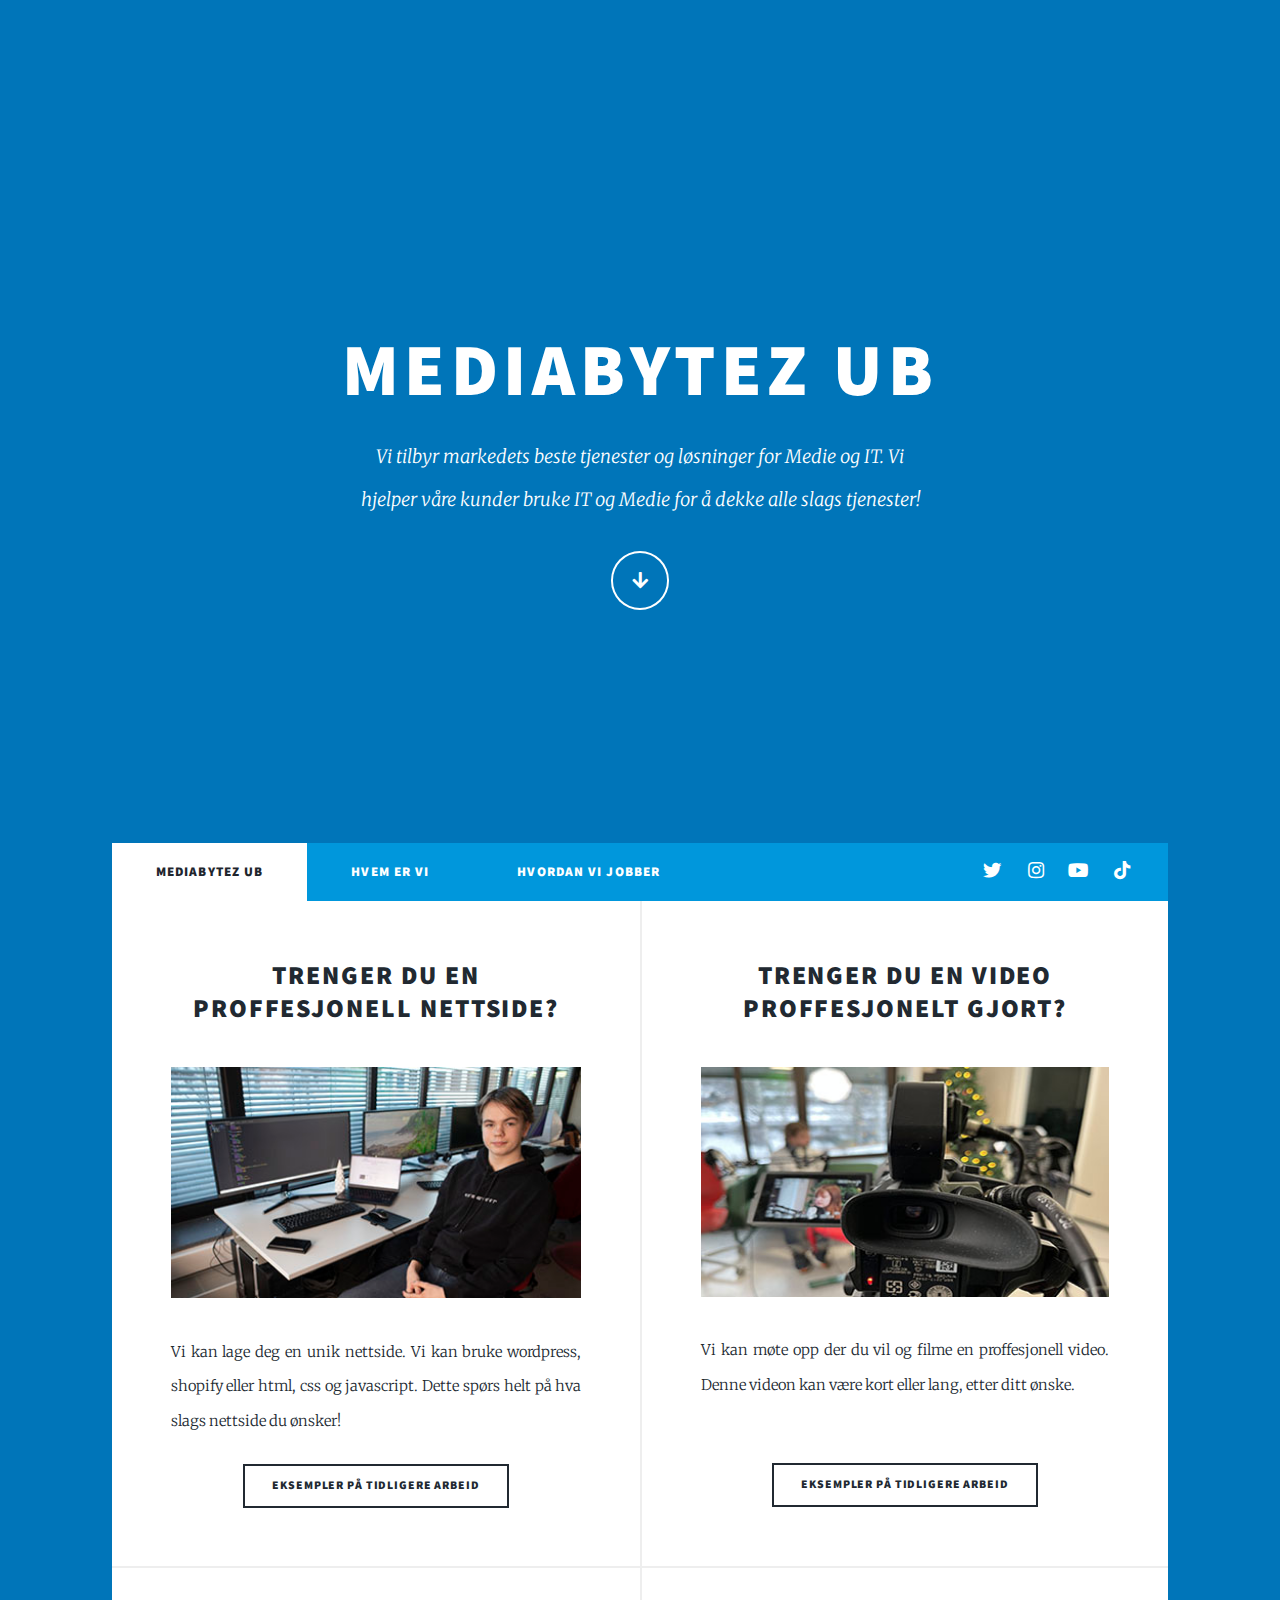
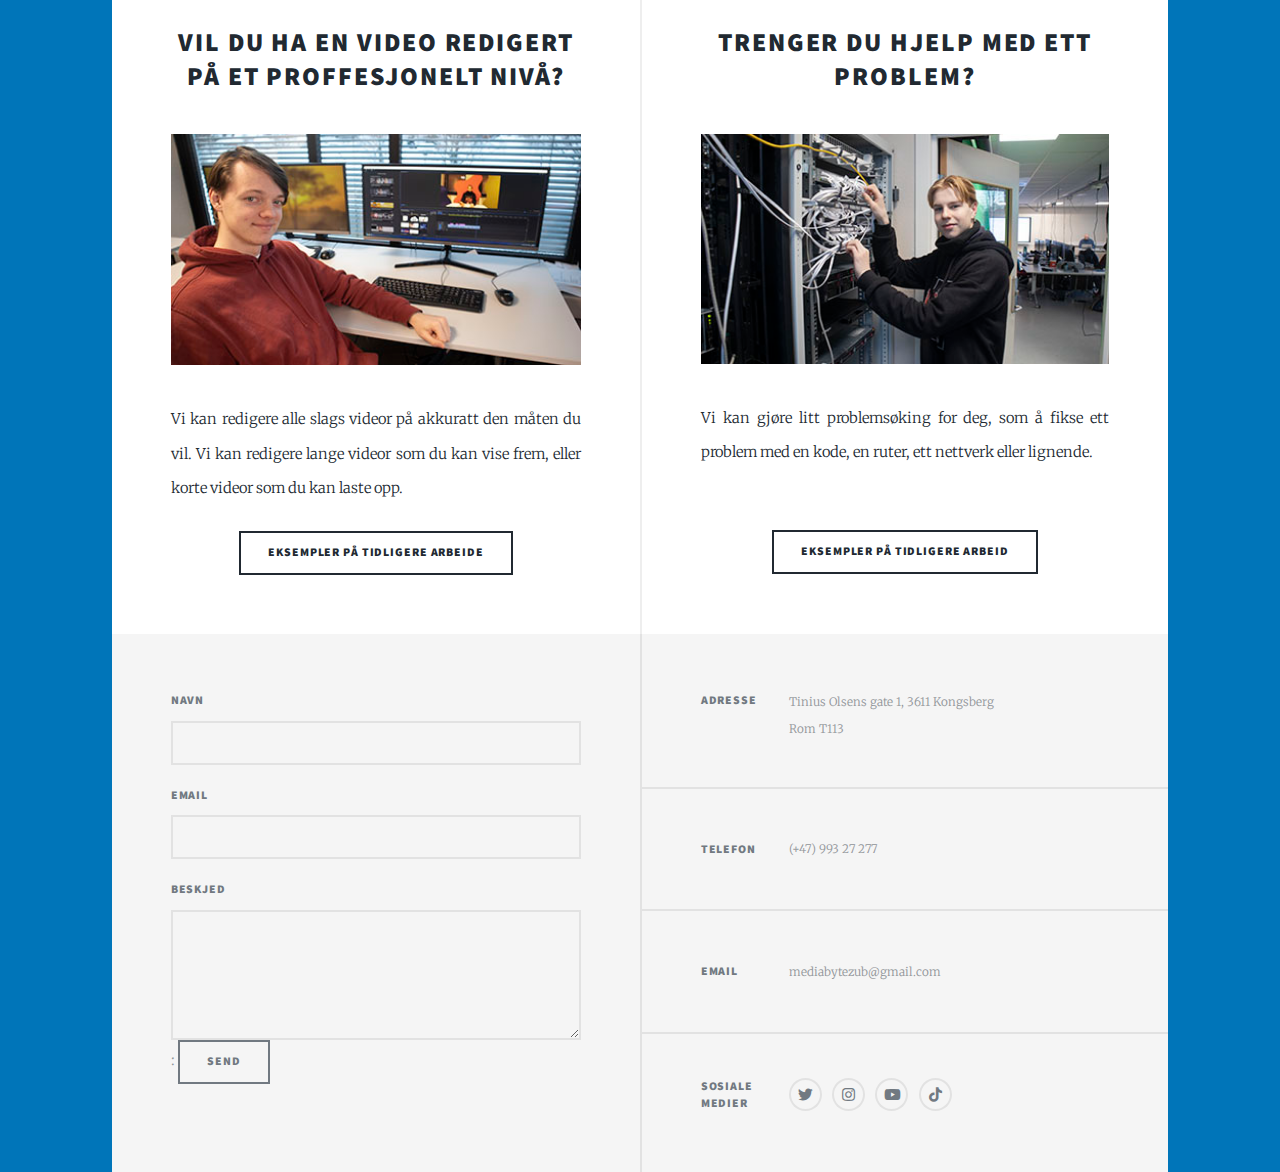
<file: index.html>
<!DOCTYPE HTML>
<html><head>
		<title>Mediabytez UB</title>
		<link rel="icon" type="image/x-icon" href="images/mediabytez.png">
		<meta charset="utf-8" />
		<meta name="viewport" content="width=device-width, initial-scale=1, user-scalable=no" />
		<link rel="stylesheet" href="assets/css/main.css" />
		<noscript><link rel="stylesheet" href="assets/css/noscript.css" /></noscript>
		<script async src="https://pagead2.googlesyndication.com/pagead/js/adsbygoogle.js?client=ca-pub-2313221067395335" crossorigin="anonymous"></script>
	</head>
	<body class="is-preload">

		<!-- Wrapper -->
			<div id="wrapper" class="fade-in">

				<!-- Intro -->
					<div id="intro">
						<h1>Mediabytez UB</h1>
						<p> Vi tilbyr markedets beste tjenester og løsninger for Medie og IT.  Vi <br /> 
					hjelper våre kunder bruke IT og Medie for å dekke alle slags tjenester!</p>
						<ul class="actions">
							<li><a href="#header" class="button icon solid solo fa-arrow-down scrolly"></a></li>
						</ul>
					</div>

				<!-- Header -->
					<header id="header">
						<a class="logo"> <img src="images/mediabytez.png" alt="" id="logoen"></a>
					</header>

				<!-- Nav -->
					<nav id="nav">
						<ul class="links">
							<li class="active"><a href="index.html">Mediabytez UB</a></li>
							<li><a href="generic.html">Hvem er vi</a></li>
							<li><a href="Hvordan vi jobber.html">Hvordan vi jobber</a></li>
							
						</ul>
						<ul class="icons">
							<li><a href="https://twitter.com/mediabytezub" target="_blank" class="icon brands fa-twitter"><span class="label">Twitter</span></a></li>
							<li><a href="https://www.instagram.com/mediabytezub/" target="_blank" class="icon brands fa-instagram"><span class="label">Instagram</span></a></li>
							<li><a href="https://www.youtube.com/@mediabytezub" target="_blank" class="icon brands alt fa-youtube"><span class="label">YouTube</span></a></li>
							<li><a href="https://www.tiktok.com/@mediabytezub?_t=8Yk6bKEMvXq&_r=1" target="_blank" class="icon brands fa-tiktok"><span class="label">TikTok</span></a></li>
						</ul>
					</nav>

				<!-- Main -->
					<div id="main">

						

						<!-- Posts -->
							<section class="posts">
								<article>
									<header>
										
										<h2><a href="webdesign.html">Trenger du en proffesjonell nettside?<br />
										</a></h2>
									</header>
									<a href="webdesign.html" class="image fit"><img src="images/kode.png"  alt="" /></a>
									<p>Vi kan lage deg en unik nettside. Vi kan bruke wordpress, shopify eller html, css og javascript. 
									Dette spørs helt på hva slags nettside du ønsker!</p>
									<ul class="actions special">
										<li><a href="webdesign.html" class="button">Eksempler på tidligere arbeid</a></li>
									</ul>
								</article>
								<article>
									<header>
									<h2><a href="video.html">Trenger du en video proffesjonelt gjort?<br />
										</a></h2>
									</header>
									<a href="video.html" class="image fit"><img src="images/video3.jpg" alt="" /></a>
									<p>Vi kan møte opp der du vil og filme en proffesjonell video. Denne videon kan være kort 
									eller lang, etter ditt ønske. </p>
									<ul class="actions special">
										<li><a href="video.html" class="button">Eksempler på tidligere arbeid</a></li>
									</ul>
								</article>
									<article>
									<header>
								
										<h2><a href="redigering.html">Vil du ha en video redigert på et proffesjonelt nivå?<br />
										</a></h2>
									</header>
									<a href="redigering.html" class="image fit"><img src="images/redigering.png"  alt="" /></a>
									<p>Vi kan redigere alle slags videor på akkuratt den måten du vil. Vi kan redigere lange videor som du kan vise frem,
									eller korte videor som du kan laste opp.</p>
									<ul class="actions special">
										<li><a href="redigering.html" class="button">Eksempler på tidligere arbeidE</a></li>
									</ul>
								</article>
								<article>
									<header>
									
										<h2><a href="ruter.html">Trenger du hjelp med ett problem? <br />
										</a></h2>
									</header>
									<a href="ruter.html" class="image fit"><img src="images/ruter.png" alt="" /></a>
									<p>Vi kan gjøre litt problemsøking for deg, som å fikse ett
										problem med en kode, en ruter, ett nettverk eller lignende.</p>
									<ul class="actions special">
										<li><a href="ruter.html" class="button"> Eksempler på tidligere arbeid </a></li>
									</ul>
								</article>	
							</section>

					</div>

				<!-- Footer -->
					<footer id="footer">
						<section>
							<form method="post" action="#">
								<div class="fields">
									<div class="field">
										<label for="name">Navn</label>
										<input type="text" name="name" id="name" />
									</div>
									<div class="field">
										<label for="email">Email</label>
										<input type="text" name="email" id="email" />
									</div>
									<div class="field">
										<label for="message">Beskjed</label>
										<textarea name="message" id="message" rows="3"></textarea>
										
												<form method="post" action="https://www.example.com/cgi-bin/FormMail.pl" accept-charset="ISO-8859-1" onsubmit="var   originalCharset = document.charset; document.charset = 'ISO-8859-1';
  window.onbeforeunload = function (){document.charset=originalCharset;};">:
  <input type="submit" value="Send" /> 
     <input type="hidden" name="recipient" value="mediabytezub@gmail.com" />
    <input type="hidden" name="subject" value="Subject" />
    <input type="hidden" name="redirect"  value="https://www.example.com/thanks.html" />
    <input type="hidden" name="missing_fields_redirect"  value="https://www.example.com/error.html" />
    <input type="hidden" name="required" value="realname,email,Message" />

</form>

									</div>
								</div>
								
								
								<ul class="actions">

								</ul>
							</form>
						</section>
						<section class="split contact">
							<section class="alt">
								<h3>Adresse</h3>
								<p>Tinius Olsens gate 1, 3611 Kongsberg<br />
								Rom T113</p>
							</section>
							<section>
								<h3>Telefon</h3>
								<p>(+47) 993 27 277</p>
							</section>
							<section>
								<h3>Email</h3>
								<p>mediabytezub@gmail.com</p>
							</section>
							<section>
								<h3>Sosiale Medier</h3>
								<ul class="icons alt">
									<li><a href="https://twitter.com/mediabytezub" target="_blank" class="icon brands alt fa-twitter"><span class="label">Twitter</span></a></li>
									<li><a href="https://www.instagram.com/mediabytezub/" target="_blank" class="icon brands alt fa-instagram"><span class="label">Instagram</span></a></li>
									<li><a href="https://www.youtube.com/@mediabytezub" target="_blank" class="icon brands alt fa-youtube"><span class="label">YouTube</span></a></li>
									<li><a href="https://www.tiktok.com/@mediabytezub?_t=8Yk6bKEMvXq&_r=1" target="_blank" class="icon brands alt fa-tiktok"><span class="label">TikTok</span></a></li>
								</ul>
							</section>
						</section>
					</footer>

				
			</div>

		<!-- Scripts -->
			<script src="assets/js/jquery.min.js"></script>
			<script src="assets/js/jquery.scrollex.min.js"></script>
			<script src="assets/js/jquery.scrolly.min.js"></script>
			<script src="assets/js/browser.min.js"></script>
			<script src="assets/js/breakpoints.min.js"></script>
			<script src="assets/js/util.js"></script>
			<script src="assets/js/main.js"></script>

	</body>
</html>
</file>
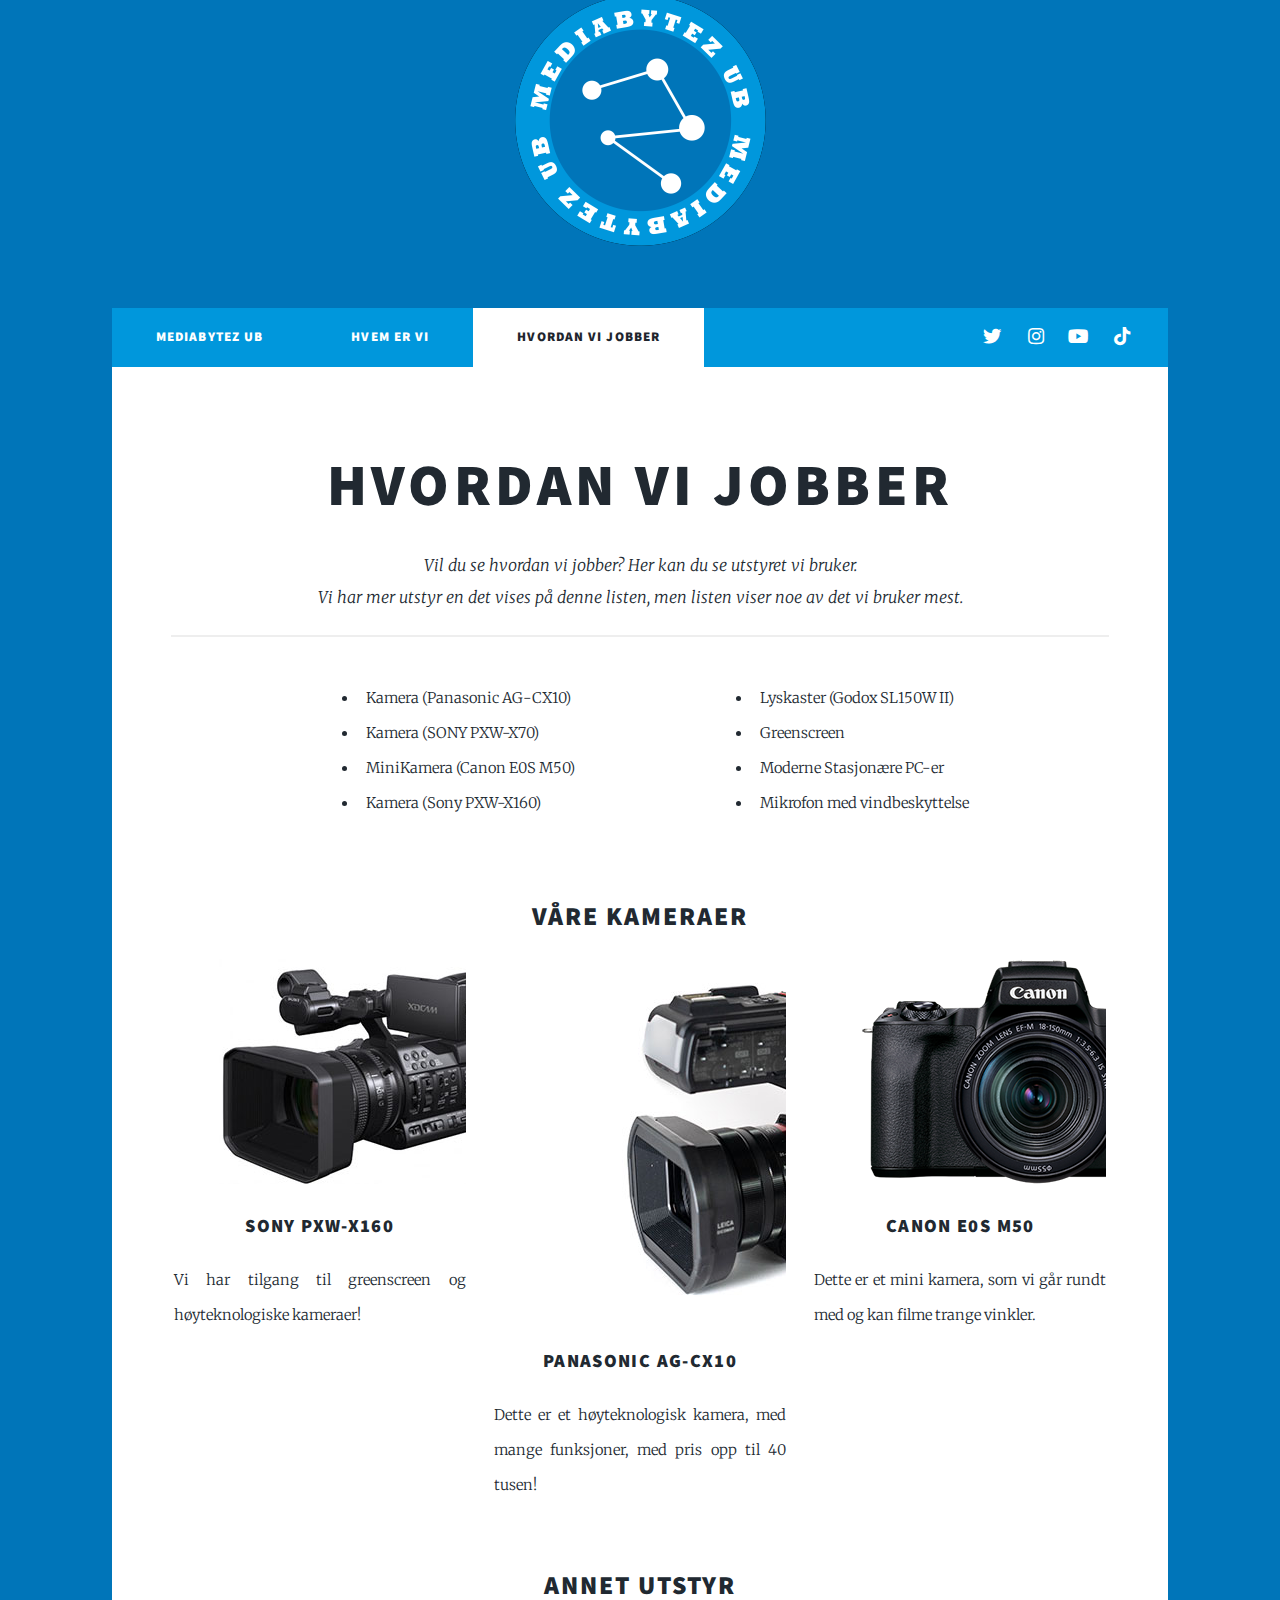
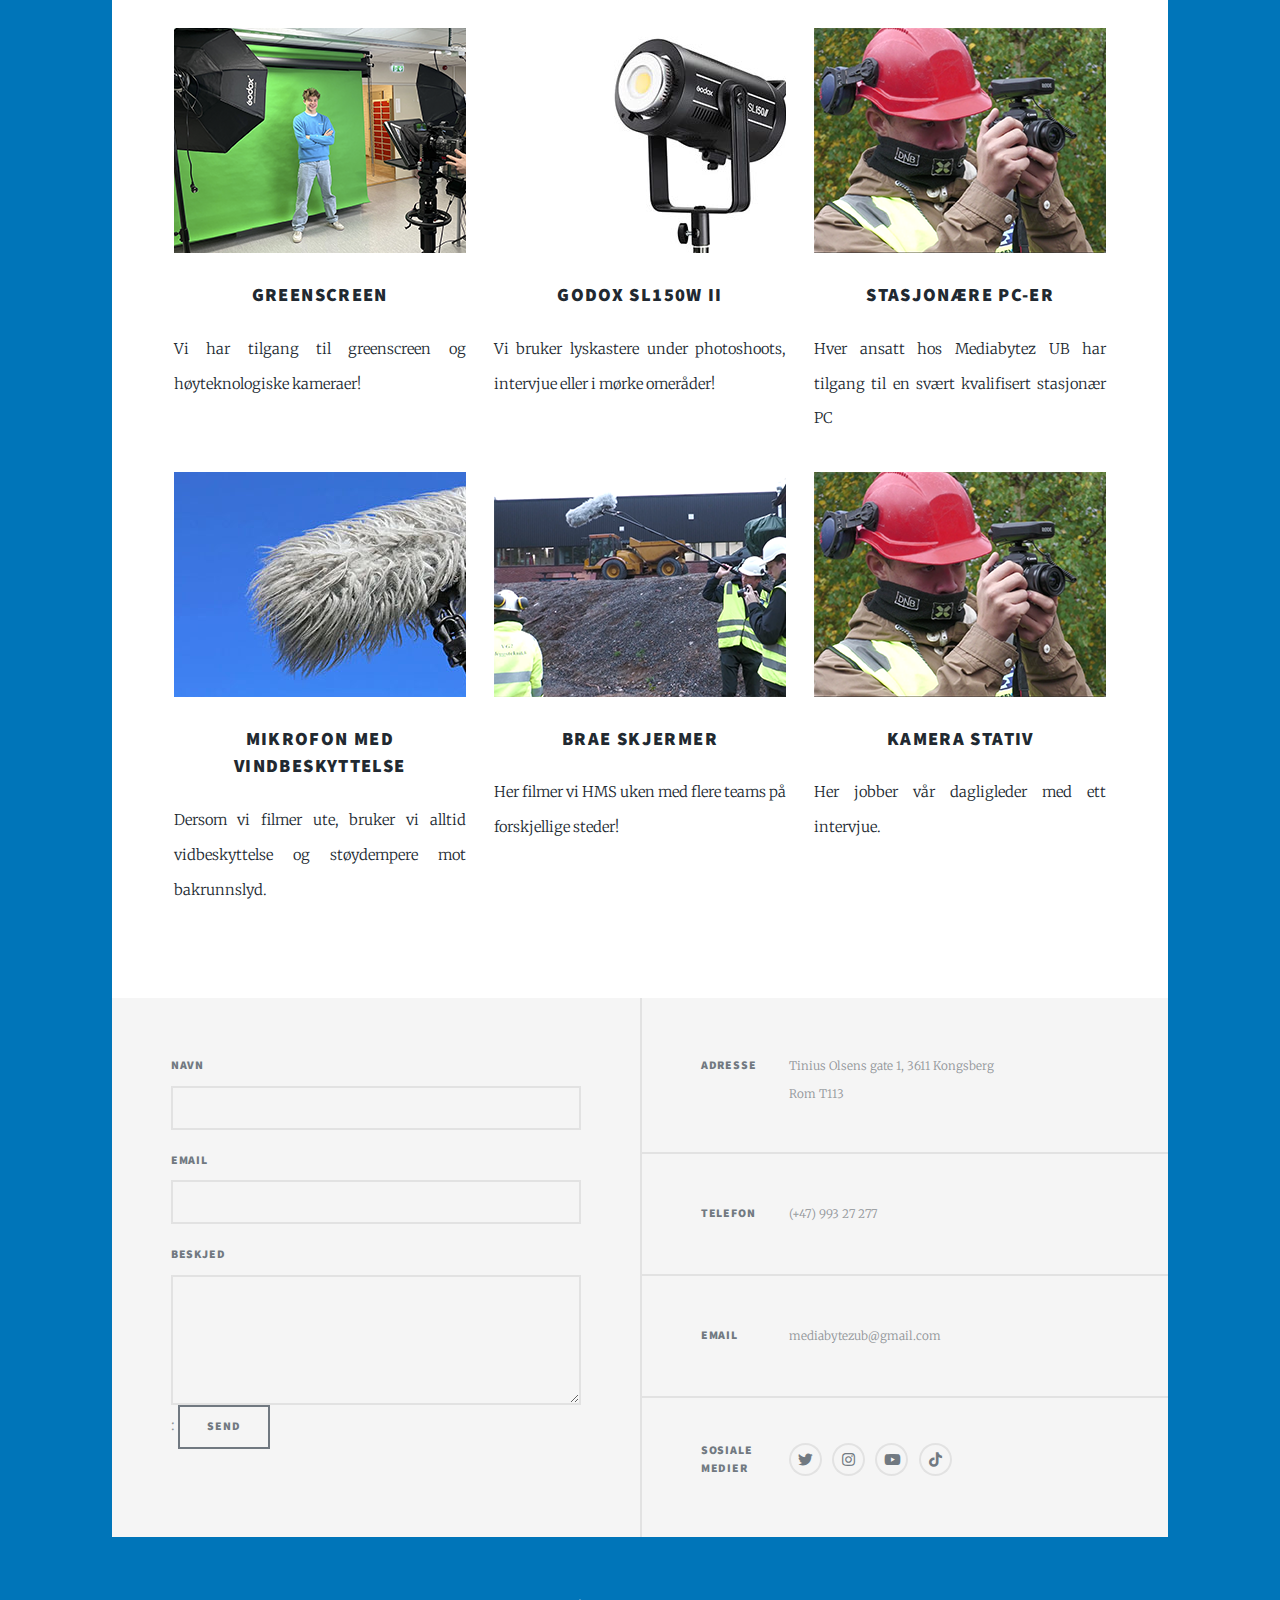
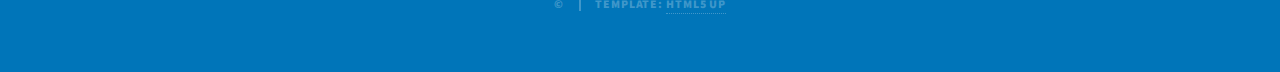
<file: Hvordan vi jobber.html>
<!DOCTYPE HTML>
<!--
	Massively by HTML5 UP
	html5up.net | @ajlkn
	Free for personal and commercial use under the CCA 3.0 license (html5up.net/license)
-->
<html>
	<head>
		<title>Hvordan vi jobber</title>
		<link rel="icon" type="image/x-icon" href="images/mediabytez.png">
		<meta charset="utf-8" />
		<meta name="viewport" content="width=device-width, initial-scale=1, user-scalable=no" />
		<link rel="stylesheet" href="assets/css/main.css" />
		<noscript><link rel="stylesheet" href="assets/css/noscript.css" /></noscript>
		<script async src="https://pagead2.googlesyndication.com/pagead/js/adsbygoogle.js?client=ca-pub-2313221067395335" crossorigin="anonymous"></script>
	</head>
	<body class="is-preload">

		<!-- Wrapper -->
			<div id="wrapper">

				<!-- Header -->
					<header id="header">
						<a href="index.html" class="logo"> <img src="images/mediabytez.png" id="logoen" alt=""></a>
					</header>

				<!-- Nav -->
					<nav id="nav">
						<ul class="links">
							<li><a href="index.html">Mediabytez UB</a></li>
							<li><a href="generic.html">Hvem er vi</a></li>
							<li class="active"><a href="Hvordan vi jobber.html">Hvordan vi jobber</a></li>
							
						</ul>
					<section>
					
						<ul class="icons alt">
							<li><a href="https://twitter.com/mediabytezub" target="_blank" class="icon brands fa-twitter"><span class="label">Twitter</span></a></li>
							<li><a href="https://www.instagram.com/mediabytezub/" target="_blank" class="icon brands fa-instagram"><span class="label">Instagram</span></a></li>
							<li><a href="https://www.youtube.com/@mediabytezub" target="_blank" class="icon brands alt fa-youtube"><span class="label">YouTube</span></a></li>
							<li><a href="https://www.tiktok.com/@mediabytezub?_t=8Yk6bKEMvXq&_r=1" target="_blank" class="icon brands fa-tiktok"><span class="label">TikTok</span></a></li>
						</ul>
							</section>
					</nav>

				<!-- Main -->
					<div id="main">

						<!-- Post -->
							<section class="post">
								<header class="major">
									<h1>Hvordan vi jobber</h1>
									<p>Vil du se hvordan vi jobber? Her kan du se utstyret vi bruker.
										<br> Vi har mer utstyr en det vises på denne listen, men listen viser noe av  det vi bruker mest.
									</p>
								</header>
								<hr>
								<ul class="venstre">
									<li>Kamera (Panasonic AG-CX10)</li>
									<li>Kamera (SONY PXW-X70)</li>
									<li>MiniKamera (Canon E0S M50) </li>
									<li>Kamera (Sony PXW-X160)</li>
								</ul>
								<ul class="høyre">
									<li>Lyskaster (Godox SL150W II)</li>
									<li>Greenscreen</li>
									<li>Moderne Stasjonære PC-er</li>
									<li>Mikrofon med vindbeskyttelse</li>
								</ul>
								<br><br>

								<h2 class="major"><span>Våre kameraer</span></h2>	
									<div class="row">
												<div class="col-4 col-12-medium">

													<!-- Feature -->
														<section class="box feature">
															<a class="image featured"><img src="images/PXW-X160.jpg" alt="" /></a>
															<h3><a>Sony PXW-X160</a></h3>
															<p>Vi har tilgang til greenscreen og høyteknologiske kameraer!</p>
														</section>

												</div>
												<div class="col-4 col-12-medium">

													<!-- Feature -->
														<section class="box feature">
															<a class="image featured"><img src="images/AG-CX10.jpg" alt="" /></a>
															<h3><a>Panasonic AG-CX10</a></h3>
															<p>Dette er et høyteknologisk kamera, med mange funksjoner, med pris opp til 40 tusen!</p>
														</section>

												</div>
												<div class="col-4 col-12-medium">

													<!-- Feature -->
														<section class="box feature">
															<a class="image featured"><img src="images/EOS M50.png" alt="" /></a>
															<h3><a>Canon E0S M50</a></h3>
															<p> Dette er et mini kamera, som vi går rundt med og kan filme trange vinkler. </p>
														</section>

												</div>
									</div>

									<br>
									<h2 class="utstyr"><span>Annet utstyr</span></h2>	
									<div class="row">
												<div class="col-4 col-12-medium">

													<!-- Feature -->
														<section class="box feature">
															<a class="image featured"><img src="images/filming.png" alt="" /></a>
															<h3><a>Greenscreen</a></h3>
															<p>Vi har tilgang til greenscreen og høyteknologiske kameraer!</p>
														</section>

												</div>
												<div class="col-4 col-12-medium">

													<!-- Feature -->
														<section class="box feature">
															<a class="image featured"><img src="images/SL150W.jpg" alt="" /></a>
															<h3><a>Godox SL150W II</a></h3>
															<p>Vi bruker lyskastere under photoshoots, intervjue eller i mørke omeråder!</p>
														</section>

												</div>
												<div class="col-4 col-12-medium">

													<!-- Feature -->
														<section class="box feature">
															<a class="image featured"><img src="images/vidoechris.png" alt="" /></a>
															<h3><a>Stasjonære PC-er</a></h3>
															<p> Hver ansatt hos Mediabytez UB har tilgang til en svært kvalifisert stasjonær PC</p>
														</section>

												</div>

												<div class="col-4 col-12-medium">

													<!-- Feature -->
														<section class="box feature">
															<a class="image featured"><img src="images/mic.jpg" alt="" /></a>
															<h3><a>Mikrofon med vindbeskyttelse</a></h3>
															<p>Dersom vi filmer ute, bruker vi alltid vidbeskyttelse og støydempere mot bakrunnslyd.</p>
														</section>

												</div>
												<div class="col-4 col-12-medium">

													<!-- Feature -->
														<section class="box feature">
															<a class="image featured"><img src="images/videofilming.png" alt="" /></a>
															<h3><a>Brae skjermer</a></h3>
															<p>Her filmer vi HMS uken med flere teams på forskjellige steder!</p>
														</section>

												</div>
												<div class="col-4 col-12-medium">

													<!-- Feature -->
														<section class="box feature">
															<a class="image featured"><img src="images/vidoechris.png" alt="" /></a>
															<h3><a>Kamera stativ</a></h3>
															<p> Her jobber vår dagligleder med ett intervjue.</p>
														</section>

												</div>
									</div>
							</section>
					</div>

				<!-- Footer -->
					<footer id="footer">
						<section>
							<form method="post" action="#">
								<div class="fields">
									<div class="field">
										<label for="name">Navn</label>
										<input type="text" name="name" id="name" />
									</div>
									<div class="field">
										<label for="email">Email</label>
										<input type="text" name="email" id="email" />
									</div>
									<div class="field">
										<label for="message">Beskjed</label>
										<textarea name="message" id="message" rows="3"></textarea>
										
												<form method="post" action="https://www.example.com/cgi-bin/FormMail.pl" accept-charset="ISO-8859-1" onsubmit="var   originalCharset = document.charset; document.charset = 'ISO-8859-1';
  window.onbeforeunload = function (){document.charset=originalCharset;};">:
  <input type="submit" value="Send" /> 
     <input type="hidden" name="recipient" value="mediabytezub@gmail.com" />
    <input type="hidden" name="subject" value="Subject" />
    <input type="hidden" name="redirect"  value="https://www.example.com/thanks.html" />
    <input type="hidden" name="missing_fields_redirect"  value="https://www.example.com/error.html" />
    <input type="hidden" name="required" value="realname,email,Message" />

</form>

									</div>
								</div>
								
								
								<ul class="actions">

								</ul>
							</form>
						</section>
						<section class="split contact">
							<section class="alt">
								<h3>Adresse</h3>
								<p>Tinius Olsens gate 1, 3611 Kongsberg<br />
								Rom T113</p>
							</section>
							<section>
								<h3>Telefon</h3>
								<p>(+47) 993 27 277</p>
							</section>
							<section>
								<h3>Email</h3>
								<p>mediabytezub@gmail.com</p>
							</section>
							<section>
								<h3>Sosiale Medier</h3>
								<ul class="icons alt">
									<li><a href="https://twitter.com/mediabytezub" target="_blank" class="icon brands alt fa-twitter"><span class="label">Twitter</span></a></li>
									<li><a href="https://www.instagram.com/mediabytezub/" target="_blank" class="icon brands alt fa-instagram"><span class="label">Instagram</span></a></li>
									<li><a href="https://www.youtube.com/@mediabytezub" target="_blank" class="icon brands alt fa-youtube"><span class="label">YouTube</span></a></li>
									<li><a href="https://www.tiktok.com/@mediabytezub?_t=8Yk6bKEMvXq&_r=1" target="_blank" class="icon brands alt fa-tiktok"><span class="label">TikTok</span></a></li>
								</ul>
							</section>
						</section>
					</footer>
<!-- Copyright -->
					<div id="copyright">
						<ul><li>&copy; </li><li>Template: <a href="https://html5up.net">HTML5 UP</a></li></ul>
					</div>

			</div>
				

		<!-- Scripts -->
			<script src="assets/js/jquery.min.js"></script>
			<script src="assets/js/jquery.scrollex.min.js"></script>
			<script src="assets/js/jquery.scrolly.min.js"></script>
			<script src="assets/js/browser.min.js"></script>
			<script src="assets/js/breakpoints.min.js"></script>
			<script src="assets/js/util.js"></script>
			<script src="assets/js/main.js"></script>

	</body>
</html>
</file>
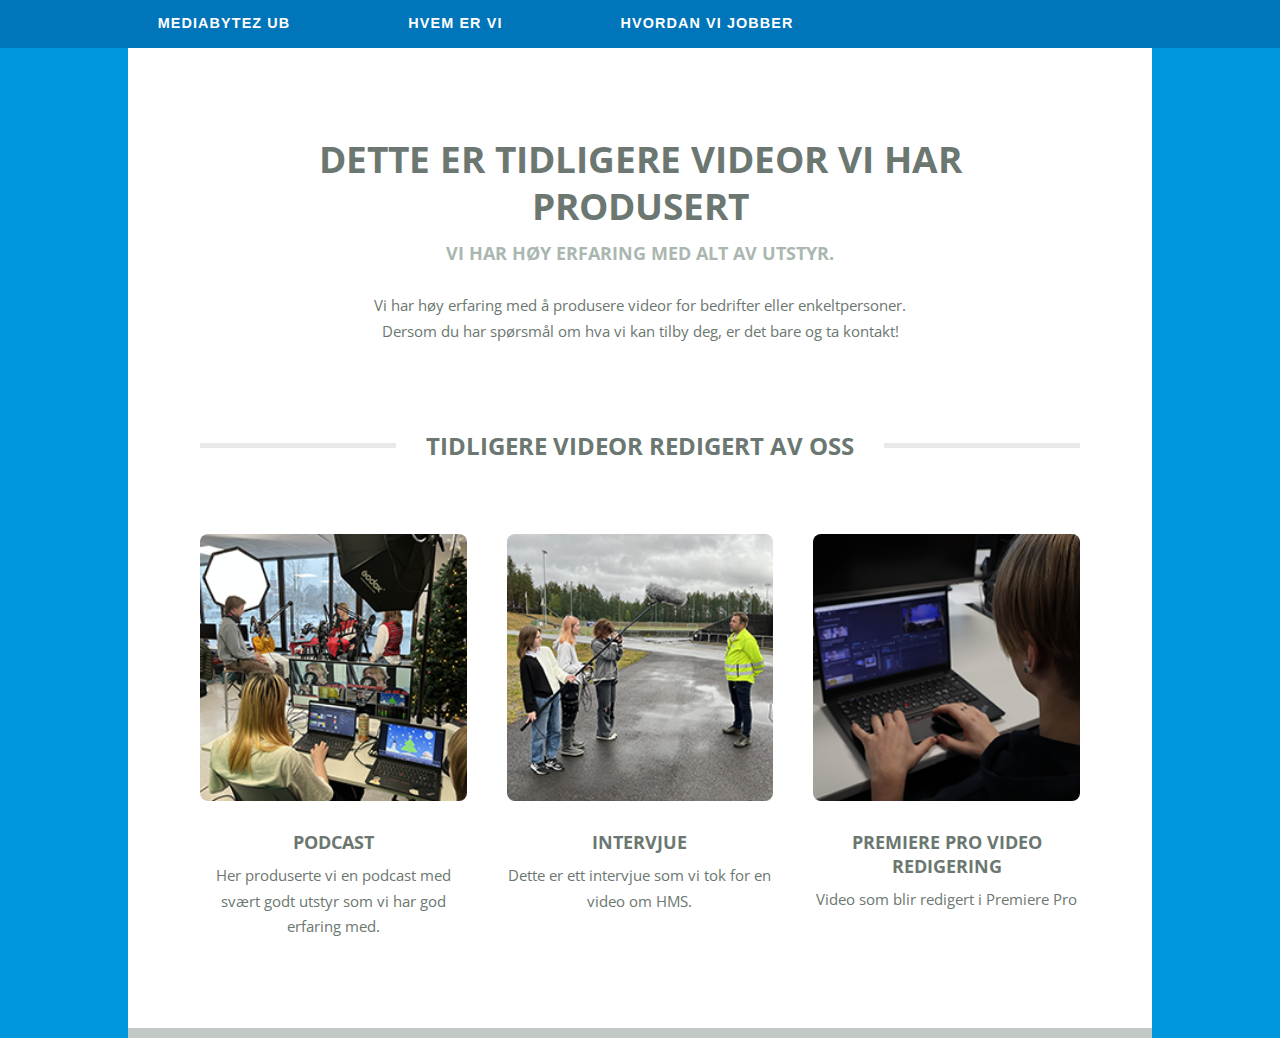
<file: redigering.html>
<!DOCTYPE HTML>

<html>
	<head>
		<title>Video redigering</title>
		<link rel="icon" type="image/x-icon" href="images/mediabytez.png">
		<meta charset="utf-8" />
		<meta name="viewport" content="width=device-width, initial-scale=1, user-scalable=no" />
		<link rel="stylesheet" href="styles.css" />
		<script async src="https://pagead2.googlesyndication.com/pagead/js/adsbygoogle.js?client=ca-pub-2313221067395335" crossorigin="anonymous"></script>
	</head>
	<body class="homepage is-preload">
		<div id="page-wrapper">

			
					
					</div>
						<!-- Nav -->
					<nav id="nav">
						<ul class="links">
							<li><a href="index.html">Mediabytez UB</a></li>
							<li><a href="generic.html">Hvem er vi</a></li>
							<li><a href="Hvordan vi jobber.html">Hvordan vi jobber</a></li>
							
						</ul>
					</nav>
				

			<!-- Main -->
				<section id="main">
					<div class="container">
						<div class="row gtr-200">
							<div class="col-12">

								<!-- Highlight -->
									<section class="box highlight">
									
										<header>
											<h2>Dette er tidligere videor vi har produsert</h2>
											<p>Vi har høy erfaring med alt av utstyr.</p>
										</header>
										<p>
											Vi har høy erfaring med å produsere videor for bedrifter eller enkeltpersoner.<br />
									       Dersom du har spørsmål om hva vi kan tilby deg, er det bare og ta kontakt!
										</p>
									</section>

							</div>
							<div class="col-12">

								<!-- Features -->
									<section class="box features">
										<h2 class="major"><span>Tidligere videor redigert av oss</span></h2>
										<div>
											<div class="row">
												<div class="col-4 col-12-medium">

													<!-- Feature -->
														<section class="box feature">
															<a class="image featured"><img src="images/video1.png" alt="" /></a>
															<h3><a>Podcast</a></h3>
															<p>
																Her produserte vi en podcast med svært godt utstyr som vi har god
																erfaring med.
															</p>
														</section>

												</div>
												<div class="col-4 col-12-medium">

													<!-- Feature -->
														<section class="box feature">
															<a class="image featured"><img src="images/intervjue.png" alt="" /></a>
															<h3><a>Intervjue</a></h3>
															<p>
																Dette er ett intervjue som vi tok for en video om HMS.
															</p>
														</section>

												</div>
												<div class="col-4 col-12-medium">

													<!-- Feature -->
														<section class="box feature">
															<a class="image featured"><img src="images/ole.png" alt="" /></a>
															<h3><a>Premiere Pro video redigering</a></h3>
															<p>
																Video som blir redigert i Premiere Pro
															</p>
														</section>

												</div>
												
											</div>
										</div>
									</section>

							</div>

						</div>
					</div>
				</section>			
							

		<!-- Scripts -->
			<script src="file:///C|/Users/Larse/OneDrive/Dokumenter/hangman/assets/js/jquery.min.js"></script>
			<script src="file:///C|/Users/Larse/OneDrive/Dokumenter/hangman/assets/js/jquery.dropotron.min.js"></script>
			<script src="file:///C|/Users/Larse/OneDrive/Dokumenter/hangman/assets/js/jquery.scrolly.min.js"></script>
			<script src="file:///C|/Users/Larse/OneDrive/Dokumenter/hangman/assets/js/browser.min.js"></script>
			<script src="file:///C|/Users/Larse/OneDrive/Dokumenter/hangman/assets/js/breakpoints.min.js"></script>
			<script src="file:///C|/Users/Larse/OneDrive/Dokumenter/hangman/assets/js/util.js"></script>
			<script src="file:///C|/Users/Larse/OneDrive/Dokumenter/hangman/assets/js/main.js"></script>
		
	</body>
</html>
</file>
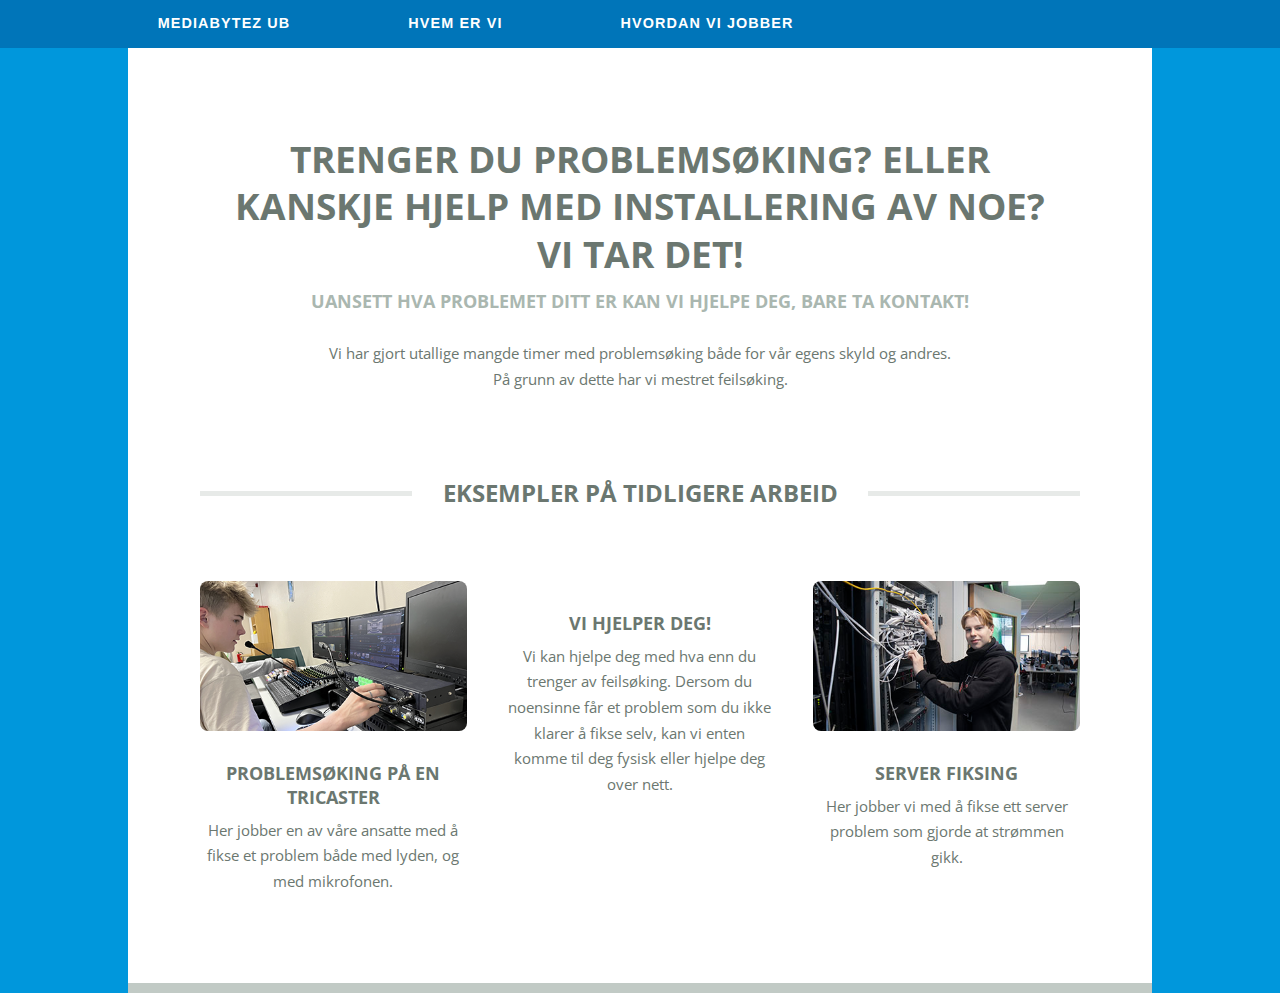
<file: ruter.html>
<!DOCTYPE HTML>

<html>
	<head>
		<title>Feilsøking</title>
		<link rel="icon" type="image/x-icon" href="images/mediabytez.png">
		<meta charset="utf-8" />
		<meta name="viewport" content="width=device-width, initial-scale=1, user-scalable=no" />
		<link rel="stylesheet" href="styles.css" />
		<script async src="https://pagead2.googlesyndication.com/pagead/js/adsbygoogle.js?client=ca-pub-2313221067395335" crossorigin="anonymous"></script>
	</head>
	<body class="homepage is-preload">
		<div id="page-wrapper">

			
					
					</div>
						<!-- Nav -->
					<nav id="nav">
						<ul class="links">
							<li><a href="index.html">Mediabytez UB</a></li>
							<li><a href="generic.html">Hvem er vi</a></li>
							<li><a href="Hvordan vi jobber.html">Hvordan vi jobber</a></li>
						</ul>
					</nav>
				

			<!-- Main -->
				<section id="main">
					<div class="container">
						<div class="row gtr-200">
							<div class="col-12">

								<!-- Highlight -->
									<section class="box highlight">
									
										<header>
											<h2>Trenger du problemsøking? Eller kanskje hjelp med installering av noe? Vi tar det!</h2>
											<p>Uansett hva problemet ditt er kan vi hjelpe deg, bare ta kontakt!</p>
										</header>
										<p>
											Vi har gjort utallige mangde timer med problemsøking både for vår egens skyld og andres.<br />
											På grunn av dette har vi mestret feilsøking.
										</p>
									</section>

							</div>
							<div class="col-12">

								<!-- Features -->
									<section class="box features">
										<h2 class="major"><span>Eksempler på tidligere arbeid</span></h2>
										<div>
											<div class="row">
												<div class="col-4 col-12-medium">

													<!-- Feature -->
														<section class="box feature">
															<a class="image featured"><img src="images/troubleshooting.png" alt="" /></a>
															<h3><a>Problemsøking på en TriCaster</a></h3>
															<p>
																Her jobber en av våre ansatte med å fikse et problem både
																med lyden, og med mikrofonen.
																
															</p>
														</section>

												</div>
												<div class="col-4 col-12-medium">

													<!-- Feature -->
														<section class="box feature">
															<a class="image featured"></a>
															<h3><a>Vi hjelper deg!</a></h3>
															<p>
																Vi kan hjelpe deg med hva enn du trenger av feilsøking.
																Dersom du noensinne får et problem som du ikke klarer å fikse selv, kan
																vi enten komme til deg fysisk eller hjelpe deg over nett.
															</p>
														</section>

												</div>
												<div class="col-4 col-12-medium">

													<!-- Feature -->
														<section class="box feature">
															<a class="image featured"><img src="images/ruter.png" alt="" /></a>
															<h3><a>Server fiksing</a></h3>
															<p>
																Her jobber vi med å fikse ett server problem som gjorde at strømmen gikk.
															
															</p>
														</section>

												</div>
												
											</div>
										</div>
									</section>

							</div>

						</div>
					</div>
				</section>

									
		<!-- Scripts -->
			<script src="file:///C|/Users/Larse/OneDrive/Dokumenter/hangman/assets/js/jquery.min.js"></script>
			<script src="file:///C|/Users/Larse/OneDrive/Dokumenter/hangman/assets/js/jquery.dropotron.min.js"></script>
			<script src="file:///C|/Users/Larse/OneDrive/Dokumenter/hangman/assets/js/jquery.scrolly.min.js"></script>
			<script src="file:///C|/Users/Larse/OneDrive/Dokumenter/hangman/assets/js/browser.min.js"></script>
			<script src="file:///C|/Users/Larse/OneDrive/Dokumenter/hangman/assets/js/breakpoints.min.js"></script>
			<script src="file:///C|/Users/Larse/OneDrive/Dokumenter/hangman/assets/js/util.js"></script>
			<script src="file:///C|/Users/Larse/OneDrive/Dokumenter/hangman/assets/js/main.js"></script>

	</body>
</html>
</file>
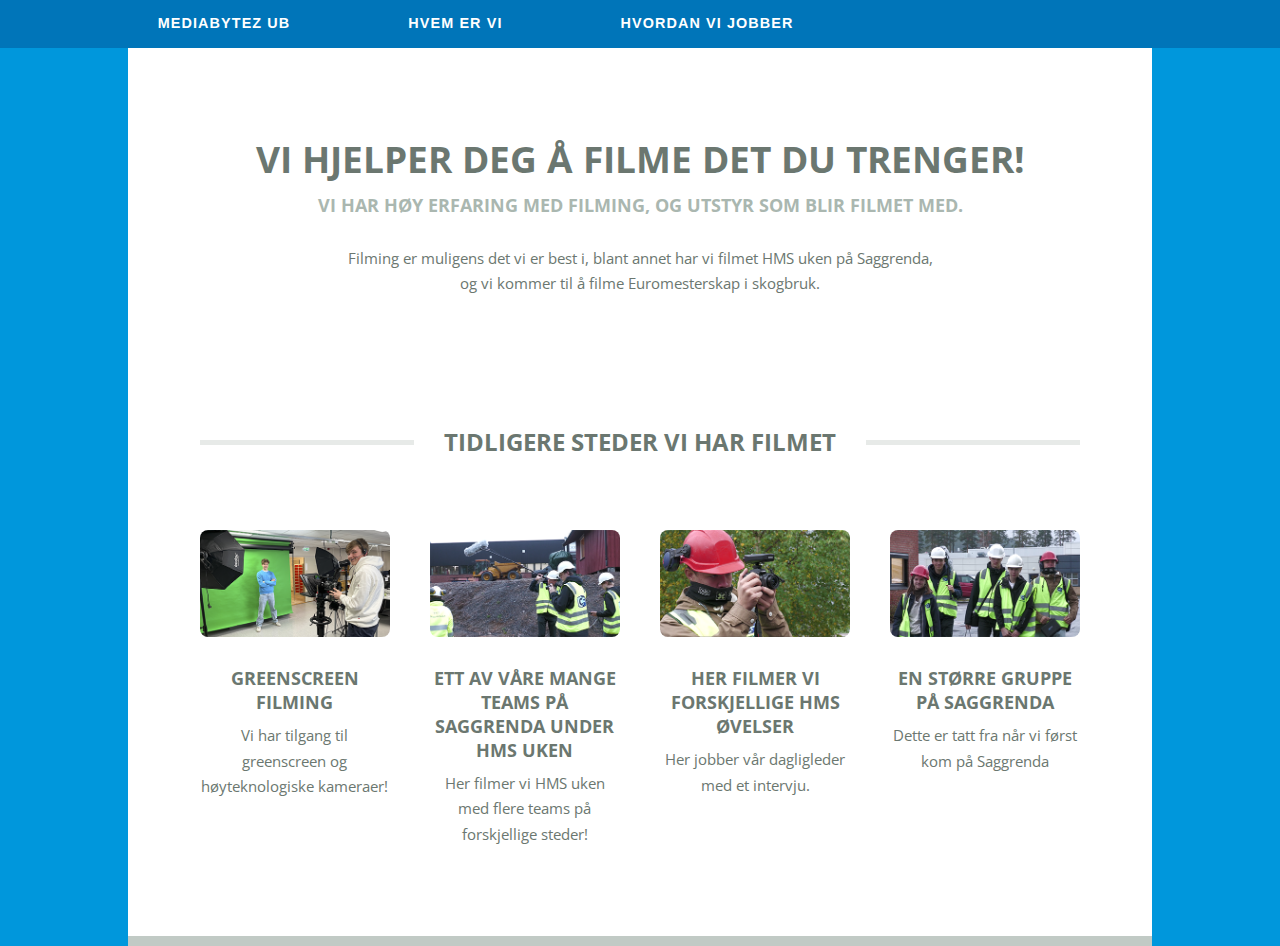
<file: video.html>
<!DOCTYPE HTML>

<html>
	<head>
		<title>Video Produksjon</title>
		<link rel="icon" type="image/x-icon" href="images/mediabytez.png">
		<meta charset="utf-8" />
		<meta name="viewport" content="width=device-width, initial-scale=1, user-scalable=no" />
		<link rel="stylesheet" href="styles.css" />
		<script async src="https://pagead2.googlesyndication.com/pagead/js/adsbygoogle.js?client=ca-pub-2313221067395335" crossorigin="anonymous"></script>
	</head>
	<body class="homepage is-preload">
		<div id="page-wrapper">

			
					
					</div>
						<!-- Nav -->
					<nav id="nav">
						<ul class="links">
							<li><a href="index.html">Mediabytez UB</a></li>
							<li><a href="generic.html">Hvem er vi</a></li>
							<li><a href="Hvordan vi jobber.html">Hvordan vi jobber</a></li>
							
						</ul>
					</nav>
				

			<!-- Main -->
				<section id="main">
					<div class="container">
						<div class="row gtr-200">
							<div class="col-12">

								<!-- Highlight -->
									<section class="box highlight">
										<div class="box">
									
										<header>
											<h2>Vi hjelper deg å filme det du trenger!</h2>
											<p>Vi har høy erfaring med filming, og utstyr som blir filmet med.</p>
										</header>
										<p>
											Filming er muligens det vi er best i, blant annet har vi filmet HMS uken på Saggrenda,<br />
											og vi kommer til å filme Euromesterskap i skogbruk.
										</p>
										</div>	</section>

							</div>
							<div class="col-12">

								<!-- Features -->
									<section class="box features">
										<h2 class="major"><span>Tidligere steder vi har filmet</span></h2>
										<div>
											<div class="row">
												<div class="col-3 col-12-medium">

													<!-- Feature -->
														<section class="box feature">
															<a class="image featured"><img src="images/filming.png" alt="" /></a>
															<h3><a>Greenscreen filming</a></h3>
															<p>
															   Vi har tilgang til greenscreen og høyteknologiske kameraer!
															</p>
														</section>

												</div>
												<div class="col-3 col-12-medium">

													<!-- Feature -->
														<section class="box feature">
															<a class="image featured"><img src="images/videofilming.png" alt="" /></a>
															<h3><a>Ett av våre mange teams på Saggrenda under HMS uken</a></h3>
															<p>
																Her filmer vi HMS uken med flere teams på forskjellige steder!
															</p>
														</section>

												</div>
												<div class="col-3 col-12-medium">

													<!-- Feature -->
														<section class="box feature">
															<a class="image featured"><img src="images/vidoechris.png" alt="" /></a>
															<h3><a>Her filmer vi forskjellige HMS øvelser</a></h3>
															<p> Her jobber vår dagligleder med et intervju. 
															
															</p>
														</section>

												</div>
												<div class="col-3 col-12-medium">

													<!-- Feature -->
														<section class="box feature">
															<a class="image featured"><img src="images/videogruppe.png" alt="" /></a>
															<h3><a>En større gruppe på Saggrenda</a></h3>
															<p> Dette er tatt fra når vi først kom på Saggrenda
															</p>
														</section>

												</div>
												
											</div>
										</div>
									</section>

							</div>

						</div>
					</div>
				</section>	


		<!-- Scripts -->
			<script src="file:///C|/Users/Larse/OneDrive/Dokumenter/hangman/assets/js/jquery.min.js"></script>
			<script src="file:///C|/Users/Larse/OneDrive/Dokumenter/hangman/assets/js/jquery.dropotron.min.js"></script>
			<script src="file:///C|/Users/Larse/OneDrive/Dokumenter/hangman/assets/js/jquery.scrolly.min.js"></script>
			<script src="file:///C|/Users/Larse/OneDrive/Dokumenter/hangman/assets/js/browser.min.js"></script>
			<script src="file:///C|/Users/Larse/OneDrive/Dokumenter/hangman/assets/js/breakpoints.min.js"></script>
			<script src="file:///C|/Users/Larse/OneDrive/Dokumenter/hangman/assets/js/util.js"></script>
			<script src="file:///C|/Users/Larse/OneDrive/Dokumenter/hangman/assets/js/main.js"></script>

	</body>
</html>
</file>
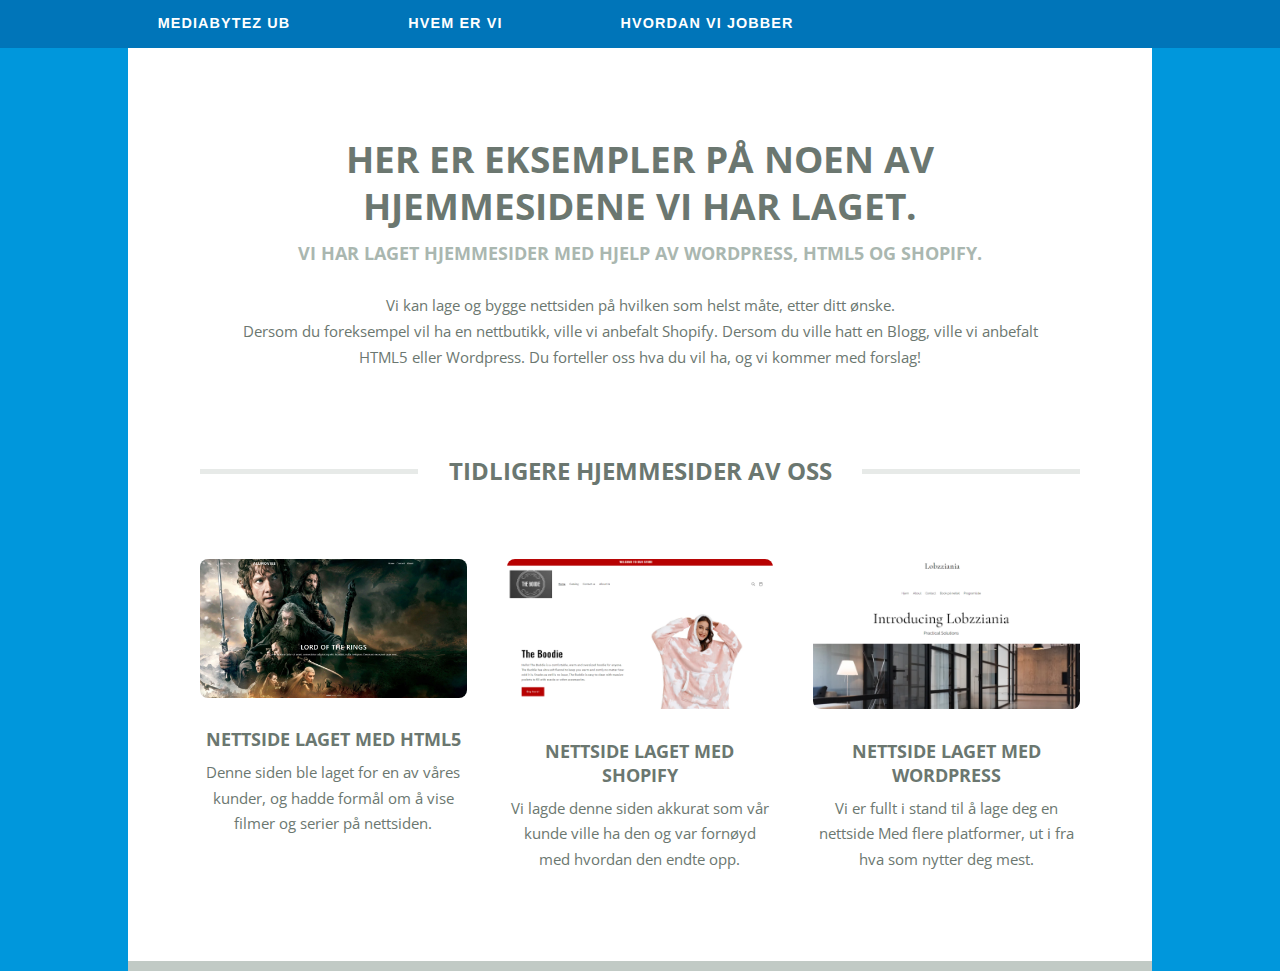
<file: webdesign.html>
<!DOCTYPE HTML>

<html>
	<head>
		<title>Webdesign</title>
		<link rel="icon" type="image/x-icon" href="images/mediabytez.png">
		<meta charset="utf-8" />
		<meta name="viewport" content="width=device-width, initial-scale=1, user-scalable=no" />
		<link rel="stylesheet" href="styles.css" />
		<script async src="https://pagead2.googlesyndication.com/pagead/js/adsbygoogle.js?client=ca-pub-2313221067395335" crossorigin="anonymous"></script>
	</head>
	<body class="homepage is-preload">
		<div id="page-wrapper">

			
					
					</div>
						<!-- Nav -->
					<nav id="nav">
						<ul class="links">
							<li><a href="index.html">Mediabytez UB</a></li>
							<li><a href="generic.html">Hvem er vi</a></li>
							<li><a href="Hvordan vi jobber.html">Hvordan vi jobber</a></li>
						</ul>
					</nav>
				

			<!-- Main -->
				<section id="main">
					<div class="container">
						<div class="row gtr-200">
							<div class="col-12">

								<!-- Highlight -->
									<section class="box highlight">
									
										<header>
											<h2>Her er eksempler på noen av
											hjemmesidene vi har laget.</h2>
											<p>Vi har laget hjemmesider med hjelp av Wordpress, HTML5 og Shopify.</p>
										</header>
										<p>
											Vi kan lage og bygge nettsiden på hvilken som helst måte, etter ditt ønske.<br />
											Dersom du foreksempel vil ha en nettbutikk, ville vi anbefalt Shopify. Dersom du ville 
											hatt en Blogg, ville vi anbefalt HTML5 eller Wordpress. Du forteller oss hva du vil ha, og vi kommer med forslag!
										</p>
									</section>

							</div>
							<div class="col-12">

								<!-- Features -->
									<section class="box features">
										<h2 class="major"><span>Tidligere hjemmesider av oss</span></h2>
										<div>
											<div class="row">
												<div class="col-4 col-12-medium">

													<!-- Feature -->
														<section class="box feature">
															<a class="image featured"><img src="images/lotr.jpg" alt="" /></a>
														
																
																
															<h3><a>Nettside laget med HTML5</a></h3>
															<p>
																Denne siden ble laget for en av våres kunder, og hadde formål om å vise filmer
																og serier på nettsiden.
															</p>
														</section>

												</div>
												<div class="col-4 col-12-medium">

													<!-- Feature -->
														<section class="box feature">
															<a class="image featured"><img src="images/theboodie.png" alt="" /></a>
															<h3><a>Nettside laget med Shopify</a></h3>
															<p>
																Vi lagde denne siden akkurat som vår kunde ville ha den og var fornøyd med hvordan
																den endte opp.
															</p>
														</section> 
												</div>
													<div class="col-4 col-12-medium">
													<!-- Feature -->
														<section class="box feature">
															<a class="image featured"><img src="images/lobzziania.png" alt="" /></a>
															<h3><a>Nettside laget med Wordpress</a></h3>
															<p>
																Vi er fullt i stand til å lage deg en nettside
																Med flere platformer, ut i fra hva som nytter deg mest.
															</p>
														</section>
													</div>
												
											</div>
										</div>
									</section>
								
							</div>
							
						</div>
					</div>
				</section>


		<!-- Scripts -->
			<script src="file:///C|/Users/Larse/OneDrive/Dokumenter/hangman/assets/js/jquery.min.js"></script>
			<script src="file:///C|/Users/Larse/OneDrive/Dokumenter/hangman/assets/js/jquery.dropotron.min.js"></script>
			<script src="file:///C|/Users/Larse/OneDrive/Dokumenter/hangman/assets/js/jquery.scrolly.min.js"></script>
			<script src="file:///C|/Users/Larse/OneDrive/Dokumenter/hangman/assets/js/browser.min.js"></script>
			<script src="file:///C|/Users/Larse/OneDrive/Dokumenter/hangman/assets/js/breakpoints.min.js"></script>
			<script src="file:///C|/Users/Larse/OneDrive/Dokumenter/hangman/assets/js/util.js"></script>
			<script src="file:///C|/Users/Larse/OneDrive/Dokumenter/hangman/assets/js/main.js"></script>

	</body>
</html>
</file>
<file: assets/css/main.css>
@import url(fontawesome-all.min.css);
@import url("https://fonts.googleapis.com/css?family=Merriweather:300,700,300italic,700italic|Source+Sans+Pro:900");

/*
	Massively by HTML5 UP
	t | @ajlkn
	Free for personal and commercial use under the CCA 3.0 license (html5up.net/license)
*/

html, body, div, span, applet, object,
iframe, h1, h2, h3, h4, h5, h6, p, blockquote,
pre, a, abbr, acronym, address, big, cite,
code, del, dfn, em, img, ins, kbd, q, s, samp,
small, strike, strong, sub, sup, tt, var, b,
u, i, center, dl, dt, dd, ol, ul, li, fieldset,
form, label, legend, table, caption, tbody,
tfoot, thead, tr, th, td, article, aside,
canvas, details, embed, figure, figcaption,
footer, header, hgroup, menu, nav, output, ruby,
section, summary, time, mark, audio, video {
	margin: 0;
	padding: 0;
	border: 0;
	font-size: 100%;
	font: inherit;
	vertical-align: baseline;}

article, aside, details, figcaption, figure,
footer, header, hgroup, menu, nav, section {
	display: block;}

body {
	line-height: 1;
}

ol, ul {
	list-style: none;
}

blockquote, q {
	quotes: none;
}

	blockquote:before, blockquote:after, q:before, q:after {
		content: '';
		content: none;
	}

table {
	border-collapse: collapse;
	border-spacing: 0;
}

body {
	-webkit-text-size-adjust: none;
}

mark {
	background-color: transparent;
	color: inherit;
}

input::-moz-focus-inner {
	border: 0;
	padding: 0;
}

input, select, textarea {
	-moz-appearance: none;
	-webkit-appearance: none;
	-ms-appearance: none;
	appearance: none;
}

/* Basic */

	@-ms-viewport {
		width: device-width;
	}

	body {
		-ms-overflow-style: scrollbar;
	}

	@media screen and (max-width: 480px) {

		html, body {
			min-width: 320px;
		}

	}

	html {
		box-sizing: border-box;
	}

	*, *:before, *:after {
		box-sizing: inherit;
	}

	body {
		background-color: #0075b9;
	}

		body.is-preload *, body.is-preload *:before, body.is-preload *:after {
			-moz-animation: none !important;
			-webkit-animation: none !important;
			-ms-animation: none !important;
			animation: none !important;
			-moz-transition: none !important;
			-webkit-transition: none !important;
			-ms-transition: none !important;
			transition: none !important;
		}

/* Type */

	html {
		font-size: 16pt;
	}

		@media screen and (max-width: 1680px) {

			html {
				font-size: 12pt;
			}

		}

		@media screen and (max-width: 1280px) {

			html {
				font-size: 11pt;
			}

		}

		@media screen and (max-width: 360px) {

			html {
				font-size: 10pt;
			}

		}

	body {
		color: #212931;
	}

	body, input, select, textarea {
		font-family: "Merriweather", Georgia, serif;
		font-weight: 300;
		font-size: 1rem;
		line-height: 2.375;
	}

	a {
		-moz-transition: color 0.2s ease-in-out, background-color 0.2s ease-in-out, border-color 0.2s ease-in-out, box-shadow 0.2s ease-in-out;
		-webkit-transition: color 0.2s ease-in-out, background-color 0.2s ease-in-out, border-color 0.2s ease-in-out, box-shadow 0.2s ease-in-out;
		-ms-transition: color 0.2s ease-in-out, background-color 0.2s ease-in-out, border-color 0.2s ease-in-out, box-shadow 0.2s ease-in-out;
		transition: color 0.2s ease-in-out, background-color 0.2s ease-in-out, border-color 0.2s ease-in-out, box-shadow 0.2s ease-in-out;
		border-bottom: dotted 1px;
		text-decoration: none;
	}

		a:hover {
			border-bottom-color: transparent;
		}

	strong, b {
		font-weight: 600;
	}

	em, i {
		font-style: italic;
	}

	p {
		text-align: justify;
		margin: 0 0 2rem 0;
	}

	h1, h2, h3, h4, h5, h6 {
		font-family: "Source Sans Pro", Helvetica, sans-serif;
		font-weight: 900;
		line-height: 1.5;
		letter-spacing: 0.075em;
		text-transform: uppercase;
		margin: 0 0 1rem 0;
	}

		h1 a, h2 a, h3 a, h4 a, h5 a, h6 a {
			border-bottom: 0;
			color: inherit;
			text-decoration: none;
		}

	h1 {
		font-size: 4rem;
		line-height: 1.1;
		margin: 0 0 2rem 0;
	}

	h2 {
		font-size: 1.75rem;
		line-height: 1.3;
		margin: 0 0 1.5rem 0;
	}

	h3 {
		font-size: 1.25rem;
		margin: 0 0 1.5rem 0;
	}

	h4 {
		font-size: 1rem;
	}

	h5 {
		font-size: 0.9rem;
	}

	h6 {
		font-size: 0.8rem;
	}

	sub {
		font-size: 0.8rem;
		position: relative;
		top: 0.5rem;
	}

	sup {
		font-size: 0.8rem;
		position: relative;
		top: -0.5rem;
	}

	blockquote {
		border-left: solid 4px;
		font-style: italic;
		margin: 0 0 2rem 0;
		padding: 0.5rem 0 0.5rem 2rem;
	}

	code {
		border: solid 2px;
		font-family: "Courier New", monospace;
		font-size: 0.9rem;
		margin: 0 0.25rem;
		padding: 0.25rem 0.65rem;
	}

	pre {
		-webkit-overflow-scrolling: touch;
		font-family: "Courier New", monospace;
		font-size: 0.9rem;
		margin: 0 0 2rem 0;
	}

		pre code {
			display: block;
			line-height: 1.75;
			padding: 1rem 1.5rem;
			overflow-x: auto;
		}

	hr {
		border: 0;
		border-bottom: solid 2px;
		margin-bottom: 3rem;
	}

		hr.major {
			margin: 5rem 0;
		}

	.align-left {
		text-align: left;
	}

	.align-center {
		text-align: center;
	}

	.align-right {
		text-align: right;
	}

	input, select, textarea {
		color: #212931;
	}

	a {
		color: #212931;
		border-bottom-color: rgba(33, 41, 49, 0.5);
	}

		a:hover {
			border-bottom-color: transparent;
			color: #18bfef !important;
		}

	strong, b {
		color: #212931;
	}

	h1, h2, h3, h4, h5, h6 {
		color: #212931;
	}

	blockquote {
		border-left-color: #eeeeee;
	}

	code {
		background: rgba(220, 220, 220, 0.25);
		border-color: #eeeeee;
	}

	hr {
		border-bottom-color: #eeeeee;
	}

/* Row */

	.row {
		display: flex;
		flex-wrap: wrap;
		box-sizing: border-box;
		align-items: stretch;
	}

		.row > * {
			box-sizing: border-box;
		}

		.row.gtr-uniform > * > :last-child {
			margin-bottom: 0;
		}

		.row.aln-left {
			justify-content: flex-start;
		}

		.row.aln-center {
			justify-content: center;
		}

		.row.aln-right {
			justify-content: flex-end;
		}

		.row.aln-top {
			align-items: flex-start;
		}

		.row.aln-middle {
			align-items: center;
		}

		.row.aln-bottom {
			align-items: flex-end;
		}

		.row > .imp {
			order: -1;
		}

		.row > .col-1 {
			width: 8.33333%;
		}

		.row > .off-1 {
			margin-left: 8.33333%;
		}

		.row > .col-2 {
			width: 16.66667%;
		}

		.row > .off-2 {
			margin-left: 16.66667%;
		}

		.row > .col-3 {
			width: 25%;
		}

		.row > .off-3 {
			margin-left: 25%;
		}

		.row > .col-4 {
			width: 33.33333%;
		}

		.row > .off-4 {
			margin-left: 33.33333%;
		}

		.row > .col-5 {
			width: 41.66667%;
		}

		.row > .off-5 {
			margin-left: 41.66667%;
		}

		.row > .col-6 {
			width: 50%;
		}

		.row > .off-6 {
			margin-left: 50%;
		}

		.row > .col-7 {
			width: 58.33333%;
		}

		.row > .off-7 {
			margin-left: 58.33333%;
		}

		.row > .col-8 {
			width: 66.66667%;
		}

		.row > .off-8 {
			margin-left: 66.66667%;
		}

		.row > .col-9 {
			width: 75%;
		}

		.row > .off-9 {
			margin-left: 75%;
		}

		.row > .col-10 {
			width: 83.33333%;
		}

		.row > .off-10 {
			margin-left: 83.33333%;
		}

		.row > .col-11 {
			width: 91.66667%;
		}

		.row > .off-11 {
			margin-left: 91.66667%;
		}

		.row > .col-12 {
			width: 100%;
		}

		.row > .off-12 {
			margin-left: 100%;
		}

		.row.gtr-0 {
			margin-top: 0;
			margin-left: 0rem;
		}

			.row.gtr-0 > * {
				padding: 0 0 0 0rem;
			}

			.row.gtr-0.gtr-uniform {
				margin-top: 0rem;
			}

				.row.gtr-0.gtr-uniform > * {
					padding-top: 0rem;
				}

		.row.gtr-25 {
			margin-top: 0;
			margin-left: -0.375rem;
		}

			.row.gtr-25 > * {
				padding: 0 0 0 0.375rem;
			}

			.row.gtr-25.gtr-uniform {
				margin-top: -0.375rem;
			}

				.row.gtr-25.gtr-uniform > * {
					padding-top: 0.375rem;
				}

		.row.gtr-50 {
			margin-top: 0;
			margin-left: -0.75rem;
		}

			.row.gtr-50 > * {
				padding: 0 0 0 0.75rem;
			}

			.row.gtr-50.gtr-uniform {
				margin-top: -0.75rem;
			}

				.row.gtr-50.gtr-uniform > * {
					padding-top: 0.75rem;
				}

		.row {
			margin-top: 0;
			margin-left: -1.5rem;
		}

			.row > * {
				padding: 0 0 0 1.5rem;
			}

			.row.gtr-uniform {
				margin-top: -1.5rem;
			}

				.row.gtr-uniform > * {
					padding-top: 1.5rem;
				}

		.row.gtr-150 {
			margin-top: 0;
			margin-left: -2.25rem;
		}

			.row.gtr-150 > * {
				padding: 0 0 0 2.25rem;
			}

			.row.gtr-150.gtr-uniform {
				margin-top: -2.25rem;
			}

				.row.gtr-150.gtr-uniform > * {
					padding-top: 2.25rem;
				}

		.row.gtr-200 {
			margin-top: 0;
			margin-left: -3rem;
		}

			.row.gtr-200 > * {
				padding: 0 0 0 3rem;
			}

			.row.gtr-200.gtr-uniform {
				margin-top: -3rem;
			}

				.row.gtr-200.gtr-uniform > * {
					padding-top: 3rem;
				}

		@media screen and (max-width: 1680px) {

			.row {
				display: flex;
				flex-wrap: wrap;
				box-sizing: border-box;
				align-items: stretch;
			}

				.row > * {
					box-sizing: border-box;
				}

				.row.gtr-uniform > * > :last-child {
					margin-bottom: 0;
				}

				.row.aln-left {
					justify-content: flex-start;
				}

				.row.aln-center {
					justify-content: center;
				}

				.row.aln-right {
					justify-content: flex-end;
				}

				.row.aln-top {
					align-items: flex-start;
				}

				.row.aln-middle {
					align-items: center;
				}

				.row.aln-bottom {
					align-items: flex-end;
				}

				.row > .imp-xlarge {
					order: -1;
				}

				.row > .col-1-xlarge {
					width: 8.33333%;
				}

				.row > .off-1-xlarge {
					margin-left: 8.33333%;
				}

				.row > .col-2-xlarge {
					width: 16.66667%;
				}

				.row > .off-2-xlarge {
					margin-left: 16.66667%;
				}

				.row > .col-3-xlarge {
					width: 25%;
				}

				.row > .off-3-xlarge {
					margin-left: 25%;
				}

				.row > .col-4-xlarge {
					width: 33.33333%;
				}

				.row > .off-4-xlarge {
					margin-left: 33.33333%;
				}

				.row > .col-5-xlarge {
					width: 41.66667%;
				}

				.row > .off-5-xlarge {
					margin-left: 41.66667%;
				}

				.row > .col-6-xlarge {
					width: 50%;
				}

				.row > .off-6-xlarge {
					margin-left: 50%;
				}

				.row > .col-7-xlarge {
					width: 58.33333%;
				}

				.row > .off-7-xlarge {
					margin-left: 58.33333%;
				}

				.row > .col-8-xlarge {
					width: 66.66667%;
				}

				.row > .off-8-xlarge {
					margin-left: 66.66667%;
				}

				.row > .col-9-xlarge {
					width: 75%;
				}

				.row > .off-9-xlarge {
					margin-left: 75%;
				}

				.row > .col-10-xlarge {
					width: 83.33333%;
				}

				.row > .off-10-xlarge {
					margin-left: 83.33333%;
				}

				.row > .col-11-xlarge {
					width: 91.66667%;
				}

				.row > .off-11-xlarge {
					margin-left: 91.66667%;
				}

				.row > .col-12-xlarge {
					width: 100%;
				}

				.row > .off-12-xlarge {
					margin-left: 100%;
				}

				.row.gtr-0 {
					margin-top: 0;
					margin-left: 0rem;
				}

					.row.gtr-0 > * {
						padding: 0 0 0 0rem;
					}

					.row.gtr-0.gtr-uniform {
						margin-top: 0rem;
					}

						.row.gtr-0.gtr-uniform > * {
							padding-top: 0rem;
						}

				.row.gtr-25 {
					margin-top: 0;
					margin-left: -0.375rem;
				}

					.row.gtr-25 > * {
						padding: 0 0 0 0.375rem;
					}

					.row.gtr-25.gtr-uniform {
						margin-top: -0.375rem;
					}

						.row.gtr-25.gtr-uniform > * {
							padding-top: 0.375rem;
						}

				.row.gtr-50 {
					margin-top: 0;
					margin-left: -0.75rem;
				}

					.row.gtr-50 > * {
						padding: 0 0 0 0.75rem;
					}

					.row.gtr-50.gtr-uniform {
						margin-top: -0.75rem;
					}

						.row.gtr-50.gtr-uniform > * {
							padding-top: 0.75rem;
						}

				.row {
					margin-top: 0;
					margin-left: -1.5rem;
				}

					.row > * {
						padding: 0 0 0 1.5rem;
					}

					.row.gtr-uniform {
						margin-top: -1.5rem;
					}

						.row.gtr-uniform > * {
							padding-top: 1.5rem;
						}

				.row.gtr-150 {
					margin-top: 0;
					margin-left: -2.25rem;
				}

					.row.gtr-150 > * {
						padding: 0 0 0 2.25rem;
					}

					.row.gtr-150.gtr-uniform {
						margin-top: -2.25rem;
					}

						.row.gtr-150.gtr-uniform > * {
							padding-top: 2.25rem;
						}

				.row.gtr-200 {
					margin-top: 0;
					margin-left: -3rem;
				}

					.row.gtr-200 > * {
						padding: 0 0 0 3rem;
					}

					.row.gtr-200.gtr-uniform {
						margin-top: -3rem;
					}

						.row.gtr-200.gtr-uniform > * {
							padding-top: 3rem;
						}

		}

		@media screen and (max-width: 1280px) {

			.row {
				display: flex;
				flex-wrap: wrap;
				box-sizing: border-box;
				align-items: stretch;
			}

				.row > * {
					box-sizing: border-box;
				}

				.row.gtr-uniform > * > :last-child {
					margin-bottom: 0;
				}

				.row.aln-left {
					justify-content: flex-start;
				}

				.row.aln-center {
					justify-content: center;
				}

				.row.aln-right {
					justify-content: flex-end;
				}

				.row.aln-top {
					align-items: flex-start;
				}

				.row.aln-middle {
					align-items: center;
				}

				.row.aln-bottom {
					align-items: flex-end;
				}

				.row > .imp-large {
					order: -1;
				}

				.row > .col-1-large {
					width: 8.33333%;
				}

				.row > .off-1-large {
					margin-left: 8.33333%;
				}

				.row > .col-2-large {
					width: 16.66667%;
				}

				.row > .off-2-large {
					margin-left: 16.66667%;
				}

				.row > .col-3-large {
					width: 25%;
				}

				.row > .off-3-large {
					margin-left: 25%;
				}

				.row > .col-4-large {
					width: 33.33333%;
				}

				.row > .off-4-large {
					margin-left: 33.33333%;
				}

				.row > .col-5-large {
					width: 41.66667%;
				}

				.row > .off-5-large {
					margin-left: 41.66667%;
				}

				.row > .col-6-large {
					width: 50%;
				}

				.row > .off-6-large {
					margin-left: 50%;
				}

				.row > .col-7-large {
					width: 58.33333%;
				}

				.row > .off-7-large {
					margin-left: 58.33333%;
				}

				.row > .col-8-large {
					width: 66.66667%;
				}

				.row > .off-8-large {
					margin-left: 66.66667%;
				}

				.row > .col-9-large {
					width: 75%;
				}

				.row > .off-9-large {
					margin-left: 75%;
				}

				.row > .col-10-large {
					width: 83.33333%;
				}

				.row > .off-10-large {
					margin-left: 83.33333%;
				}

				.row > .col-11-large {
					width: 91.66667%;
				}

				.row > .off-11-large {
					margin-left: 91.66667%;
				}

				.row > .col-12-large {
					width: 100%;
				}

				.row > .off-12-large {
					margin-left: 100%;
				}

				.row.gtr-0 {
					margin-top: 0;
					margin-left: 0rem;
				}

					.row.gtr-0 > * {
						padding: 0 0 0 0rem;
					}

					.row.gtr-0.gtr-uniform {
						margin-top: 0rem;
					}

						.row.gtr-0.gtr-uniform > * {
							padding-top: 0rem;
						}

				.row.gtr-25 {
					margin-top: 0;
					margin-left: -0.375rem;
				}

					.row.gtr-25 > * {
						padding: 0 0 0 0.375rem;
					}

					.row.gtr-25.gtr-uniform {
						margin-top: -0.375rem;
					}

						.row.gtr-25.gtr-uniform > * {
							padding-top: 0.375rem;
						}

				.row.gtr-50 {
					margin-top: 0;
					margin-left: -0.75rem;
				}

					.row.gtr-50 > * {
						padding: 0 0 0 0.75rem;
					}

					.row.gtr-50.gtr-uniform {
						margin-top: -0.75rem;
					}

						.row.gtr-50.gtr-uniform > * {
							padding-top: 0.75rem;
						}

				.row {
					margin-top: 0;
					margin-left: -1.5rem;
				}

					.row > * {
						padding: 0 0 0 1.5rem;
					}

					.row.gtr-uniform {
						margin-top: -1.5rem;
					}

						.row.gtr-uniform > * {
							padding-top: 1.5rem;
						}

				.row.gtr-150 {
					margin-top: 0;
					margin-left: -2.25rem;
				}

					.row.gtr-150 > * {
						padding: 0 0 0 2.25rem;
					}

					.row.gtr-150.gtr-uniform {
						margin-top: -2.25rem;
					}

						.row.gtr-150.gtr-uniform > * {
							padding-top: 2.25rem;
						}

				.row.gtr-200 {
					margin-top: 0;
					margin-left: -3rem;
				}

					.row.gtr-200 > * {
						padding: 0 0 0 3rem;
					}

					.row.gtr-200.gtr-uniform {
						margin-top: -3rem;
					}

						.row.gtr-200.gtr-uniform > * {
							padding-top: 3rem;
						}

		}

		@media screen and (max-width: 980px) {

			.row {
				display: flex;
				flex-wrap: wrap;
				box-sizing: border-box;
				align-items: stretch;
			}

				.row > * {
					box-sizing: border-box;
				}

				.row.gtr-uniform > * > :last-child {
					margin-bottom: 0;
				}

				.row.aln-left {
					justify-content: flex-start;
				}

				.row.aln-center {
					justify-content: center;
				}

				.row.aln-right {
					justify-content: flex-end;
				}

				.row.aln-top {
					align-items: flex-start;
				}

				.row.aln-middle {
					align-items: center;
				}

				.row.aln-bottom {
					align-items: flex-end;
				}

				.row > .imp-medium {
					order: -1;
				}

				.row > .col-1-medium {
					width: 8.33333%;
				}

				.row > .off-1-medium {
					margin-left: 8.33333%;
				}

				.row > .col-2-medium {
					width: 16.66667%;
				}

				.row > .off-2-medium {
					margin-left: 16.66667%;
				}

				.row > .col-3-medium {
					width: 25%;
				}

				.row > .off-3-medium {
					margin-left: 25%;
				}

				.row > .col-4-medium {
					width: 33.33333%;
				}

				.row > .off-4-medium {
					margin-left: 33.33333%;
				}

				.row > .col-5-medium {
					width: 41.66667%;
				}

				.row > .off-5-medium {
					margin-left: 41.66667%;
				}

				.row > .col-6-medium {
					width: 50%;
				}

				.row > .off-6-medium {
					margin-left: 50%;
				}

				.row > .col-7-medium {
					width: 58.33333%;
				}

				.row > .off-7-medium {
					margin-left: 58.33333%;
				}

				.row > .col-8-medium {
					width: 66.66667%;
				}

				.row > .off-8-medium {
					margin-left: 66.66667%;
				}

				.row > .col-9-medium {
					width: 75%;
				}

				.row > .off-9-medium {
					margin-left: 75%;
				}

				.row > .col-10-medium {
					width: 83.33333%;
				}

				.row > .off-10-medium {
					margin-left: 83.33333%;
				}

				.row > .col-11-medium {
					width: 91.66667%;
				}

				.row > .off-11-medium {
					margin-left: 91.66667%;
				}

				.row > .col-12-medium {
					width: 100%;
				}

				.row > .off-12-medium {
					margin-left: 100%;
				}

				.row.gtr-0 {
					margin-top: 0;
					margin-left: 0rem;
				}

					.row.gtr-0 > * {
						padding: 0 0 0 0rem;
					}

					.row.gtr-0.gtr-uniform {
						margin-top: 0rem;
					}

						.row.gtr-0.gtr-uniform > * {
							padding-top: 0rem;
						}

				.row.gtr-25 {
					margin-top: 0;
					margin-left: -0.375rem;
				}

					.row.gtr-25 > * {
						padding: 0 0 0 0.375rem;
					}

					.row.gtr-25.gtr-uniform {
						margin-top: -0.375rem;
					}

						.row.gtr-25.gtr-uniform > * {
							padding-top: 0.375rem;
						}

				.row.gtr-50 {
					margin-top: 0;
					margin-left: -0.75rem;
				}

					.row.gtr-50 > * {
						padding: 0 0 0 0.75rem;
					}

					.row.gtr-50.gtr-uniform {
						margin-top: -0.75rem;
					}

						.row.gtr-50.gtr-uniform > * {
							padding-top: 0.75rem;
						}

				.row {
					margin-top: 0;
					margin-left: -1.5rem;
				}

					.row > * {
						padding: 0 0 0 1.5rem;
					}

					.row.gtr-uniform {
						margin-top: -1.5rem;
					}

						.row.gtr-uniform > * {
							padding-top: 1.5rem;
						}

				.row.gtr-150 {
					margin-top: 0;
					margin-left: -2.25rem;
				}

					.row.gtr-150 > * {
						padding: 0 0 0 2.25rem;
					}

					.row.gtr-150.gtr-uniform {
						margin-top: -2.25rem;
					}

						.row.gtr-150.gtr-uniform > * {
							padding-top: 2.25rem;
						}

				.row.gtr-200 {
					margin-top: 0;
					margin-left: -3rem;
				}

					.row.gtr-200 > * {
						padding: 0 0 0 3rem;
					}

					.row.gtr-200.gtr-uniform {
						margin-top: -3rem;
					}

						.row.gtr-200.gtr-uniform > * {
							padding-top: 3rem;
						}

		}

		@media screen and (max-width: 736px) {

			.row {
				display: flex;
				flex-wrap: wrap;
				box-sizing: border-box;
				align-items: stretch;
			}

				.row > * {
					box-sizing: border-box;
				}

				.row.gtr-uniform > * > :last-child {
					margin-bottom: 0;
				}

				.row.aln-left {
					justify-content: flex-start;
				}

				.row.aln-center {
					justify-content: center;
				}

				.row.aln-right {
					justify-content: flex-end;
				}

				.row.aln-top {
					align-items: flex-start;
				}

				.row.aln-middle {
					align-items: center;
				}

				.row.aln-bottom {
					align-items: flex-end;
				}

				.row > .imp-small {
					order: -1;
				}

				.row > .col-1-small {
					width: 8.33333%;
				}

				.row > .off-1-small {
					margin-left: 8.33333%;
				}

				.row > .col-2-small {
					width: 16.66667%;
				}

				.row > .off-2-small {
					margin-left: 16.66667%;
				}

				.row > .col-3-small {
					width: 25%;
				}

				.row > .off-3-small {
					margin-left: 25%;
				}

				.row > .col-4-small {
					width: 33.33333%;
				}

				.row > .off-4-small {
					margin-left: 33.33333%;
				}

				.row > .col-5-small {
					width: 41.66667%;
				}

				.row > .off-5-small {
					margin-left: 41.66667%;
				}

				.row > .col-6-small {
					width: 50%;
				}

				.row > .off-6-small {
					margin-left: 50%;
				}

				.row > .col-7-small {
					width: 58.33333%;
				}

				.row > .off-7-small {
					margin-left: 58.33333%;
				}

				.row > .col-8-small {
					width: 66.66667%;
				}

				.row > .off-8-small {
					margin-left: 66.66667%;
				}

				.row > .col-9-small {
					width: 75%;
				}

				.row > .off-9-small {
					margin-left: 75%;
				}

				.row > .col-10-small {
					width: 83.33333%;
				}

				.row > .off-10-small {
					margin-left: 83.33333%;
				}

				.row > .col-11-small {
					width: 91.66667%;
				}

				.row > .off-11-small {
					margin-left: 91.66667%;
				}

				.row > .col-12-small {
					width: 100%;
				}

				.row > .off-12-small {
					margin-left: 100%;
				}

				.row.gtr-0 {
					margin-top: 0;
					margin-left: 0rem;
				}

					.row.gtr-0 > * {
						padding: 0 0 0 0rem;
					}

					.row.gtr-0.gtr-uniform {
						margin-top: 0rem;
					}

						.row.gtr-0.gtr-uniform > * {
							padding-top: 0rem;
						}

				.row.gtr-25 {
					margin-top: 0;
					margin-left: -0.375rem;
				}

					.row.gtr-25 > * {
						padding: 0 0 0 0.375rem;
					}

					.row.gtr-25.gtr-uniform {
						margin-top: -0.375rem;
					}

						.row.gtr-25.gtr-uniform > * {
							padding-top: 0.375rem;
						}

				.row.gtr-50 {
					margin-top: 0;
					margin-left: -0.75rem;
				}

					.row.gtr-50 > * {
						padding: 0 0 0 0.75rem;
					}

					.row.gtr-50.gtr-uniform {
						margin-top: -0.75rem;
					}

						.row.gtr-50.gtr-uniform > * {
							padding-top: 0.75rem;
						}

				.row {
					margin-top: 0;
					margin-left: -1.5rem;
				}

					.row > * {
						padding: 0 0 0 1.5rem;
					}

					.row.gtr-uniform {
						margin-top: -1.5rem;
					}

						.row.gtr-uniform > * {
							padding-top: 1.5rem;
						}

				.row.gtr-150 {
					margin-top: 0;
					margin-left: -2.25rem;
				}

					.row.gtr-150 > * {
						padding: 0 0 0 2.25rem;
					}

					.row.gtr-150.gtr-uniform {
						margin-top: -2.25rem;
					}

						.row.gtr-150.gtr-uniform > * {
							padding-top: 2.25rem;
						}

				.row.gtr-200 {
					margin-top: 0;
					margin-left: -3rem;
				}

					.row.gtr-200 > * {
						padding: 0 0 0 3rem;
					}

					.row.gtr-200.gtr-uniform {
						margin-top: -3rem;
					}

						.row.gtr-200.gtr-uniform > * {
							padding-top: 3rem;
						}

		}

		@media screen and (max-width: 480px) {

			.row {
				display: flex;
				flex-wrap: wrap;
				box-sizing: border-box;
				align-items: stretch;
			}

				.row > * {
					box-sizing: border-box;
				}

				.row.gtr-uniform > * > :last-child {
					margin-bottom: 0;
				}

				.row.aln-left {
					justify-content: flex-start;
				}

				.row.aln-center {
					justify-content: center;
				}

				.row.aln-right {
					justify-content: flex-end;
				}

				.row.aln-top {
					align-items: flex-start;
				}

				.row.aln-middle {
					align-items: center;
				}

				.row.aln-bottom {
					align-items: flex-end;
				}

				.row > .imp-xsmall {
					order: -1;
				}

				.row > .col-1-xsmall {
					width: 8.33333%;
				}

				.row > .off-1-xsmall {
					margin-left: 8.33333%;
				}

				.row > .col-2-xsmall {
					width: 16.66667%;
				}

				.row > .off-2-xsmall {
					margin-left: 16.66667%;
				}

				.row > .col-3-xsmall {
					width: 25%;
				}

				.row > .off-3-xsmall {
					margin-left: 25%;
				}

				.row > .col-4-xsmall {
					width: 33.33333%;
				}

				.row > .off-4-xsmall {
					margin-left: 33.33333%;
				}

				.row > .col-5-xsmall {
					width: 41.66667%;
				}

				.row > .off-5-xsmall {
					margin-left: 41.66667%;
				}

				.row > .col-6-xsmall {
					width: 50%;
				}

				.row > .off-6-xsmall {
					margin-left: 50%;
				}

				.row > .col-7-xsmall {
					width: 58.33333%;
				}

				.row > .off-7-xsmall {
					margin-left: 58.33333%;
				}

				.row > .col-8-xsmall {
					width: 66.66667%;
				}

				.row > .off-8-xsmall {
					margin-left: 66.66667%;
				}

				.row > .col-9-xsmall {
					width: 75%;
				}

				.row > .off-9-xsmall {
					margin-left: 75%;
				}

				.row > .col-10-xsmall {
					width: 83.33333%;
				}

				.row > .off-10-xsmall {
					margin-left: 83.33333%;
				}

				.row > .col-11-xsmall {
					width: 91.66667%;
				}

				.row > .off-11-xsmall {
					margin-left: 91.66667%;
				}

				.row > .col-12-xsmall {
					width: 100%;
				}

				.row > .off-12-xsmall {
					margin-left: 100%;
				}

				.row.gtr-0 {
					margin-top: 0;
					margin-left: 0rem;
				}

					.row.gtr-0 > * {
						padding: 0 0 0 0rem;
					}

					.row.gtr-0.gtr-uniform {
						margin-top: 0rem;
					}

						.row.gtr-0.gtr-uniform > * {
							padding-top: 0rem;
						}

				.row.gtr-25 {
					margin-top: 0;
					margin-left: -0.375rem;
				}

					.row.gtr-25 > * {
						padding: 0 0 0 0.375rem;
					}

					.row.gtr-25.gtr-uniform {
						margin-top: -0.375rem;
					}

						.row.gtr-25.gtr-uniform > * {
							padding-top: 0.375rem;
						}

				.row.gtr-50 {
					margin-top: 0;
					margin-left: -0.75rem;
				}

					.row.gtr-50 > * {
						padding: 0 0 0 0.75rem;
					}

					.row.gtr-50.gtr-uniform {
						margin-top: -0.75rem;
					}

						.row.gtr-50.gtr-uniform > * {
							padding-top: 0.75rem;
						}

				.row {
					margin-top: 0;
					margin-left: -1.5rem;
				}

					.row > * {
						padding: 0 0 0 1.5rem;
					}

					.row.gtr-uniform {
						margin-top: -1.5rem;
					}

						.row.gtr-uniform > * {
							padding-top: 1.5rem;
						}

				.row.gtr-150 {
					margin-top: 0;
					margin-left: -2.25rem;
				}

					.row.gtr-150 > * {
						padding: 0 0 0 2.25rem;
					}

					.row.gtr-150.gtr-uniform {
						margin-top: -2.25rem;
					}

						.row.gtr-150.gtr-uniform > * {
							padding-top: 2.25rem;
						}

				.row.gtr-200 {
					margin-top: 0;
					margin-left: -3rem;
				}

					.row.gtr-200 > * {
						padding: 0 0 0 3rem;
					}

					.row.gtr-200.gtr-uniform {
						margin-top: -3rem;
					}

						.row.gtr-200.gtr-uniform > * {
							padding-top: 3rem;
						}

		}

		@media screen and (max-width: 360px) {

			.row {
				display: flex;
				flex-wrap: wrap;
				box-sizing: border-box;
				align-items: stretch;
			}

				.row > * {
					box-sizing: border-box;
				}

				.row.gtr-uniform > * > :last-child {
					margin-bottom: 0;
				}

				.row.aln-left {
					justify-content: flex-start;
				}

				.row.aln-center {
					justify-content: center;
				}

				.row.aln-right {
					justify-content: flex-end;
				}

				.row.aln-top {
					align-items: flex-start;
				}

				.row.aln-middle {
					align-items: center;
				}

				.row.aln-bottom {
					align-items: flex-end;
				}

				.row > .imp-xxsmall {
					order: -1;
				}

				.row > .col-1-xxsmall {
					width: 8.33333%;
				}

				.row > .off-1-xxsmall {
					margin-left: 8.33333%;
				}

				.row > .col-2-xxsmall {
					width: 16.66667%;
				}

				.row > .off-2-xxsmall {
					margin-left: 16.66667%;
				}

				.row > .col-3-xxsmall {
					width: 25%;
				}

				.row > .off-3-xxsmall {
					margin-left: 25%;
				}

				.row > .col-4-xxsmall {
					width: 33.33333%;
				}

				.row > .off-4-xxsmall {
					margin-left: 33.33333%;
				}

				.row > .col-5-xxsmall {
					width: 41.66667%;
				}

				.row > .off-5-xxsmall {
					margin-left: 41.66667%;
				}

				.row > .col-6-xxsmall {
					width: 50%;
				}

				.row > .off-6-xxsmall {
					margin-left: 50%;
				}

				.row > .col-7-xxsmall {
					width: 58.33333%;
				}

				.row > .off-7-xxsmall {
					margin-left: 58.33333%;
				}

				.row > .col-8-xxsmall {
					width: 66.66667%;
				}

				.row > .off-8-xxsmall {
					margin-left: 66.66667%;
				}

				.row > .col-9-xxsmall {
					width: 75%;
				}

				.row > .off-9-xxsmall {
					margin-left: 75%;
				}

				.row > .col-10-xxsmall {
					width: 83.33333%;
				}

				.row > .off-10-xxsmall {
					margin-left: 83.33333%;
				}

				.row > .col-11-xxsmall {
					width: 91.66667%;
				}

				.row > .off-11-xxsmall {
					margin-left: 91.66667%;
				}

				.row > .col-12-xxsmall {
					width: 100%;
				}

				.row > .off-12-xxsmall {
					margin-left: 100%;
				}

				.row.gtr-0 {
					margin-top: 0;
					margin-left: 0rem;
				}

					.row.gtr-0 > * {
						padding: 0 0 0 0rem;
					}

					.row.gtr-0.gtr-uniform {
						margin-top: 0rem;
					}

						.row.gtr-0.gtr-uniform > * {
							padding-top: 0rem;
						}

				.row.gtr-25 {
					margin-top: 0;
					margin-left: -0.375rem;
				}

					.row.gtr-25 > * {
						padding: 0 0 0 0.375rem;
					}

					.row.gtr-25.gtr-uniform {
						margin-top: -0.375rem;
					}

						.row.gtr-25.gtr-uniform > * {
							padding-top: 0.375rem;
						}

				.row.gtr-50 {
					margin-top: 0;
					margin-left: -0.75rem;
				}

					.row.gtr-50 > * {
						padding: 0 0 0 0.75rem;
					}

					.row.gtr-50.gtr-uniform {
						margin-top: -0.75rem;
					}

						.row.gtr-50.gtr-uniform > * {
							padding-top: 0.75rem;
						}

				.row {
					margin-top: 0;
					margin-left: -1.5rem;
				}

					.row > * {
						padding: 0 0 0 1.5rem;
					}

					.row.gtr-uniform {
						margin-top: -1.5rem;
					}

						.row.gtr-uniform > * {
							padding-top: 1.5rem;
						}

				.row.gtr-150 {
					margin-top: 0;
					margin-left: -2.25rem;
				}

					.row.gtr-150 > * {
						padding: 0 0 0 2.25rem;
					}

					.row.gtr-150.gtr-uniform {
						margin-top: -2.25rem;
					}

						.row.gtr-150.gtr-uniform > * {
							padding-top: 2.25rem;
						}

				.row.gtr-200 {
					margin-top: 0;
					margin-left: -3rem;
				}

					.row.gtr-200 > * {
						padding: 0 0 0 3rem;
					}

					.row.gtr-200.gtr-uniform {
						margin-top: -3rem;
					}

						.row.gtr-200.gtr-uniform > * {
							padding-top: 3rem;
						}

		}

/* Box */

	.box {
		border: solid 2px;
		margin-bottom: 2rem;
		padding: 1.5rem;
	}

		.box > :last-child,
		.box > :last-child > :last-child,
		.box > :last-child > :last-child > :last-child {
			margin-bottom: 0;
		}

		.box.alt {
			border: 0;
			border-radius: 0;
			padding: 0;
		}

	.box {
		border-color: #eeeeee;
	}

/* Button */

	input[type="submit"],
	input[type="reset"],
	input[type="button"],
	button,
	.button {
		-moz-appearance: none;
		-webkit-appearance: none;
		-ms-appearance: none;
		appearance: none;
		-moz-transition: background-color 0.2s ease-in-out, box-shadow 0.2s ease-in-out, color 0.2s ease-in-out;
		-webkit-transition: background-color 0.2s ease-in-out, box-shadow 0.2s ease-in-out, color 0.2s ease-in-out;
		-ms-transition: background-color 0.2s ease-in-out, box-shadow 0.2s ease-in-out, color 0.2s ease-in-out;
		transition: background-color 0.2s ease-in-out, box-shadow 0.2s ease-in-out, color 0.2s ease-in-out;
		border: 0;
		border-radius: 0;
		cursor: pointer;
		display: inline-block;
		font-family: "Source Sans Pro", Helvetica, sans-serif;
		font-size: 0.8rem;
		font-weight: 900;
		letter-spacing: 0.075em;
		height: 3rem;
		line-height: 3rem;
		padding: 0 2rem;
		text-align: center;
		text-decoration: none;
		text-transform: uppercase;
		white-space: nowrap;
	}

		input[type="submit"].icon:before,
		input[type="reset"].icon:before,
		input[type="button"].icon:before,
		button.icon:before,
		.button.icon:before {
			margin-right: 0.5rem;
		}

		input[type="submit"].icon.solo,
		input[type="reset"].icon.solo,
		input[type="button"].icon.solo,
		button.icon.solo,
		.button.icon.solo {
			position: relative;
			width: 4rem;
			height: 4rem;
			line-height: 4rem;
			border-radius: 4rem;
			text-indent: 4rem;
			overflow: hidden;
			padding: 0;
			white-space: nowrap;
		}

			input[type="submit"].icon.solo:before,
			input[type="reset"].icon.solo:before,
			input[type="button"].icon.solo:before,
			button.icon.solo:before,
			.button.icon.solo:before {
				position: absolute;
				display: block;
				top: 0;
				left: 0;
				width: inherit;
				height: inherit;
				line-height: inherit;
				font-size: 1.25rem;
				margin-right: 0;
				text-align: center;
				text-indent: 0;
			}

		input[type="submit"].fit,
		input[type="reset"].fit,
		input[type="button"].fit,
		button.fit,
		.button.fit {
			width: 100%;
		}

		input[type="submit"].small,
		input[type="reset"].small,
		input[type="button"].small,
		button.small,
		.button.small {
			font-size: 0.7rem;
			height: 2.5rem;
			line-height: 2.5rem;
			padding: 0 1.5rem;
		}

		input[type="submit"].large,
		input[type="reset"].large,
		input[type="button"].large,
		button.large,
		.button.large {
			font-size: 0.9rem;
			height: 3.5rem;
			line-height: 3.5rem;
			padding: 0 2.75rem;
		}

		@media screen and (max-width: 980px) {

			input[type="submit"],
			input[type="reset"],
			input[type="button"],
			button,
			.button {
				font-size: 0.9rem;
				height: 3.25rem;
				line-height: 3.25rem;
			}

				input[type="submit"].large,
				input[type="reset"].large,
				input[type="button"].large,
				button.large,
				.button.large {
					font-size: 1rem;
					height: 3.75rem;
					line-height: 3.75rem;
				}

		}

		input[type="submit"].disabled, input[type="submit"]:disabled,
		input[type="reset"].disabled,
		input[type="reset"]:disabled,
		input[type="button"].disabled,
		input[type="button"]:disabled,
		button.disabled,
		button:disabled,
		.button.disabled,
		.button:disabled {
			pointer-events: none;
			opacity: 0.25;
		}

	input[type="submit"],
	input[type="reset"],
	input[type="button"],
	button,
	.button {
		background-color: transparent;
		box-shadow: inset 0 0 0 2px #212931;
		color: #212931 !important;
	}

		input[type="submit"]:hover,
		input[type="reset"]:hover,
		input[type="button"]:hover,
		button:hover,
		.button:hover {
			box-shadow: inset 0 0 0 2px #18bfef;
			color: #18bfef !important;
		}

		input[type="submit"].primary,
		input[type="reset"].primary,
		input[type="button"].primary,
		button.primary,
		.button.primary {
			background-color: #212931;
			box-shadow: none;
			color: #ffffff !important;
		}

			input[type="submit"].primary:hover,
			input[type="reset"].primary:hover,
			input[type="button"].primary:hover,
			button.primary:hover,
			.button.primary:hover {
				background-color: #18bfef;
			}

/* Form */

	form {
		margin: 0 0 2rem 0;
	}

		form > :last-child {
			margin-bottom: 0;
		}

		form > .fields {
			display: -moz-flex;
			display: -webkit-flex;
			display: -ms-flex;
			display: flex;
			-moz-flex-wrap: wrap;
			-webkit-flex-wrap: wrap;
			-ms-flex-wrap: wrap;
			flex-wrap: wrap;
			width: calc(100% + 3rem);
			margin: -1.5rem 0 2rem -1.5rem;
		}

			form > .fields > .field {
				-moz-flex-grow: 0;
				-webkit-flex-grow: 0;
				-ms-flex-grow: 0;
				flex-grow: 0;
				-moz-flex-shrink: 0;
				-webkit-flex-shrink: 0;
				-ms-flex-shrink: 0;
				flex-shrink: 0;
				padding: 1.5rem 0 0 1.5rem;
				width: calc(100% - 1.5rem);
			}

				form > .fields > .field.half {
					width: calc(50% - 0.75rem);
				}

				form > .fields > .field.third {
					width: calc(100%/3 - 0.5rem);
				}

				form > .fields > .field.quarter {
					width: calc(25% - 0.375rem);
				}

		@media screen and (max-width: 480px) {

			form > .fields {
				width: calc(100% + 3rem);
				margin: -1.5rem 0 2rem -1.5rem;
			}

				form > .fields > .field {
					padding: 1.5rem 0 0 1.5rem;
					width: calc(100% - 1.5rem);
				}

					form > .fields > .field.half {
						width: calc(100% - 1.5rem);
					}

					form > .fields > .field.third {
						width: calc(100% - 1.5rem);
					}

					form > .fields > .field.quarter {
						width: calc(100% - 1.5rem);
					}

		}

	label {
		display: block;
		font-family: "Source Sans Pro", Helvetica, sans-serif;
		font-weight: 900;
		line-height: 1.5;
		letter-spacing: 0.075em;
		font-size: 0.8rem;
		text-transform: uppercase;
		margin: 0 0 0.75rem 0;
	}

		@media screen and (max-width: 980px) {

			label {
				font-size: 0.9rem;
			}

		}

	input[type="text"],
	input[type="password"],
	input[type="email"],
	select,
	textarea {
		-moz-appearance: none;
		-webkit-appearance: none;
		-ms-appearance: none;
		appearance: none;
		background: transparent;
		border-radius: 0;
		border: solid 2px;
		color: inherit;
		display: block;
		outline: 0;
		padding: 0 1rem;
		text-decoration: none;
		width: 100%;
	}

		input[type="text"]:invalid,
		input[type="password"]:invalid,
		input[type="email"]:invalid,
		select:invalid,
		textarea:invalid {
			box-shadow: none;
		}

	select {
		background-size: 1.25rem;
		background-repeat: no-repeat;
		background-position: calc(100% - 1rem) center;
		height: 3rem;
		padding-right: 3rem;
		text-overflow: ellipsis;
	}

		select:focus::-ms-value {
			background-color: transparent;
		}

		select::-ms-expand {
			display: none;
		}

	input[type="text"],
	input[type="password"],
	input[type="email"],
	select {
		height: 3rem;
	}

	textarea {
		padding: 0.75rem 1rem;
	}

	input[type="checkbox"],
	input[type="radio"] {
		-moz-appearance: none;
		-webkit-appearance: none;
		-ms-appearance: none;
		appearance: none;
		display: block;
		float: left;
		margin-right: -2rem;
		opacity: 0;
		width: 1rem;
		z-index: -1;
	}

		input[type="checkbox"] + label,
		input[type="radio"] + label {
			text-decoration: none;
			cursor: pointer;
			display: inline-block;
			font-size: 1rem;
			letter-spacing: 0;
			font-family: "Merriweather", Georgia, serif;
			text-transform: none;
			font-weight: 300;
			padding-left: 2.8rem;
			padding-right: 1rem;
			position: relative;
		}

			input[type="checkbox"] + label:before,
			input[type="radio"] + label:before {
				-moz-osx-font-smoothing: grayscale;
				-webkit-font-smoothing: antialiased;
				display: inline-block;
				font-style: normal;
				font-variant: normal;
				text-rendering: auto;
				line-height: 1;
				text-transform: none !important;
				font-family: 'Font Awesome 5 Free';
				font-weight: 900;
			}

			input[type="checkbox"] + label:before,
			input[type="radio"] + label:before {
				border-radius: 0;
				border: solid 2px;
				content: '';
				display: inline-block;
				font-size: 0.8rem;
				height: 1.8rem;
				left: 0;
				line-height: 1.65rem;
				position: absolute;
				text-align: center;
				top: -0.125rem;
				width: 1.8rem;
			}

		input[type="checkbox"]:checked + label:before,
		input[type="radio"]:checked + label:before {
			content: '\f00c';
		}

	input[type="checkbox"] + label:before {
		border-radius: 0;
	}

	input[type="radio"] + label:before {
		border-radius: 100%;
	}

	::-webkit-input-placeholder {
		opacity: 1.0;
	}

	:-moz-placeholder {
		opacity: 1.0;
	}

	::-moz-placeholder {
		opacity: 1.0;
	}

	:-ms-input-placeholder {
		opacity: 1.0;
	}

	label {
		color: #212931;
	}

	input[type="text"],
	input[type="password"],
	input[type="email"],
	select,
	textarea {
		border-color: #eeeeee;
	}

		input[type="text"]:focus,
		input[type="password"]:focus,
		input[type="email"]:focus,
		select:focus,
		textarea:focus {
			border-color: #18bfef;
		}

	select {
		background-image: url("data:image/svg+xml;charset=utf8,%3Csvg xmlns='http://www.w3.org/2000/svg' width='40' height='40' preserveAspectRatio='none' viewBox='0 0 40 40'%3E%3Cpath d='M9.4,12.3l10.4,10.4l10.4-10.4c0.2-0.2,0.5-0.4,0.9-0.4c0.3,0,0.6,0.1,0.9,0.4l3.3,3.3c0.2,0.2,0.4,0.5,0.4,0.9 c0,0.4-0.1,0.6-0.4,0.9L20.7,31.9c-0.2,0.2-0.5,0.4-0.9,0.4c-0.3,0-0.6-0.1-0.9-0.4L4.3,17.3c-0.2-0.2-0.4-0.5-0.4-0.9 c0-0.4,0.1-0.6,0.4-0.9l3.3-3.3c0.2-0.2,0.5-0.4,0.9-0.4S9.1,12.1,9.4,12.3z' fill='%23eeeeee' /%3E%3C/svg%3E");
	}

		select option {
			background-color: #ffffff;
			color: #212931;
		}

	.select-wrapper:before {
		color: #eeeeee;
	}

	input[type="checkbox"] + label,
	input[type="radio"] + label {
		color: #212931;
	}

		input[type="checkbox"] + label:before,
		input[type="radio"] + label:before {
			border-color: #eeeeee;
		}

	input[type="checkbox"]:checked + label:before,
	input[type="radio"]:checked + label:before {
		background-color: #212931;
		border-color: #212931;
		color: #ffffff;
	}

	input[type="checkbox"]:focus + label:before,
	input[type="radio"]:focus + label:before {
		border-color: #18bfef;
	}

	::-webkit-input-placeholder {
		color: #909498 !important;
	}

	:-moz-placeholder {
		color: #909498 !important;
	}

	::-moz-placeholder {
		color: #909498 !important;
	}

	:-ms-input-placeholder {
		color: #909498 !important;
	}

	.formerize-placeholder {
		color: #909498 !important;
	}

/* Icon */

	.icon {
		text-decoration: none;
		border-bottom: none;
		position: relative;
	}

		.icon:before {
			-moz-osx-font-smoothing: grayscale;
			-webkit-font-smoothing: antialiased;
			display: inline-block;
			font-style: normal;
			font-variant: normal;
			text-rendering: auto;
			line-height: 1;
			text-transform: none !important;
			font-family: 'Font Awesome 5 Free';
			font-weight: 400;
		}

		.icon > .label {
			display: none;
		}

		.icon:before {
			line-height: inherit;
		}

		.icon.solid:before {
			font-weight: 900;
		}

		.icon.brands:before {
			font-family: 'Font Awesome 5 Brands';
		}

/* Image */

	.image {
		border: 0;
		display: inline-block;
		position: relative;
	}

		.image img {
			display: block;
		}

		.image.left, .image.right {
			max-width: 40%;
		}

			.image.left img, .image.right img {
				width: 100%;
			}

		.image.left {
			float: left;
			margin: 0 2rem 2rem 0;
			top: 0.75rem;
		}

		.image.right {
			float: right;
			margin: 0 0 2rem 2rem;
			top: 0.75rem;
		}

		.image.fit {
			display: block;
			margin: 2.5rem 0;
			width: 100%;
		}

			.image.fit:first-child {
				margin-top: 0;
			}

			.image.fit img {
				width: 100%;
			}

		.image.main {
			display: block;
			margin: 4rem 0;
			width: 100%;
		}

			.image.main:first-child {
				margin-top: 0;
			}

			.image.main img {
				width: 100%;
			}

		@media screen and (max-width: 736px) {

			.image.fit {
				margin: 2rem 0;
			}

			.image.main {
				margin: 2rem 0;
			}

		}

	a.image {
		overflow: hidden;
	}

		a.image img {
			-moz-transition: -moz-transform 0.2s ease-out;
			-webkit-transition: -webkit-transform 0.2s ease-out;
			-ms-transition: -ms-transform 0.2s ease-out;
			transition: transform 0.2s ease-out;
		}

		a.image:hover img {
			-moz-transform: scale(1.05);
			-webkit-transform: scale(1.05);
			-ms-transform: scale(1.05);
			transform: scale(1.05);
		}

/* Actions */

	ul.actions {
		display: -moz-flex;
		display: -webkit-flex;
		display: -ms-flex;
		display: flex;
		cursor: default;
		list-style: none;
		margin-left: -1rem;
		padding-left: 0;
	}

		ul.actions li {
			padding: 0 0 0 1rem;
			vertical-align: middle;
		}

		ul.actions.special {
			-moz-justify-content: center;
			-webkit-justify-content: center;
			-ms-justify-content: center;
			justify-content: center;
			width: 100%;
			margin-left: 0;
		}

			ul.actions.special li:first-child {
				padding-left: 0;
			}

		ul.actions.stacked {
			-moz-flex-direction: column;
			-webkit-flex-direction: column;
			-ms-flex-direction: column;
			flex-direction: column;
			margin-left: 0;
		}

			ul.actions.stacked li {
				padding: 1.3rem 0 0 0;
			}

				ul.actions.stacked li:first-child {
					padding-top: 0;
				}

		ul.actions.fit {
			width: calc(100% + 1rem);
		}

			ul.actions.fit li {
				-moz-flex-grow: 1;
				-webkit-flex-grow: 1;
				-ms-flex-grow: 1;
				flex-grow: 1;
				-moz-flex-shrink: 1;
				-webkit-flex-shrink: 1;
				-ms-flex-shrink: 1;
				flex-shrink: 1;
				width: 100%;
			}

				ul.actions.fit li > * {
					width: 100%;
				}

			ul.actions.fit.stacked {
				width: 100%;
			}

		@media screen and (max-width: 480px) {

			ul.actions:not(.fixed) {
				-moz-flex-direction: column;
				-webkit-flex-direction: column;
				-ms-flex-direction: column;
				flex-direction: column;
				margin-left: 0;
				width: 100% !important;
			}

				ul.actions:not(.fixed) li {
					-moz-flex-grow: 1;
					-webkit-flex-grow: 1;
					-ms-flex-grow: 1;
					flex-grow: 1;
					-moz-flex-shrink: 1;
					-webkit-flex-shrink: 1;
					-ms-flex-shrink: 1;
					flex-shrink: 1;
					padding: 1rem 0 0 0;
					text-align: center;
					width: 100%;
				}

					ul.actions:not(.fixed) li > * {
						width: 100%;
					}

					ul.actions:not(.fixed) li:first-child {
						padding-top: 0;
					}

					ul.actions:not(.fixed) li input[type="submit"],
					ul.actions:not(.fixed) li input[type="reset"],
					ul.actions:not(.fixed) li input[type="button"],
					ul.actions:not(.fixed) li button,
					ul.actions:not(.fixed) li .button {
						width: 100%;
					}

						ul.actions:not(.fixed) li input[type="submit"].icon:before,
						ul.actions:not(.fixed) li input[type="reset"].icon:before,
						ul.actions:not(.fixed) li input[type="button"].icon:before,
						ul.actions:not(.fixed) li button.icon:before,
						ul.actions:not(.fixed) li .button.icon:before {
							margin-left: -0.5rem;
						}

		}

/* Icons */

	ul.icons {
		cursor: default;
		list-style: none;
		padding-left: 0;
	}

		ul.icons li {
			display: inline-block;
			padding: 0 0.5rem 0 0;
			vertical-align: middle;
		}

			ul.icons li:last-child {
				padding-right: 0;
			}

			ul.icons li .icon:before {
				width: 2.25rem;
				height: 2.25rem;
				line-height: 2.25rem;
				display: inline-block;
				text-align: center;
				border-radius: 100%;
				font-size: 1.25rem;
			}

		ul.icons.alt li .icon:before {
			-moz-transition: color 0.2s ease-in-out, background-color 0.2s ease-in-out, border-color 0.2s ease-in-out, box-shadow 0.2s ease-in-out;
			-webkit-transition: color 0.2s ease-in-out, background-color 0.2s ease-in-out, border-color 0.2s ease-in-out, box-shadow 0.2s ease-in-out;
			-ms-transition: color 0.2s ease-in-out, background-color 0.2s ease-in-out, border-color 0.2s ease-in-out, box-shadow 0.2s ease-in-out;
			transition: color 0.2s ease-in-out, background-color 0.2s ease-in-out, border-color 0.2s ease-in-out, box-shadow 0.2s ease-in-out;
			font-size: 1rem;
		}

/* List */

	ol {
		list-style: decimal;
		margin: 0 0 2rem 0;
		padding-left: 1.25rem;
	}

		ol li {
			padding-left: 0.25rem;
		}

	ul {
		list-style: disc;
		margin: 0 0 2rem 0;
		padding-left: 1rem;
	}

		ul li {
			padding-left: 0.5rem;
		}

		ul.divided {
			list-style: none;
			padding-left: 0;
		}

			ul.divided li {
				border-top: solid 1px;
				padding: 0.5rem 0;
			}

				ul.divided li:first-child {
					border-top: 0;
					padding-top: 0;
				}

	dl {
		margin: 0 0 2rem 0;
	}

		dl dt {
			display: block;
			font-weight: 600;
			margin: 0 0 1rem 0;
		}

		dl dd {
			margin-left: 2rem;
		}

	ul.divided li {
		border-top-color: #eeeeee;
	}

	ul.icons li a.icon:hover:before {
		color: #18bfef;
	}

	ul.icons.alt li .icon:before {
		box-shadow: inset 0 0 0 2px #eeeeee;
	}

	ul.icons.alt li a.icon:hover:before {
		box-shadow: inset 0 0 0 2px #18bfef;
	}

/* Section/Article */

	section.special, article.special {
		text-align: center;
	}

	header {
		cursor: default;
	}

		header > .date {
			display: block;
			font-size: 0.8rem;
			height: 1;
			margin: 0 0 1rem 0;
			position: relative;
		}

		header > p {
			font-style: italic;
		}

		header > h1 + p {
			font-size: 1.1rem;
			margin-top: -0.5rem;
			line-height: 2;
		}

		header > h2 + p {
			font-size: 1rem;
			margin-top: -0.75rem;
		}

		header > h3 + p {
			font-size: 0.9rem;
			margin-top: -0.75rem;
		}

		header > h4 + p {
			font-size: 0.8rem;
			margin-top: -0.75rem;
		}

		header.major {
			margin: 0 0 1.5rem 0;
			text-align: center;
		}

			header.major > :last-child {
				margin-bottom: 0;
			}

			header.major > p {
				margin-top: 0;
				text-align: center;
			}

			header.major > .date {
				font-size: 1rem;
				margin: 0 0 4rem 0;
			}

				header.major > .date:before, header.major > .date:after {
					content: '';
					display: block;
					position: absolute;
					top: 50%;
					width: calc(50% - 6rem);
					border-top: solid 2px;
				}

				header.major > .date:before {
					left: 0;
				}

				header.major > .date:after {
					right: 0;
				}

		@media screen and (max-width: 980px) {

			header br {
				display: none;
			}

		}

		@media screen and (max-width: 736px) {

			header.major {
				margin: 0 0 2rem 0;
			}

		}

	header.major .date:before, header.major .date:after {
		border-top-color: #eeeeee;
	}

/* Table */

	.table-wrapper {
		-webkit-overflow-scrolling: touch;
		overflow-x: auto;
	}

	table {
		margin: 0 0 2rem 0;
		width: 100%;
	}

		table tbody tr {
			border: solid 1px;
			border-left: 0;
			border-right: 0;
		}

		table td {
			padding: 0.75rem 0.75rem;
		}

		table th {
			font-family: "Source Sans Pro", Helvetica, sans-serif;
			font-size: 0.8rem;
			font-weight: 900;
			letter-spacing: 0.075em;
			line-height: 1.5;
			padding: 0 0.75rem 0.75rem 0.75rem;
			text-align: left;
			text-transform: uppercase;
		}

			@media screen and (max-width: 980px) {

				table th {
					font-size: 0.9rem;
				}

			}

		table thead {
			border-bottom: solid 2px;
		}

		table tfoot {
			border-top: solid 2px;
		}

		table.alt {
			border-collapse: separate;
		}

			table.alt tbody tr td {
				border: solid 1px;
				border-left-width: 0;
				border-top-width: 0;
			}

				table.alt tbody tr td:first-child {
					border-left-width: 1px;
				}

			table.alt tbody tr:first-child td {
				border-top-width: 1px;
			}

			table.alt thead {
				border-bottom: 0;
			}

			table.alt tfoot {
				border-top: 0;
			}

	table tbody tr {
		border-color: #eeeeee;
	}

		table tbody tr:nth-child(2n + 1) {
			background-color: rgba(220, 220, 220, 0.25);
		}

	table th {
		color: #212931;
	}

	table thead {
		border-bottom-color: #eeeeee;
	}

	table tfoot {
		border-top-color: #eeeeee;
	}

	table.alt tbody tr td {
		border-color: #eeeeee;
	}

/* Pagination */

	.pagination {
		display: -moz-inline-flex;
		display: -webkit-inline-flex;
		display: -ms-inline-flex;
		display: inline-flex;
		-moz-user-select: none;
		-webkit-user-select: none;
		-ms-user-select: none;
		user-select: none;
		cursor: default;
		list-style: none;
		margin: 0 0 2rem 2px;
		padding: 0;
	}

		.pagination a, .pagination span {
			-moz-transition: background-color 0.2s ease-in-out, border-color 0.2s ease-in-out, box-shadow 0.2s ease-in-out, color 0.2s ease-in-out;
			-webkit-transition: background-color 0.2s ease-in-out, border-color 0.2s ease-in-out, box-shadow 0.2s ease-in-out, color 0.2s ease-in-out;
			-ms-transition: background-color 0.2s ease-in-out, border-color 0.2s ease-in-out, box-shadow 0.2s ease-in-out, color 0.2s ease-in-out;
			transition: background-color 0.2s ease-in-out, border-color 0.2s ease-in-out, box-shadow 0.2s ease-in-out, color 0.2s ease-in-out;
			border: solid 2px;
			display: inline-block;
			font-family: "Source Sans Pro", Helvetica, sans-serif;
			font-size: 0.8rem;
			font-weight: 900;
			height: 3rem;
			letter-spacing: 0.075em;
			line-height: calc(3rem - 4px);
			margin-left: -2px;
			min-width: 3rem;
			position: relative;
			text-align: center;
			text-decoration: none;
			text-transform: uppercase;
		}

		.pagination .next, .pagination .previous {
			text-decoration: none;
			padding: 0 1.75rem;
		}

			.pagination .next:before, .pagination .previous:before {
				-moz-osx-font-smoothing: grayscale;
				-webkit-font-smoothing: antialiased;
				display: inline-block;
				font-style: normal;
				font-variant: normal;
				text-rendering: auto;
				line-height: 1;
				text-transform: none !important;
				font-family: 'Font Awesome 5 Free';
				font-weight: 900;
			}

			.pagination .next:before, .pagination .previous:before {
				display: inline-block;
				color: inherit !important;
				line-height: inherit;
			}

		.pagination .previous:before {
			content: '\f104';
			margin-right: 0.9375em;
		}

		.pagination .next:before {
			content: '\f105';
			float: right;
			margin-left: 0.9375em;
		}

		@media screen and (max-width: 980px) {

			.pagination a, .pagination span {
				font-size: 0.9rem;
			}

		}

		@media screen and (max-width: 480px) {

			.pagination .page, .pagination .extra {
				display: none;
			}

		}

	.pagination a, .pagination span {
		border-color: #eeeeee;
	}

	.pagination a {
		color: #212931 !important;
	}

		.pagination a:hover {
			color: #18bfef !important;
			border-color: #18bfef;
			z-index: 1;
		}

			.pagination a:hover + a,
			.pagination a:hover + span {
				border-left-color: #18bfef;
			}

		.pagination a.active {
			background-color: #eeeeee;
		}

	.pagination span {
		color: #eeeeee;
	}


		body.is-preload #wrapper.fade-in:before {
			opacity: 1;
		}

		@media screen and (orientation: portrait) {

			#wrapper > .bg {
				background-size: auto,								auto,														auto 175%;
			}

		}

/* Intro */

	#intro {
		color: #ffffff;
		padding: 8rem 4rem 6rem 4rem ;
		-moz-align-items: center;
		-webkit-align-items: center;
		-ms-align-items: center;
		align-items: center;
		display: -moz-flex;
		display: -webkit-flex;
		display: -ms-flex;
		display: flex;
		-moz-flex-direction: column;
		-webkit-flex-direction: column;
		-ms-flex-direction: column;
		flex-direction: column;
		-moz-justify-content: -moz-flex-end;
		-webkit-justify-content: -webkit-flex-end;
		-ms-justify-content: -ms-flex-end;
		justify-content: flex-end;
		-moz-transition: opacity 1s ease, -moz-transform 1s ease;
		-webkit-transition: opacity 1s ease, -webkit-transform 1s ease;
		-ms-transition: opacity 1s ease, -ms-transform 1s ease;
		transition: opacity 1s ease, transform 1s ease;
		position: relative;
		cursor: default;
		text-align: center;
		z-index: 1;
		min-height: 89vh;
	}

		#intro input, #intro select, #intro textarea {
			color: #ffffff;
		}

		#intro a {
			color: #ffffff;
			border-bottom-color: rgba(255, 255, 255, 0.5);
		}

			#intro a:hover {
				border-bottom-color: transparent;
				color: #18bfef !important;
			}

		#intro strong, #intro b {
			color: #ffffff;
		}

		#intro h1, #intro h2, #intro h3, #intro h4, #intro h5, #intro h6 {
			color: #ffffff;
		}

		#intro blockquote {
			border-left-color: #ffffff;
		}

		#intro code {
			background: rgba(255, 255, 255, 0.075);
			border-color: #ffffff;
		}

		#intro hr {
			border-bottom-color: #ffffff;
		}

		#intro input[type="submit"],
		#intro input[type="reset"],
		#intro input[type="button"],
		#intro button,
		#intro .button {
			background-color: transparent;
			box-shadow: inset 0 0 0 2px #ffffff;
			color: #ffffff !important;
		}

			#intro input[type="submit"]:hover,
			#intro input[type="reset"]:hover,
			#intro input[type="button"]:hover,
			#intro button:hover,
			#intro .button:hover {
				box-shadow: inset 0 0 0 2px #18bfef;
				color: #18bfef !important;
			}

			#intro input[type="submit"].primary,
			#intro input[type="reset"].primary,
			#intro input[type="button"].primary,
			#intro button.primary,
			#intro .button.primary {
				background-color: #ffffff;
				box-shadow: none;
				color: #1e252d !important;
			}

				#intro input[type="submit"].primary:hover,
				#intro input[type="reset"].primary:hover,
				#intro input[type="button"].primary:hover,
				#intro button.primary:hover,
				#intro .button.primary:hover {
					background-color: #18bfef;
				}

		#intro h1 {
			font-size: 5rem;
			line-height: 1;
		}

		#intro p {
			font-size: 1.25rem;
			font-style: italic;
			margin-top: -0.25rem;
			text-align: center;
		}

		#intro + #header {
			margin-top: -20rem;
		}

			#intro + #header .logo {
				-moz-transform: translateY(2rem);
				-webkit-transform: translateY(2rem);
				-ms-transform: translateY(2rem);
				transform: translateY(2rem);
				opacity: 0;
				visibility: hidden;
			}

		#intro.hidden {
			pointer-events: none;
			-moz-transform: translateY(2rem);
			-webkit-transform: translateY(2rem);
			-ms-transform: translateY(2rem);
			transform: translateY(2rem);
			-moz-transition: opacity 0.5s ease, -moz-transform 0.5s ease, visibility 0.5s;
			-webkit-transition: opacity 0.5s ease, -webkit-transform 0.5s ease, visibility 0.5s;
			-ms-transition: opacity 0.5s ease, -ms-transform 0.5s ease, visibility 0.5s;
			transition: opacity 0.5s ease, transform 0.5s ease, visibility 0.5s;
			opacity: 0;
			visibility: hidden;
		}

			#intro.hidden + #header .logo {
				-moz-transform: translateY(0);
				-webkit-transform: translateY(0);
				-ms-transform: translateY(0);
				transform: translateY(0);
				opacity: 1;
				visibility: visible;
			}

		body.is-preload #intro {
			-moz-transform: translateY(2rem);
			-webkit-transform: translateY(2rem);
			-ms-transform: translateY(2rem);
			transform: translateY(2rem);
			opacity: 0;
		}

			body.is-preload #intro:not(.hidden) + #header + #nav {
				-moz-transform: translateY(4rem);
				-webkit-transform: translateY(4rem);
				-ms-transform: translateY(4rem);
				transform: translateY(4rem);
				opacity: 0;
			}

		@media screen and (max-width: 1680px) {

			#intro {
				padding: 8rem 4rem 12rem 4rem ;
				min-height: 92vh;
			}

		}


		@media screen and (max-width: 980px) {

			#intro {
				padding: 0rem 4rem 6rem 4rem ;
				min-height: 83vh;
			}

				#intro p br {
					display: none;
				}

				#intro + #header {
					margin-top: -14rem;
				}

		}

		@media screen and (max-width: 736px) {

			#intro {
				padding: 3rem 3rem 0rem 3rem ;
				min-height: 45vh;
			}

				#intro h1 {
					font-size: 3.25rem;
					line-height: 1.1;
					margin-bottom: 1rem;
				}

				#intro p {
					font-size: 1rem;
					margin-top: 0rem;
				}


		}

/* Header */

	#header {
		color: #ffffff;
		-moz-align-items: center;
		-webkit-align-items: center;
		-ms-align-items: center;
		align-items: center;
		display: -moz-flex;
		display: -webkit-flex;
		display: -ms-flex;
		display: flex;
		-moz-flex-direction: column;
		-webkit-flex-direction: column;
		-ms-flex-direction: column;
		flex-direction: column;
		-moz-justify-content: -moz-flex-end;
		-webkit-justify-content: -webkit-flex-end;
		-ms-justify-content: -ms-flex-end;
		justify-content: flex-end;
		pointer-events: none;
		-moz-user-select: none;
		-webkit-user-select: none;
		-ms-user-select: none;
		user-select: none;
		height: 25rem;
		padding-bottom: 6rem;
		position: relative;
		text-align: center;
		z-index: 2;
	}

		#header input, #header select, #header textarea {
			color: #ffffff;
		}

		#header a {
			color: #ffffff;
			border-bottom-color: #0075b9;
		}

			#header a:hover {
				border-bottom-color: transparent;
				color: #18bfef !important;
			}

		#header strong, #header b {
			color: #ffffff;
		}

		#header h1, #header h2, #header h3, #header h4, #header h5, #header h6 {
			color: #ffffff;
		}

		#header blockquote {
			border-left-color: #ffffff;
		}

		#header code {
			background: rgba(255, 255, 255, 0.075);
			border-color: #ffffff;
		}

		#header hr {
			border-bottom-color: #ffffff;
		}

		#header .logo {
			-moz-transition: border-color 0.2s ease-in-out, color 0.2s ease-in-out, opacity 0.5s ease, -moz-transform 0.5s ease, visibility 0.5s;
			-webkit-transition: border-color 0.2s ease-in-out, color 0.2s ease-in-out, opacity 0.5s ease, -webkit-transform 0.5s ease, visibility 0.5s;
			-ms-transition: border-color 0.2s ease-in-out, color 0.2s ease-in-out, opacity 0.5s ease, -ms-transform 0.5s ease, visibility 0.5s;
			transition: border-color 0.2s ease-in-out, color 0.2s ease-in-out, opacity 0.5s ease, transform 0.5s ease, visibility 0.5s;
			pointer-events: auto;
			font-family: "Source Sans Pro", Helvetica, sans-serif;
			font-size: 2.25rem;
			font-weight: 900;
			letter-spacing: 0.075em;
			line-height: 1;
			padding: 1rem 1.75rem;
			text-transform: uppercase;
			visibility: visible;
		}


		@media screen and (max-width: 980px) {

			#header {
				height: 25rem;
				padding-bottom: 2rem;
			}

		}

		@media screen and (max-width: 736px) {

			#header {
				height: 19rem;
				padding-bottom: 1rem;
			}

				#header .logo {
					font-size: 1.75rem;
				}

		}

/* Nav */

	#nav {
		color: #ffffff;
		display: -moz-flex;
		display: -webkit-flex;
		display: -ms-flex;
		display: flex;
		-moz-transition: -moz-transform 1s ease, opacity 1s ease;
		-webkit-transition: -webkit-transform 1s ease, opacity 1s ease;
		-ms-transition: -ms-transform 1s ease, opacity 1s ease;
		transition: transform 1s ease, opacity 1s ease;
		background: #0097dc;
		height: 4rem;
		line-height: 4rem;
		margin: -4rem auto 0 auto;
		overflow: hidden;
		padding: 0 2rem 0 0;
		position: relative;
		width: calc(100% - 4rem);
		max-width: 72rem;
		z-index: 2;
	}

		#nav ul.divided li {
			border-top-color: #ffffff;
		}

		#nav ul.icons li a.icon:hover:before {
			color: #18bfef;
		}

		#nav ul.icons.alt li .icon:before {
			box-shadow: inset 0 0 0 2px #ffffff;
		}

		#nav ul.icons.alt li a.icon:hover:before {
			box-shadow: inset 0 0 0 2px #18bfef;
		}

		#nav input, #nav select, #nav textarea {
			color: #ffffff;
		}

		#nav a {
			color: #ffffff;
			border-bottom-color: rgba(255, 255, 255, 0.5);
		}

			#nav a:hover {
				border-bottom-color: transparent;
				color: #18bfef !important;
			}

		#nav strong, #nav b {
			color: #ffffff;
		}

		#nav h1, #nav h2, #nav h3, #nav h4, #nav h5, #nav h6 {
			color: #ffffff;
		}

		#nav blockquote {
			border-left-color: #ffffff;
		}

		#nav code {
			background: rgba(255, 255, 255, 0.075);
			border-color: #ffffff;
		}

		#nav hr {
			border-bottom-color: #ffffff;
		}

		#nav ul.links {
			display: -moz-flex;
			display: -webkit-flex;
			display: -ms-flex;
			display: flex;
			-moz-flex-grow: 1;
			-webkit-flex-grow: 1;
			-ms-flex-grow: 1;
			flex-grow: 1;
			-moz-flex-shrink: 1;
			-webkit-flex-shrink: 1;
			-ms-flex-shrink: 1;
			flex-shrink: 1;
			font-family: "Source Sans Pro", Helvetica, sans-serif;
			font-weight: 900;
			letter-spacing: 0.075em;
			list-style: none;
			margin-bottom: 0;
			padding-left: 0;
			text-transform: uppercase;
		}

			#nav ul.links li {
				display: block;
				padding-left: 0;
			}

				#nav ul.links li a {
					-moz-transition: background-color 0.2s ease-in-out, color 0.2s ease-in-out;
					-webkit-transition: background-color 0.2s ease-in-out, color 0.2s ease-in-out;
					-ms-transition: background-color 0.2s ease-in-out, color 0.2s ease-in-out;
					transition: background-color 0.2s ease-in-out, color 0.2s ease-in-out;
					display: block;
					font-size: 0.9rem;
					outline: none;
					padding: 0 3rem;
				}

					#nav ul.links li a:hover {
						color: inherit !important;
						background-color: rgba(255, 255, 255, 0.1);
					}

				#nav ul.links li.active {
					background-color: #ffffff;
				}

					#nav ul.links li.active a {
						color: #1e252d;
					}

						#nav ul.links li.active a:hover {
							color: #18bfef !important;
						}

		#nav ul.icons {
			-moz-flex-grow: 0;
			-webkit-flex-grow: 0;
			-ms-flex-grow: 0;
			flex-grow: 0;
			-moz-flex-shrink: 0;
			-webkit-flex-shrink: 0;
			-ms-flex-shrink: 0;
			flex-shrink: 0;
			margin-bottom: 0;
		}

		@media screen and (max-width: 980px) {

			#nav {
				display: none;
			}

		}

/* Main */

	#main {
		background-color: #ffffff;
		position: relative;
		margin: 0 auto;
		width: calc(100% - 4rem);
		max-width: 72rem;
		z-index: 2;
	}

		#main > * {
			padding: 4rem 4rem 2rem 4rem ;
			border-top: solid 2px #eeeeee;
			margin: 0;
		}

			#main > *:first-child {
				border-top: 0;
			}

		#main > footer {
			text-align: center;
		}

		#main > .post {
			padding: 8rem 8rem 6rem 8rem ;
		}

			#main > .post header.major > .date {
				margin-top: -2rem;
			}

			#main > .post header.major > h1, #main > .post header.major h2 {
				font-size: 4rem;
				line-height: 1.1;
				margin: 0 0 2rem 0;
			}

			#main > .post.featured {
				text-align: center;
			}

			@media screen and (max-width: 1280px) {

				#main > .post {
					padding: 6rem 4rem 4rem 4rem ;
				}

			}

			@media screen and (max-width: 736px) {

				#main > .post {
					padding: 4rem 2rem 2rem 2rem ;
				}

					#main > .post header.major > .date {
						margin-top: -1rem;
						margin-bottom: 2rem;
					}

					#main > .post header.major > h1, #main > .post header.major h2 {
						font-size: 2.5rem;
						line-height: 1.2;
						margin: 0 0 1.5rem 0;
					}

			}

		#main > .posts {
			display: -moz-flex;
			display: -webkit-flex;
			display: -ms-flex;
			display: flex;
			-moz-flex-wrap: wrap;
			-webkit-flex-wrap: wrap;
			-ms-flex-wrap: wrap;
			flex-wrap: wrap;
			-moz-align-items: -moz-stretch;
			-webkit-align-items: -webkit-stretch;
			-ms-align-items: -ms-stretch;
			align-items: stretch;
			text-align: center;
			width: 100%;
			padding: 0;
		}

			#main > .posts > * {
				-moz-flex-shrink: 1;
				-webkit-flex-shrink: 1;
				-ms-flex-shrink: 1;
				flex-shrink: 1;
				-moz-flex-grow: 0;
				-webkit-flex-grow: 0;
				-ms-flex-grow: 0;
				flex-grow: 0;
			}

			#main > .posts > * {
				width: 50%;
			}

			#main > .posts > * {
				padding: 4rem;
				width: 50%;
			}

			#main > .posts > article {
				border-color: #eeeeee;
				border-left-width: 2px;
				border-style: solid;
				border-top-width: 2px;
				text-align: center;
			}

				#main > .posts > article > :last-child {
					margin-bottom: 0;
				}

				#main > .posts > article:nth-child(2n - 1) {
					border-left-width: 0;
				}

				#main > .posts > article:nth-child(-n + 2) {
					border-top-width: 0;
				}

			#main > .posts > article > header {
				display: inline-block;
				height: 100px;
}

			#main > .posts > article > p {
				display: inline-block;
				border: 10px black;
				height: 150px;
			}

		@media screen and (max-width: 1680px) {

			#main > .posts > article > header {
				height: 75px;
			}
			
			#main > .posts > article > p {
				height: 115px;
			}

		}

		@media screen and (max-width: 1280px) {
			
			#main > .posts > article > header {
				height: 65px;
			}
			
			#main > .posts > article > p {
				height: 100px;
			}
		}

		@media screen and (max-width: 1108px) {
			
			#main > .posts > article > header {
				height: 100px;
			}
			
		}

		@media screen and (max-width: 1070px) {
			
			#main > .posts > article > p {
				height: 135px;
			}
			
		}

			@media screen and (max-width: 980px) {

				#main > .posts > * {
					width: 50%;
				}

				#main > .posts > * {
					padding: 2.5rem;
					width: 50%;
				}
				
				#main > .posts > article > header {
					height: 100px;
				}

			}

		@media screen and (max-width: 822px) {
			
			#main > .posts > article > header {
				height: 130px;
			}
			
			#main > .posts > article > p {
				height: 175px;
			}
			
		}

		@media screen and (max-width: 741px) {
			
			#main > .posts > article > header {
				height: 165px;
			}
			
		}

			@media screen and (max-width: 736px) {

				#main > .posts > * {
					width: 100%;
				}

				#main > .posts > * {
					padding: 2rem;
					width: 100%;
				}

				#main > .posts > article:nth-child(2n - 1) {
					border-left-width: 2px;
				}

				#main > .posts > article:nth-child(-n + 2) {
					border-top-width: 2px;
				}

				#main > .posts > article:nth-child(n) {
					border-left-width: 0;
				}

				#main > .posts > article:nth-child(-n + 1) {
					border-top-width: 0;
				}

				#main > .posts > article .image {
					max-width: 25rem;
					margin-left: auto;
					margin-right: auto;
				}
				
				#main > .posts > article > header {
					height: 0;
				}
				
				#main > .posts > article > p {
					height: 0;
					padding-bottom: 100px;
				}

			}

		@media screen and (max-width: 736px) {

			#main > * {
				padding: 2rem 2rem 0.1rem 2rem ;
			}

		}

		@media screen and (max-width: 480px) {

			#main {
				width: 100%;
			}

		}

/* Footer */

	#footer {
		color: #717981;
		display: -moz-flex;
		display: -webkit-flex;
		display: -ms-flex;
		display: flex;
		background-color: #f5f5f5;
		color: #909498;
		cursor: default;
		position: relative;
		margin: 0 auto;
		width: calc(100% - 4rem);
		max-width: 72rem;
		z-index: 2;
	}

		#footer input, #footer select, #footer textarea {
			color: #717981;
		}

		#footer a {
			color: #717981;
			border-bottom-color: rgba(113, 121, 129, 0.5);
		}

			#footer a:hover {
				border-bottom-color: transparent;
				color: #18bfef !important;
			}

		#footer strong, #footer b {
			color: #717981;
		}

		#footer h1, #footer h2, #footer h3, #footer h4, #footer h5, #footer h6 {
			color: #717981;
		}

		#footer blockquote {
			border-left-color: #e2e2e2;
		}

		#footer code {
			background: rgba(220, 220, 220, 0.5);
			border-color: #e2e2e2;
		}

		#footer hr {
			border-bottom-color: #e2e2e2;
		}

		#footer .box {
			border-color: #e2e2e2;
		}

		#footer input[type="submit"],
		#footer input[type="reset"],
		#footer input[type="button"],
		#footer button,
		#footer .button {
			background-color: transparent;
			box-shadow: inset 0 0 0 2px #717981;
			color: #717981 !important;
		}

			#footer input[type="submit"]:hover,
			#footer input[type="reset"]:hover,
			#footer input[type="button"]:hover,
			#footer button:hover,
			#footer .button:hover {
				box-shadow: inset 0 0 0 2px #18bfef;
				color: #18bfef !important;
			}

			#footer input[type="submit"].primary,
			#footer input[type="reset"].primary,
			#footer input[type="button"].primary,
			#footer button.primary,
			#footer .button.primary {
				background-color: #717981;
				box-shadow: none;
				color: #f5f5f5 !important;
			}

				#footer input[type="submit"].primary:hover,
				#footer input[type="reset"].primary:hover,
				#footer input[type="button"].primary:hover,
				#footer button.primary:hover,
				#footer .button.primary:hover {
					background-color: #18bfef;
				}

		#footer label {
			color: #717981;
		}

		#footer input[type="text"],
		#footer input[type="password"],
		#footer input[type="email"],
		#footer select,
		#footer textarea {
			border-color: #e2e2e2;
		}

			#footer input[type="text"]:focus,
			#footer input[type="password"]:focus,
			#footer input[type="email"]:focus,
			#footer select:focus,
			#footer textarea:focus {
				border-color: #18bfef;
			}

		#footer select {
			background-image: url("data:image/svg+xml;charset=utf8,%3Csvg xmlns='http://www.w3.org/2000/svg' width='40' height='40' preserveAspectRatio='none' viewBox='0 0 40 40'%3E%3Cpath d='M9.4,12.3l10.4,10.4l10.4-10.4c0.2-0.2,0.5-0.4,0.9-0.4c0.3,0,0.6,0.1,0.9,0.4l3.3,3.3c0.2,0.2,0.4,0.5,0.4,0.9 c0,0.4-0.1,0.6-0.4,0.9L20.7,31.9c-0.2,0.2-0.5,0.4-0.9,0.4c-0.3,0-0.6-0.1-0.9-0.4L4.3,17.3c-0.2-0.2-0.4-0.5-0.4-0.9 c0-0.4,0.1-0.6,0.4-0.9l3.3-3.3c0.2-0.2,0.5-0.4,0.9-0.4S9.1,12.1,9.4,12.3z' fill='%23e2e2e2' /%3E%3C/svg%3E");
		}

			#footer select option {
				background-color: #f5f5f5;
				color: #717981;
			}

		#footer .select-wrapper:before {
			color: #e2e2e2;
		}

		#footer input[type="checkbox"] + label,
		#footer input[type="radio"] + label {
			color: #717981;
		}

			#footer input[type="checkbox"] + label:before,
			#footer input[type="radio"] + label:before {
				border-color: #e2e2e2;
			}

		#footer input[type="checkbox"]:checked + label:before,
		#footer input[type="radio"]:checked + label:before {
			background-color: #717981;
			border-color: #717981;
			color: #f5f5f5;
		}

		#footer input[type="checkbox"]:focus + label:before,
		#footer input[type="radio"]:focus + label:before {
			border-color: #18bfef;
		}

		#footer ::-webkit-input-placeholder {
			color: #b3b7bb !important;
		}

		#footer :-moz-placeholder {
			color: #b3b7bb !important;
		}

		#footer ::-moz-placeholder {
			color: #b3b7bb !important;
		}

		#footer :-ms-input-placeholder {
			color: #b3b7bb !important;
		}

		#footer .formerize-placeholder {
			color: #b3b7bb !important;
		}

		#footer ul.divided li {
			border-top-color: #e2e2e2;
		}

		#footer ul.icons li a.icon:hover:before {
			color: #18bfef;
		}

		#footer ul.icons.alt li .icon:before {
			box-shadow: inset 0 0 0 2px #e2e2e2;
		}

		#footer ul.icons.alt li a.icon:hover:before {
			box-shadow: inset 0 0 0 2px #18bfef;
		}

		#footer header.major .date:before, #footer header.major .date:after {
			border-top-color: #e2e2e2;
		}

		#footer table tbody tr {
			border-color: #e2e2e2;
		}

			#footer table tbody tr:nth-child(2n + 1) {
				background-color: rgba(220, 220, 220, 0.5);
			}

		#footer table th {
			color: #717981;
		}

		#footer table thead {
			border-bottom-color: #e2e2e2;
		}

		#footer table tfoot {
			border-top-color: #e2e2e2;
		}

		#footer table.alt tbody tr td {
			border-color: #e2e2e2;
		}

		#footer .pagination a, #footer .pagination span {
			border-color: #e2e2e2;
		}

		#footer .pagination a {
			color: #717981 !important;
		}

			#footer .pagination a:hover {
				color: #18bfef !important;
				border-color: #18bfef;
				z-index: 1;
			}

				#footer .pagination a:hover + a,
				#footer .pagination a:hover + span {
					border-left-color: #18bfef;
				}

			#footer .pagination a.active {
				background-color: #e2e2e2;
			}

		#footer .pagination span {
			color: #e2e2e2;
		}

		#footer > section {
			-moz-flex-basis: 50%;
			-webkit-flex-basis: 50%;
			-ms-flex-basis: 50%;
			flex-basis: 50%;
			-moz-flex-grow: 1;
			-webkit-flex-grow: 1;
			-ms-flex-grow: 1;
			flex-grow: 1;
			-moz-flex-shrink: 1;
			-webkit-flex-shrink: 1;
			-ms-flex-shrink: 1;
			flex-shrink: 1;
			padding: 4rem 4rem 2rem 4rem ;
			border-left: solid 2px #e2e2e2;
		}

			#footer > section:first-child {
				border-left: 0;
			}

			#footer > section.split {
				display: -moz-flex;
				display: -webkit-flex;
				display: -ms-flex;
				display: flex;
				-moz-flex-direction: column;
				-webkit-flex-direction: column;
				-ms-flex-direction: column;
				flex-direction: column;
				padding: 0;
			}

				#footer > section.split > section {
					padding: 3rem 4rem 1rem 4rem ;
					border-top: solid 2px #e2e2e2;
				}

					#footer > section.split > section:first-child {
						padding: 5rem 4rem 1rem 4rem ;
						border-top: 0;
					}

					#footer > section.split > section:last-child {
						padding: 3rem 4rem 3rem 4rem ;
					}

				#footer > section.split.contact > section {
					display: -moz-flex;
					display: -webkit-flex;
					display: -ms-flex;
					display: flex;
					-moz-align-items: center;
					-webkit-align-items: center;
					-ms-align-items: center;
					align-items: center;
					padding: 3.15rem 4rem;
				}

					#footer > section.split.contact > section > * {
						margin-bottom: 0;
					}

					#footer > section.split.contact > section > :first-child {
						-moz-flex-shrink: 0;
						-webkit-flex-shrink: 0;
						-ms-flex-shrink: 0;
						flex-shrink: 0;
						-moz-flex-grow: 0;
						-webkit-flex-grow: 0;
						-ms-flex-grow: 0;
						flex-grow: 0;
						width: 6rem;
					}

					#footer > section.split.contact > section > :last-child {
						-moz-flex-shrink: 1;
						-webkit-flex-shrink: 1;
						-ms-flex-shrink: 1;
						flex-shrink: 1;
						-moz-flex-grow: 1;
						-webkit-flex-grow: 1;
						-ms-flex-grow: 1;
						flex-grow: 1;
					}

					#footer > section.split.contact > section:first-child {
						padding: 4rem 4rem 3rem 4rem;
					}

					#footer > section.split.contact > section:last-child {
						padding: 3rem 4rem 4rem 4rem;
					}

					#footer > section.split.contact > section.alt {
						-moz-align-items: -moz-flex-start;
						-webkit-align-items: -webkit-flex-start;
						-ms-align-items: -ms-flex-start;
						align-items: flex-start;
					}

						#footer > section.split.contact > section.alt > :last-child {
							margin-top: -0.325rem;
						}

		#footer form label,
		#footer h3,
		#footer p {
			font-size: 0.8rem;
		}

		@media screen and (max-width: 980px) {

			#footer {
				display: block;
			}

				#footer > section {
					border-top: solid 2px #e2e2e2;
				}

					#footer > section:first-child {
						border-top: 0;
					}

					#footer > section.split > section {
						padding: 4rem 4rem 2rem 4rem ;
					}

						#footer > section.split > section:first-child {
							padding: 4rem 4rem 2rem 4rem ;
						}

						#footer > section.split > section:last-child {
							padding: 4rem 4rem 2rem 4rem ;
						}

					#footer > section.split.contact > section {
						padding: 4rem;
					}

						#footer > section.split.contact > section:first-child {
							padding: 4rem;
						}

						#footer > section.split.contact > section:last-child {
							padding: 4rem;
						}

				#footer form label,
				#footer h3,
				#footer p {
					font-size: 0.9rem;
				}

		}

		@media screen and (max-width: 736px) {

			#footer > section {
				padding: 2rem 2rem 0.1rem 2rem ;
			}

				#footer > section.split > section {
					padding: 2rem 2rem 0.1rem 2rem ;
				}

					#footer > section.split > section:first-child {
						padding: 2rem 2rem 0.1rem 2rem ;
					}

					#footer > section.split > section:last-child {
						padding: 2rem 2rem 0.1rem 2rem ;
					}

				#footer > section.split.contact > section {
					padding: 2rem;
				}

					#footer > section.split.contact > section:first-child {
						padding: 2rem;
					}

					#footer > section.split.contact > section:last-child {
						padding: 2rem;
					}

		}

		@media screen and (max-width: 480px) {

			#footer {
				width: 100%;
			}

		}

	#copyright {
		color: #ffffff;
		position: relative;
		color: rgba(255, 255, 255, 0.25);
		cursor: default;
		font-family: "Source Sans Pro", Helvetica, sans-serif;
		font-size: 0.8rem;
		font-weight: 900;
		letter-spacing: 0.075em;
		line-height: 1.5;
		text-align: center;
		text-transform: uppercase;
		margin: 3rem auto 4rem auto;
		width: calc(100% - 4rem);
		max-width: 72rem;
		z-index: 2;
	}

		#copyright input, #copyright select, #copyright textarea {
			color: #ffffff;
		}

		#copyright a {
			color: #ffffff;
			border-bottom-color: rgba(255, 255, 255, 0.5);
		}

			#copyright a:hover {
				border-bottom-color: transparent;
				color: #18bfef !important;
			}

		#copyright strong, #copyright b {
			color: #ffffff;
		}

		#copyright h1, #copyright h2, #copyright h3, #copyright h4, #copyright h5, #copyright h6 {
			color: #ffffff;
		}

		#copyright blockquote {
			border-left-color: #ffffff;
		}

		#copyright code {
			background: rgba(255, 255, 255, 0.075);
			border-color: #ffffff;
		}

		#copyright hr {
			border-bottom-color: #ffffff;
		}

		#copyright a {
			color: inherit;
			border-bottom-color: inherit;
		}

		#copyright ul {
			list-style: none;
			margin: 0;
			padding-left: 0;
		}

			#copyright ul li {
				border-left: solid 2px;
				display: inline-block;
				line-height: 1;
				margin-left: 1rem;
				padding-left: 1rem;
			}

				#copyright ul li:first-child {
					border-left: 0;
					margin-left: 0;
					padding-left: 0;
				}

		@media screen and (max-width: 1280px) {

			#copyright {
				margin: 4rem auto;
			}

		}

		@media screen and (max-width: 480px) {

			#copyright ul li {
				border-left: 0;
				margin: 1rem 0 0 0;
				padding-left: 0;
				display: block;
			}

				#copyright ul li:first-child {
					margin-top: 0;
				}

		}

/* Nav Panel */

	#navPanelToggle {
		text-decoration: none;
		-moz-transition: color 0.2s ease-in-out, background-color 0.2s ease-in-out, box-shadow 0.2s ease-in-out;
		-webkit-transition: color 0.2s ease-in-out, background-color 0.2s ease-in-out, box-shadow 0.2s ease-in-out;
		-ms-transition: color 0.2s ease-in-out, background-color 0.2s ease-in-out, box-shadow 0.2s ease-in-out;
		transition: color 0.2s ease-in-out, background-color 0.2s ease-in-out, box-shadow 0.2s ease-in-out;
		display: none;
		position: fixed;
		top: 0.75rem;
		right: 0.75rem;
		border: 0;
		color: #ffffff;
		font-family: "Source Sans Pro", Helvetica, sans-serif;
		font-size: 0.9rem;
		font-weight: 900;
		letter-spacing: 0.075em;
		padding: 0.375rem 1.25rem;
		text-transform: uppercase;
		z-index: 10001;
	}

		#navPanelToggle:before {
			-moz-osx-font-smoothing: grayscale;
			-webkit-font-smoothing: antialiased;
			display: inline-block;
			font-style: normal;
			font-variant: normal;
			text-rendering: auto;
			line-height: 1;
			text-transform: none !important;
			font-family: 'Font Awesome 5 Free';
			font-weight: 900;
		}

		#navPanelToggle:before {
			content: '\f0c9';
			margin-right: 0.5rem;
		}

		#navPanelToggle.alt {
			background-color: rgba(255, 255, 255, 0.875);
			box-shadow: 0 0.125rem 0.75rem 0 rgba(30, 37, 45, 0.25);
			color: #212931;
		}

			#navPanelToggle.alt:hover {
				background-color: #ffffff;
			}

		@media screen and (max-width: 980px) {

			#navPanelToggle {
				display: block;
			}

		}

		@media screen and (max-width: 736px) {

			#navPanelToggle {
				font-size: 0.8rem;
				padding: 0.25rem 1rem;
			}

		}

	#navPanel {
		-moz-transform: translateX(20rem);
		-webkit-transform: translateX(20rem);
		-ms-transform: translateX(20rem);
		transform: translateX(20rem);
		-moz-transition: -moz-transform 0.5s ease, box-shadow 0.5s ease, visibility 0.5s;
		-webkit-transition: -webkit-transform 0.5s ease, box-shadow 0.5s ease, visibility 0.5s;
		-ms-transition: -ms-transform 0.5s ease, box-shadow 0.5s ease, visibility 0.5s;
		transition: transform 0.5s ease, box-shadow 0.5s ease, visibility 0.5s;
		display: none;
		-webkit-overflow-scrolling: touch;
		background: #ffffff;
		box-shadow: none;
		color: #E81013;
		height: 100%;
		max-width: 80%;
		overflow-y: auto;
		padding: 3rem 2rem;
		position: fixed;
		right: 0;
		top: 0;
		visibility: hidden;
		width: 20rem;
		z-index: 10002;
	}

		#navPanel .links {
			list-style: none;
			padding-left: 0;
		}

			#navPanel .links li {
				border-top: solid 2px #eeeeee;
			}

				#navPanel .links li a {
					border-bottom: 0;
					display: block;
					font-family: "Source Sans Pro", Helvetic, sans-serif;
					font-size: 0.9rem;
					font-size: 0.9rem;
					font-weight: 900;
					letter-spacing: 0.075em;
					padding: 0.75rem 0;
					text-transform: uppercase;
				}

				#navPanel .links li:first-child {
					border-top: 0;
				}

		#navPanel .close {
			text-decoration: none;
			-moz-transition: color 0.2s ease-in-out;
			-webkit-transition: color 0.2s ease-in-out;
			-ms-transition: color 0.2s ease-in-out;
			transition: color 0.2s ease-in-out;
			-webkit-tap-highlight-color: rgba(0, 0, 0, 0);
			border: 0;
			color: #909498;
			cursor: pointer;
			display: block;
			height: 3.25rem;
			line-height: 3.25rem;
			padding-right: 1.25rem;
			position: absolute;
			right: 0;
			text-align: right;
			top: 0;
			vertical-align: middle;
			width: 7rem;
		}

			#navPanel .close:before {
				-moz-osx-font-smoothing: grayscale;
				-webkit-font-smoothing: antialiased;
				display: inline-block;
				font-style: normal;
				font-variant: normal;
				text-rendering: auto;
				line-height: 1;
				text-transform: none !important;
				font-family: 'Font Awesome 5 Free';
				font-weight: 900;
			}

			#navPanel .close:before {
				content: '\f00d';
				font-size: 1.25rem;
			}

			#navPanel .close:hover {
				color: #212931;
			}

			@media screen and (max-width: 736px) {

				#navPanel .close {
					height: 4rem;
					line-height: 4rem;
				}

			}

		@media screen and (max-width: 980px) {

			#navPanel {
				display: block;
			}

		}

		@media screen and (max-width: 736px) {

			#navPanel {
				padding: 2.5rem 1.75rem;
			}

		}

	@media screen and (max-width: 980px) {

		body.is-navPanel-visible #wrapper {
			opacity: 0.5;
		}

		body.is-navPanel-visible #navPanel {
			-moz-transform: translateX(0);
			-webkit-transform: translateX(0);
			-ms-transform: translateX(0);
			transform: translateX(0);
			box-shadow: 0 0 1.5rem 0 rgba(0, 0, 0, 0.2);
			visibility: visible;
		}

	}

	@media screen and (max-width: 736px) {
		#logoen {
			height: 200px;
		}
	}

	.box.feature {
		border: 0;
		padding: 1% 1%;
		text-align: center;
	}

	.image.featured {
		display: block;
		width: 100%;
		margin: 0 0 2em 0;
	}

	h2.major {
		text-align: center;
		padding-top:250px;
	}

	.utstyr {
		text-align: center;
	}

	ul.venstre {
		float: left;
		padding-left: 20%;
	}

	ul.høyre {
		float: right;
		padding-right: 15%;
	}

	@media screen and (max-width: 1680px) {
		h2.major {
			padding-top: 150px;
		}
	}
	
	@media screen and (max-width: 980px) {
		ul.venstre {
			padding-left: 10%;
		}
		ul.høyre {
			padding-right: 10%;
		}
	}

	@media screen and (max-width: 822px) {
		ul.høyre {
			padding-right: 5%;
		}
	}
	
	@media screen and (max-width: 736px) {
		ul.venstre {
			float: none;
			padding-left: 25%;
		}
		ul.høyre {
			float: none;
			padding-left: 25%;
		}
		h2.major {
			padding-top: 0px;
		}
	}
</file>
<file: assets/css/noscript.css>
@import url(font-awesome.min.css);

/*
	Massively by HTML5 UP
	html5up.net | @ajlkn
	Free for personal and commercial use under the CCA 3.0 license (html5up.net/license)
*/

/* Wrapper */

	#wrapper {
		background-color: #212931;
		background-image: url("../../images/overlay.png"), linear-gradient(0deg, rgba(0, 0, 0, 0.1), rgba(0, 0, 0, 0.1)), url("../../images/bg.jpg");
		background-size: auto,								auto,														100% auto;
		background-position: center,								center,														top center;
		background-repeat: repeat,								no-repeat,													no-repeat;
		background-attachment: fixed,								fixed,														fixed;
	}

		#wrapper.fade-in:before {
			display: none;
		}

/* Intro */

	body.is-preload #intro {
		opacity: 1;
	}

		body.is-preload #intro:not(.hidden) + #header + #nav {
			-moz-transform: none;
			-webkit-transform: none;
			-ms-transform: none;
			transform: none;
			opacity: 1;
		}
</file>
<file: styles.css>
@import url("file:///C|/Users/Larse/OneDrive/Dokumenter/hangman/fontawesome-all.min.css");
@import url("https://fonts.googleapis.com/css?family=Open+Sans:400,400italic,700,700italic|Open+Sans+Condensed:700");

/*
	TXT by HTML5 UP
	html5up.net | @ajlkn
	Free for personal and commercial use under the CCA 3.0 license (html5up.net/license)
*/

html, body, div, span, applet, object,
iframe, h1, h2, h3, h4, h5, h6, p, blockquote,
pre, a, abbr, acronym, address, big, cite,
code, del, dfn, em, img, ins, kbd, q, s, samp,
small, strike, strong, sub, sup, tt, var, b,
u, i, center, dl, dt, dd, ol, ul, li, fieldset,
form, label, legend, table, caption, tbody,
tfoot, thead, tr, th, td, article, aside,
canvas, details, embed, figure, figcaption,
footer, header, hgroup, menu, nav, output, ruby,
section, summary, time, mark, audio, video {
	margin: 0;
	padding: 0;
	border: 0;
	font-size: 100%;
	font: inherit;
	vertical-align: baseline;}

article, aside, details, figcaption, figure,
footer, header, hgroup, menu, nav, section {
	display: block;}

body {
	line-height: 1;
}

ol, ul {
	list-style: none;
}

blockquote, q {
	quotes: none;
}

	blockquote:before, blockquote:after, q:before, q:after {
		content: '';
		content: none;
	}

table {
	border-collapse: collapse;
	border-spacing: 0;
}

body {
	-webkit-text-size-adjust: none;
}

mark {
	background-color: transparent;
	color: inherit;
}

input::-moz-focus-inner {
	border: 0;
	padding: 0;
}

input, select, textarea {
	-moz-appearance: none;
	-webkit-appearance: none;
	-ms-appearance: none;
	appearance: none;
}

/* Basic */

	html {
		box-sizing: border-box;
	}

	*, *:before, *:after {
		box-sizing: inherit;
	}

	body {
		background: #0097dc;
	}

		body.is-preload *, body.is-preload *:before, body.is-preload *:after {
			-moz-animation: none !important;
			-webkit-animation: none !important;
			-ms-animation: none !important;
			animation: none !important;
			-moz-transition: none !important;
			-webkit-transition: none !important;
			-ms-transition: none !important;
			transition: none !important;
		}

	body, input, textarea, select {
		font-family: 'Open Sans', sans-serif;
		font-weight: 400;
		color: #6b7770;
		font-size: 13pt;
		line-height: 2em;
	}

	h1, h2, h3, h4, h5, h6 {
		font-family: 'Open Sans Condensed', sans-serif;
		font-weight: 700;
		text-transform: uppercase;
		color: #6b7770;
		margin: 0 0 0.5em 0;
		line-height: 1.3;
	}

	h1 a, h2 a, h3 a, h4 a, h5 a, h6 a {
		text-decoration: none;
		color: inherit;
	}

	h2 {
		font-size: 1.65em;
	}

		h2.major {
			position: relative;
			border-top: solid 5px #e7eae8;
			font-size: 1.65em;
			text-align: center;
			margin: 0 0 3em 0;
			top: 0.775em;
		}

			h2.major span {
				background: #FFFFFF;
				position: relative;
				display: inline-block;
				top: -0.775em;
				padding: 0 1.25em 0 1.25em;
			}

	h3, h4 {
		font-size: 1.25em;
	}

	a {
		color: #006376;
		text-decoration: underline;
	}

		a:hover {
			text-decoration: none;
		}

	b, strong {
		font-weight: 700;
		color: #6b7770;
	}

	i, em {
		font-style: italic;
	}

	br.clear {
		clear: both;
	}

	sub {
		position: relative;
		top: 0.5em;
		font-size: 0.8em;
	}

	sup {
		position: relative;
		top: -0.5em;
		font-size: 0.8em;
	}

	hr {
		border: 0;
		border-top: solid 2px #E7EAE8;
		margin: 0 0 3em 0;
	}

	blockquote {
		border-left: solid 5px #E7EAE8;
		padding: 1em 0 1em 1.5em;
		font-style: italic;
	}

	p, ul, ol, dl, table {
		margin-bottom: 3em;
	}

 /* nav */
#nav {
		color: #ffffff;
		display: -moz-flex;
		display: -webkit-flex;
		display: -ms-flex;
		display: flex;
		-moz-transition: -moz-transform 1s ease, opacity 1s ease;
		-webkit-transition: -webkit-transform 1s ease, opacity 1s ease;
		-ms-transition: -ms-transform 1s ease, opacity 1s ease;
		transition: transform 1s ease, opacity 1s ease;
		background: #0097dc;
		height: 4rem;
		overflow: hidden;


	}
#nav ul.divided li {
			border-top-color: #FF0000;
		}

		#nav ul.icons li a.icon:hover:before {
			color: #18bfef;
		}

		#nav ul.icons.alt li .icon:before {
			box-shadow: inset 0 0 0 2px #FF0000;
		}

		#nav ul.icons.alt li a.icon:hover:before {
			box-shadow: inset 0 0 0 2px #18bfef;
		}

		#nav input, #nav select, #nav textarea {
			color: #FF0000;
		}

		#nav a {
			color: #FF0000;
			border-bottom-color: rgba(255, 255, 255, 0.5);
		}

			#nav a:hover {
				border-bottom-color: transparent;
				color: #18bfef !important;
			}

		#nav strong, #nav b {
			color: #FF0000;
		}

		#nav h1, #nav h2, #nav h3, #nav h4, #nav h5, #nav h6 {
			color: #000000;
		}

		#nav blockquote {
			border-left-color: #000000;
		}

		#nav code {
			background: rgba(255, 255, 255, 0.075);
			border-color: #000000;
		}

		#nav hr {
			border-bottom-color: #000000;
		}

		#nav ul.links {
			display: -moz-flex;
			display: -webkit-flex;
			display: -ms-flex;
			display: flex;
			-moz-flex-grow: 1;
			-webkit-flex-grow: 1;
			-ms-flex-grow: 1;
			flex-grow: 1;
			-moz-flex-shrink: 1;
			-webkit-flex-shrink: 1;
			-ms-flex-shrink: 1;
			flex-shrink: 1;
			font-family: "Source Sans Pro", Helvetica, sans-serif;
			font-weight: 900;
			letter-spacing: 0.075em;
			list-style: none;
			margin-bottom: 0;
			text-transform: uppercase;
			padding-left: 8%;
		}

			#nav ul.links li {
				display: block;
				padding-right: 1em;
			}

				#nav ul.links li a {
					-moz-transition: background-color 0.2s ease-in-out, color 0.2s ease-in-out;
					-webkit-transition: background-color 0.2s ease-in-out, color 0.2s ease-in-out;
					-ms-transition: background-color 0.2s ease-in-out, color 0.2s ease-in-out;
					transition: background-color 0.2s ease-in-out, color 0.2s ease-in-out;
					display: block;
					font-size: 0.9rem;
					outline: none;
					padding: 0 3rem;
				}

					#nav ul.links li a:hover {
						color: inherit !important;
						background-color: rgba(255, 255, 255, 0.1);
					}

				#nav ul.links li.active {
					background-color: #FFFFFF;
				}

					#nav ul.links li.active a {
						color: #FFFFFF;
					}

						#nav ul.links li.active a:hover {
							color: #18bfef !important;
						}

		#nav ul.icons {
			-moz-flex-grow: 0;
			-webkit-flex-grow: 0;
			-ms-flex-grow: 0;
			flex-grow: 0;
			-moz-flex-shrink: 0;
			-webkit-flex-shrink: 0;
			-ms-flex-shrink: 0;
			flex-shrink: 0;
			margin-bottom: 0;
		}



		#nav ul.icons {
			-moz-flex-grow: 0;
			-webkit-flex-grow: 0;
			-ms-flex-grow: 0;
			flex-grow: 0;
			-moz-flex-shrink: 0;
			-webkit-flex-shrink: 0;
			-ms-flex-shrink: 0;
			flex-shrink: 0;
			margin-bottom: 0;
		}

		@media screen and (max-width: 736px) {
			#nav ul.links li a {
				font-size: 0.85em;
				padding: 0 2.5rem;
			}
			
			#nav ul.links {
				padding-left: 6%;
			}
		}


/* Section/Article */

	section, article {
		margin-bottom: 6em;
	}

		section > :last-child, section:last-child, article > :last-child, article:last-child {
			margin-bottom: 0;
		}

	header > p {
		display: block;
		font-family: 'Open Sans Condensed', sans-serif;
		font-weight: 700;
		text-transform: uppercase;
		color: #AAB7B0;
	}

/* Container */

	.container {
		margin: 0 auto;
		max-width: 100%;
		width: 64em;
	}

		@media screen and (max-width: 1680px) {

			.container {
				width: 75em;
			}

		}

		@media screen and (max-width: 1280px) {

			.container {
				width: calc(100% - 100px);
			}

		}

		@media screen and (max-width: 980px) {

			.container {
				width: calc(100% - 100px);
			}

		}

		@media screen and (max-width: 736px) {

			.container {
				width: calc(100% - 40px);
			}

		}

		@media screen and (max-width: 360px) {

			.container {
				width: calc(100% - 30px);
			}

		}

/* Row */

	.row {
		display: flex;
		flex-wrap: wrap;
		box-sizing: border-box;
		align-items: stretch;
	}

		.row > * {
			box-sizing: border-box;
		}

		.row.gtr-uniform > * > :last-child {
			margin-bottom: 0;
		}

		.row.aln-left {
			justify-content: flex-start;
		}

		.row.aln-center {
			justify-content: center;
		}

		.row.aln-right {
			justify-content: flex-end;
		}

		.row.aln-top {
			align-items: flex-start;
		}

		.row.aln-middle {
			align-items: center;
		}

		.row.aln-bottom {
			align-items: flex-end;
		}

		.row > .imp {
			order: -1;
		}

		.row > .col-1 {
			width: 8.33333%;
		}

		.row > .off-1 {
			margin-left: 8.33333%;
		}

		.row > .col-2 {
			width: 16.66667%;
		}

		.row > .off-2 {
			margin-left: 16.66667%;
		}

		.row > .col-3 {
			width: 25%;
		}

		.row > .off-3 {
			margin-left: 25%;
		}

		.row > .col-4 {
			width: 33.33333%;
		}

		.row > .off-4 {
			margin-left: 33.33333%;
		}

		.row > .col-5 {
			width: 41.66667%;
		}

		.row > .off-5 {
			margin-left: 41.66667%;
		}

		.row > .col-6 {
			width: 50%;
		}

		.row > .off-6 {
			margin-left: 50%;
		}

		.row > .col-7 {
			width: 58.33333%;
		}

		.row > .off-7 {
			margin-left: 58.33333%;
		}

		.row > .col-8 {
			width: 66.66667%;
		}

		.row > .off-8 {
			margin-left: 66.66667%;
		}

		.row > .col-9 {
			width: 75%;
		}

		.row > .off-9 {
			margin-left: 75%;
		}

		.row > .col-10 {
			width: 83.33333%;
		}

		.row > .off-10 {
			margin-left: 83.33333%;
		}

		.row > .col-11 {
			width: 91.66667%;
		}

		.row > .off-11 {
			margin-left: 91.66667%;
		}

		.row > .col-12 {
			width: 100%;
		}

		.row > .off-12 {
			margin-left: 100%;
		}

		.row.gtr-0 {
			margin-top: 0px;
			margin-left: 0px;
		}

			.row.gtr-0 > * {
				padding: 0px 0 0 0px;
			}

			.row.gtr-0.gtr-uniform {
				margin-top: 0px;
			}

				.row.gtr-0.gtr-uniform > * {
					padding-top: 0px;
				}

		.row.gtr-25 {
			margin-top: -12.5px;
			margin-left: -12.5px;
		}

			.row.gtr-25 > * {
				padding: 12.5px 0 0 12.5px;
			}

			.row.gtr-25.gtr-uniform {
				margin-top: -12.5px;
			}

				.row.gtr-25.gtr-uniform > * {
					padding-top: 12.5px;
				}

		.row.gtr-50 {
			margin-top: -25px;
			margin-left: -25px;
		}

			.row.gtr-50 > * {
				padding: 25px 0 0 25px;
			}

			.row.gtr-50.gtr-uniform {
				margin-top: -25px;
			}

				.row.gtr-50.gtr-uniform > * {
					padding-top: 25px;
				}

		.row {
			margin-top: -50px;
			margin-left: -50px;
		}

			.row > * {
				padding: 50px 0 0 50px;
			}

			.row.gtr-uniform {
				margin-top: -50px;
			}

				.row.gtr-uniform > * {
					padding-top: 50px;
				}

		.row.gtr-150 {
			margin-top: -75px;
			margin-left: -75px;
		}

			.row.gtr-150 > * {
				padding: 75px 0 0 75px;
			}

			.row.gtr-150.gtr-uniform {
				margin-top: -75px;
			}

				.row.gtr-150.gtr-uniform > * {
					padding-top: 75px;
				}

		.row.gtr-200 {
			margin-top: -100px;
			margin-left: -100px;
		}

			.row.gtr-200 > * {
				padding: 100px 0 0 100px;
			}

			.row.gtr-200.gtr-uniform {
				margin-top: -100px;
			}

				.row.gtr-200.gtr-uniform > * {
					padding-top: 100px;
				}

		@media screen and (max-width: 1680px) {

			.row {
				display: flex;
				flex-wrap: wrap;
				box-sizing: border-box;
				align-items: stretch;
			}

				.row > * {
					box-sizing: border-box;
				}

				.row.gtr-uniform > * > :last-child {
					margin-bottom: 0;
				}

				.row.aln-left {
					justify-content: flex-start;
				}

				.row.aln-center {
					justify-content: center;
				}

				.row.aln-right {
					justify-content: flex-end;
				}

				.row.aln-top {
					align-items: flex-start;
				}

				.row.aln-middle {
					align-items: center;
				}

				.row.aln-bottom {
					align-items: flex-end;
				}

				.row > .imp-xlarge {
					order: -1;
				}

				.row > .col-1-xlarge {
					width: 8.33333%;
				}

				.row > .off-1-xlarge {
					margin-left: 8.33333%;
				}

				.row > .col-2-xlarge {
					width: 16.66667%;
				}

				.row > .off-2-xlarge {
					margin-left: 16.66667%;
				}

				.row > .col-3-xlarge {
					width: 25%;
				}

				.row > .off-3-xlarge {
					margin-left: 25%;
				}

				.row > .col-4-xlarge {
					width: 33.33333%;
				}

				.row > .off-4-xlarge {
					margin-left: 33.33333%;
				}

				.row > .col-5-xlarge {
					width: 41.66667%;
				}

				.row > .off-5-xlarge {
					margin-left: 41.66667%;
				}

				.row > .col-6-xlarge {
					width: 50%;
				}

				.row > .off-6-xlarge {
					margin-left: 50%;
				}

				.row > .col-7-xlarge {
					width: 58.33333%;
				}

				.row > .off-7-xlarge {
					margin-left: 58.33333%;
				}

				.row > .col-8-xlarge {
					width: 66.66667%;
				}

				.row > .off-8-xlarge {
					margin-left: 66.66667%;
				}

				.row > .col-9-xlarge {
					width: 75%;
				}

				.row > .off-9-xlarge {
					margin-left: 75%;
				}

				.row > .col-10-xlarge {
					width: 83.33333%;
				}

				.row > .off-10-xlarge {
					margin-left: 83.33333%;
				}

				.row > .col-11-xlarge {
					width: 91.66667%;
				}

				.row > .off-11-xlarge {
					margin-left: 91.66667%;
				}

				.row > .col-12-xlarge {
					width: 100%;
				}

				.row > .off-12-xlarge {
					margin-left: 100%;
				}

				.row.gtr-0 {
					margin-top: 0px;
					margin-left: 0px;
				}

					.row.gtr-0 > * {
						padding: 0px 0 0 0px;
					}

					.row.gtr-0.gtr-uniform {
						margin-top: 0px;
					}

						.row.gtr-0.gtr-uniform > * {
							padding-top: 0px;
						}

				.row.gtr-25 {
					margin-top: -12.5px;
					margin-left: -12.5px;
				}

					.row.gtr-25 > * {
						padding: 12.5px 0 0 12.5px;
					}

					.row.gtr-25.gtr-uniform {
						margin-top: -12.5px;
					}

						.row.gtr-25.gtr-uniform > * {
							padding-top: 12.5px;
						}

				.row.gtr-50 {
					margin-top: -25px;
					margin-left: -25px;
				}

					.row.gtr-50 > * {
						padding: 25px 0 0 25px;
					}

					.row.gtr-50.gtr-uniform {
						margin-top: -25px;
					}

						.row.gtr-50.gtr-uniform > * {
							padding-top: 25px;
						}

				.row {
					margin-top: -50px;
					margin-left: -50px;
				}

					.row > * {
						padding: 50px 0 0 50px;
					}

					.row.gtr-uniform {
						margin-top: -50px;
					}

						.row.gtr-uniform > * {
							padding-top: 50px;
						}

				.row.gtr-150 {
					margin-top: -75px;
					margin-left: -75px;
				}

					.row.gtr-150 > * {
						padding: 75px 0 0 75px;
					}

					.row.gtr-150.gtr-uniform {
						margin-top: -75px;
					}

						.row.gtr-150.gtr-uniform > * {
							padding-top: 75px;
						}

				.row.gtr-200 {
					margin-top: -100px;
					margin-left: -100px;
				}

					.row.gtr-200 > * {
						padding: 100px 0 0 100px;
					}

					.row.gtr-200.gtr-uniform {
						margin-top: -100px;
					}

						.row.gtr-200.gtr-uniform > * {
							padding-top: 100px;
						}

		}

		@media screen and (max-width: 1280px) {

			.row {
				display: flex;
				flex-wrap: wrap;
				box-sizing: border-box;
				align-items: stretch;
			}

				.row > * {
					box-sizing: border-box;
				}

				.row.gtr-uniform > * > :last-child {
					margin-bottom: 0;
				}

				.row.aln-left {
					justify-content: flex-start;
				}

				.row.aln-center {
					justify-content: center;
				}

				.row.aln-right {
					justify-content: flex-end;
				}

				.row.aln-top {
					align-items: flex-start;
				}

				.row.aln-middle {
					align-items: center;
				}

				.row.aln-bottom {
					align-items: flex-end;
				}

				.row > .imp-large {
					order: -1;
				}

				.row > .col-1-large {
					width: 8.33333%;
				}

				.row > .off-1-large {
					margin-left: 8.33333%;
				}

				.row > .col-2-large {
					width: 16.66667%;
				}

				.row > .off-2-large {
					margin-left: 16.66667%;
				}

				.row > .col-3-large {
					width: 25%;
				}

				.row > .off-3-large {
					margin-left: 25%;
				}

				.row > .col-4-large {
					width: 33.33333%;
				}

				.row > .off-4-large {
					margin-left: 33.33333%;
				}

				.row > .col-5-large {
					width: 41.66667%;
				}

				.row > .off-5-large {
					margin-left: 41.66667%;
				}

				.row > .col-6-large {
					width: 50%;
				}

				.row > .off-6-large {
					margin-left: 50%;
				}

				.row > .col-7-large {
					width: 58.33333%;
				}

				.row > .off-7-large {
					margin-left: 58.33333%;
				}

				.row > .col-8-large {
					width: 66.66667%;
				}

				.row > .off-8-large {
					margin-left: 66.66667%;
				}

				.row > .col-9-large {
					width: 75%;
				}

				.row > .off-9-large {
					margin-left: 75%;
				}

				.row > .col-10-large {
					width: 83.33333%;
				}

				.row > .off-10-large {
					margin-left: 83.33333%;
				}

				.row > .col-11-large {
					width: 91.66667%;
				}

				.row > .off-11-large {
					margin-left: 91.66667%;
				}

				.row > .col-12-large {
					width: 100%;
				}

				.row > .off-12-large {
					margin-left: 100%;
				}

				.row.gtr-0 {
					margin-top: 0px;
					margin-left: 0px;
				}

					.row.gtr-0 > * {
						padding: 0px 0 0 0px;
					}

					.row.gtr-0.gtr-uniform {
						margin-top: 0px;
					}

						.row.gtr-0.gtr-uniform > * {
							padding-top: 0px;
						}

				.row.gtr-25 {
					margin-top: -10px;
					margin-left: -10px;
				}

					.row.gtr-25 > * {
						padding: 10px 0 0 10px;
					}

					.row.gtr-25.gtr-uniform {
						margin-top: -10px;
					}

						.row.gtr-25.gtr-uniform > * {
							padding-top: 10px;
						}

				.row.gtr-50 {
					margin-top: -20px;
					margin-left: -20px;
				}

					.row.gtr-50 > * {
						padding: 20px 0 0 20px;
					}

					.row.gtr-50.gtr-uniform {
						margin-top: -20px;
					}

						.row.gtr-50.gtr-uniform > * {
							padding-top: 20px;
						}

				.row {
					margin-top: -40px;
					margin-left: -40px;
				}

					.row > * {
						padding: 40px 0 0 40px;
					}

					.row.gtr-uniform {
						margin-top: -40px;
					}

						.row.gtr-uniform > * {
							padding-top: 40px;
						}

				.row.gtr-150 {
					margin-top: -60px;
					margin-left: -60px;
				}

					.row.gtr-150 > * {
						padding: 60px 0 0 60px;
					}

					.row.gtr-150.gtr-uniform {
						margin-top: -60px;
					}

						.row.gtr-150.gtr-uniform > * {
							padding-top: 60px;
						}

				.row.gtr-200 {
					margin-top: -80px;
					margin-left: -80px;
				}

					.row.gtr-200 > * {
						padding: 80px 0 0 80px;
					}

					.row.gtr-200.gtr-uniform {
						margin-top: -80px;
					}

						.row.gtr-200.gtr-uniform > * {
							padding-top: 80px;
						}

		}

		@media screen and (max-width: 980px) {

			.row {
				display: flex;
				flex-wrap: wrap;
				box-sizing: border-box;
				align-items: stretch;
			}

				.row > * {
					box-sizing: border-box;
				}

				.row.gtr-uniform > * > :last-child {
					margin-bottom: 0;
				}

				.row.aln-left {
					justify-content: flex-start;
				}

				.row.aln-center {
					justify-content: center;
				}

				.row.aln-right {
					justify-content: flex-end;
				}

				.row.aln-top {
					align-items: flex-start;
				}

				.row.aln-middle {
					align-items: center;
				}

				.row.aln-bottom {
					align-items: flex-end;
				}

				.row > .imp-medium {
					order: -1;
				}

				.row > .col-1-medium {
					width: 8.33333%;
				}

				.row > .off-1-medium {
					margin-left: 8.33333%;
				}

				.row > .col-2-medium {
					width: 16.66667%;
				}

				.row > .off-2-medium {
					margin-left: 16.66667%;
				}

				.row > .col-3-medium {
					width: 25%;
				}

				.row > .off-3-medium {
					margin-left: 25%;
				}

				.row > .col-4-medium {
					width: 33.33333%;
				}

				.row > .off-4-medium {
					margin-left: 33.33333%;
				}

				.row > .col-5-medium {
					width: 41.66667%;
				}

				.row > .off-5-medium {
					margin-left: 41.66667%;
				}

				.row > .col-6-medium {
					width: 50%;
				}

				.row > .off-6-medium {
					margin-left: 50%;
				}

				.row > .col-7-medium {
					width: 58.33333%;
				}

				.row > .off-7-medium {
					margin-left: 58.33333%;
				}

				.row > .col-8-medium {
					width: 66.66667%;
				}

				.row > .off-8-medium {
					margin-left: 66.66667%;
				}

				.row > .col-9-medium {
					width: 75%;
				}

				.row > .off-9-medium {
					margin-left: 75%;
				}

				.row > .col-10-medium {
					width: 83.33333%;
				}

				.row > .off-10-medium {
					margin-left: 83.33333%;
				}

				.row > .col-11-medium {
					width: 91.66667%;
				}

				.row > .off-11-medium {
					margin-left: 91.66667%;
				}

				.row > .col-12-medium {
					width: 100%;
				}

				.row > .off-12-medium {
					margin-left: 100%;
				}

				.row.gtr-0 {
					margin-top: 0px;
					margin-left: 0px;
				}

					.row.gtr-0 > * {
						padding: 0px 0 0 0px;
					}

					.row.gtr-0.gtr-uniform {
						margin-top: 0px;
					}

						.row.gtr-0.gtr-uniform > * {
							padding-top: 0px;
						}

				.row.gtr-25 {
					margin-top: -12.5px;
					margin-left: -12.5px;
				}

					.row.gtr-25 > * {
						padding: 12.5px 0 0 12.5px;
					}

					.row.gtr-25.gtr-uniform {
						margin-top: -12.5px;
					}

						.row.gtr-25.gtr-uniform > * {
							padding-top: 12.5px;
						}

				.row.gtr-50 {
					margin-top: -25px;
					margin-left: -25px;
				}

					.row.gtr-50 > * {
						padding: 25px 0 0 25px;
					}

					.row.gtr-50.gtr-uniform {
						margin-top: -25px;
					}

						.row.gtr-50.gtr-uniform > * {
							padding-top: 25px;
						}

				.row {
					margin-top: -50px;
					margin-left: -50px;
				}

					.row > * {
						padding: 50px 0 0 50px;
					}

					.row.gtr-uniform {
						margin-top: -50px;
					}

						.row.gtr-uniform > * {
							padding-top: 50px;
						}

				.row.gtr-150 {
					margin-top: -75px;
					margin-left: -75px;
				}

					.row.gtr-150 > * {
						padding: 75px 0 0 75px;
					}

					.row.gtr-150.gtr-uniform {
						margin-top: -75px;
					}

						.row.gtr-150.gtr-uniform > * {
							padding-top: 75px;
						}

				.row.gtr-200 {
					margin-top: -100px;
					margin-left: -100px;
				}

					.row.gtr-200 > * {
						padding: 100px 0 0 100px;
					}

					.row.gtr-200.gtr-uniform {
						margin-top: -100px;
					}

						.row.gtr-200.gtr-uniform > * {
							padding-top: 100px;
						}

		}

		@media screen and (max-width: 736px) {

			.row {
				display: flex;
				flex-wrap: wrap;
				box-sizing: border-box;
				align-items: stretch;
			}

				.row > * {
					box-sizing: border-box;
				}

				.row.gtr-uniform > * > :last-child {
					margin-bottom: 0;
				}

				.row.aln-left {
					justify-content: flex-start;
				}

				.row.aln-center {
					justify-content: center;
				}

				.row.aln-right {
					justify-content: flex-end;
				}

				.row.aln-top {
					align-items: flex-start;
				}

				.row.aln-middle {
					align-items: center;
				}

				.row.aln-bottom {
					align-items: flex-end;
				}

				.row > .imp-small {
					order: -1;
				}

				.row > .col-1-small {
					width: 8.33333%;
				}

				.row > .off-1-small {
					margin-left: 8.33333%;
				}

				.row > .col-2-small {
					width: 16.66667%;
				}

				.row > .off-2-small {
					margin-left: 16.66667%;
				}

				.row > .col-3-small {
					width: 25%;
				}

				.row > .off-3-small {
					margin-left: 25%;
				}

				.row > .col-4-small {
					width: 33.33333%;
				}

				.row > .off-4-small {
					margin-left: 33.33333%;
				}

				.row > .col-5-small {
					width: 41.66667%;
				}

				.row > .off-5-small {
					margin-left: 41.66667%;
				}

				.row > .col-6-small {
					width: 50%;
				}

				.row > .off-6-small {
					margin-left: 50%;
				}

				.row > .col-7-small {
					width: 58.33333%;
				}

				.row > .off-7-small {
					margin-left: 58.33333%;
				}

				.row > .col-8-small {
					width: 66.66667%;
				}

				.row > .off-8-small {
					margin-left: 66.66667%;
				}

				.row > .col-9-small {
					width: 75%;
				}

				.row > .off-9-small {
					margin-left: 75%;
				}

				.row > .col-10-small {
					width: 83.33333%;
				}

				.row > .off-10-small {
					margin-left: 83.33333%;
				}

				.row > .col-11-small {
					width: 91.66667%;
				}

				.row > .off-11-small {
					margin-left: 91.66667%;
				}

				.row > .col-12-small {
					width: 100%;
				}

				.row > .off-12-small {
					margin-left: 100%;
				}

				.row.gtr-0 {
					margin-top: 0px;
					margin-left: 0px;
				}

					.row.gtr-0 > * {
						padding: 0px 0 0 0px;
					}

					.row.gtr-0.gtr-uniform {
						margin-top: 0px;
					}

						.row.gtr-0.gtr-uniform > * {
							padding-top: 0px;
						}

				.row.gtr-25 {
					margin-top: -5px;
					margin-left: -5px;
				}

					.row.gtr-25 > * {
						padding: 5px 0 0 5px;
					}

					.row.gtr-25.gtr-uniform {
						margin-top: -5px;
					}

						.row.gtr-25.gtr-uniform > * {
							padding-top: 5px;
						}

				.row.gtr-50 {
					margin-top: -10px;
					margin-left: -10px;
				}

					.row.gtr-50 > * {
						padding: 10px 0 0 10px;
					}

					.row.gtr-50.gtr-uniform {
						margin-top: -10px;
					}

						.row.gtr-50.gtr-uniform > * {
							padding-top: 10px;
						}

				.row {
					margin-top: -20px;
					margin-left: -20px;
				}

					.row > * {
						padding: 20px 0 0 20px;
					}

					.row.gtr-uniform {
						margin-top: -20px;
					}

						.row.gtr-uniform > * {
							padding-top: 20px;
						}

				.row.gtr-150 {
					margin-top: -30px;
					margin-left: -30px;
				}

					.row.gtr-150 > * {
						padding: 30px 0 0 30px;
					}

					.row.gtr-150.gtr-uniform {
						margin-top: -30px;
					}

						.row.gtr-150.gtr-uniform > * {
							padding-top: 30px;
						}

				.row.gtr-200 {
					margin-top: -40px;
					margin-left: -40px;
				}

					.row.gtr-200 > * {
						padding: 40px 0 0 40px;
					}

					.row.gtr-200.gtr-uniform {
						margin-top: -40px;
					}

						.row.gtr-200.gtr-uniform > * {
							padding-top: 40px;
						}

		}

		@media screen and (max-width: 360px) {

			.row {
				display: flex;
				flex-wrap: wrap;
				box-sizing: border-box;
				align-items: stretch;
			}

				.row > * {
					box-sizing: border-box;
				}

				.row.gtr-uniform > * > :last-child {
					margin-bottom: 0;
				}

				.row.aln-left {
					justify-content: flex-start;
				}

				.row.aln-center {
					justify-content: center;
				}

				.row.aln-right {
					justify-content: flex-end;
				}

				.row.aln-top {
					align-items: flex-start;
				}

				.row.aln-middle {
					align-items: center;
				}

				.row.aln-bottom {
					align-items: flex-end;
				}

				.row > .imp-xsmall {
					order: -1;
				}

				.row > .col-1-xsmall {
					width: 8.33333%;
				}

				.row > .off-1-xsmall {
					margin-left: 8.33333%;
				}

				.row > .col-2-xsmall {
					width: 16.66667%;
				}

				.row > .off-2-xsmall {
					margin-left: 16.66667%;
				}

				.row > .col-3-xsmall {
					width: 25%;
				}

				.row > .off-3-xsmall {
					margin-left: 25%;
				}

				.row > .col-4-xsmall {
					width: 33.33333%;
				}

				.row > .off-4-xsmall {
					margin-left: 33.33333%;
				}

				.row > .col-5-xsmall {
					width: 41.66667%;
				}

				.row > .off-5-xsmall {
					margin-left: 41.66667%;
				}

				.row > .col-6-xsmall {
					width: 50%;
				}

				.row > .off-6-xsmall {
					margin-left: 50%;
				}

				.row > .col-7-xsmall {
					width: 58.33333%;
				}

				.row > .off-7-xsmall {
					margin-left: 58.33333%;
				}

				.row > .col-8-xsmall {
					width: 66.66667%;
				}

				.row > .off-8-xsmall {
					margin-left: 66.66667%;
				}

				.row > .col-9-xsmall {
					width: 75%;
				}

				.row > .off-9-xsmall {
					margin-left: 75%;
				}

				.row > .col-10-xsmall {
					width: 83.33333%;
				}

				.row > .off-10-xsmall {
					margin-left: 83.33333%;
				}

				.row > .col-11-xsmall {
					width: 91.66667%;
				}

				.row > .off-11-xsmall {
					margin-left: 91.66667%;
				}

				.row > .col-12-xsmall {
					width: 100%;
				}

				.row > .off-12-xsmall {
					margin-left: 100%;
				}

				.row.gtr-0 {
					margin-top: 0px;
					margin-left: 0px;
				}

					.row.gtr-0 > * {
						padding: 0px 0 0 0px;
					}

					.row.gtr-0.gtr-uniform {
						margin-top: 0px;
					}

						.row.gtr-0.gtr-uniform > * {
							padding-top: 0px;
						}

				.row.gtr-25 {
					margin-top: -3.75px;
					margin-left: -3.75px;
				}

					.row.gtr-25 > * {
						padding: 3.75px 0 0 3.75px;
					}

					.row.gtr-25.gtr-uniform {
						margin-top: -3.75px;
					}

						.row.gtr-25.gtr-uniform > * {
							padding-top: 3.75px;
						}

				.row.gtr-50 {
					margin-top: -7.5px;
					margin-left: -7.5px;
				}

					.row.gtr-50 > * {
						padding: 7.5px 0 0 7.5px;
					}

					.row.gtr-50.gtr-uniform {
						margin-top: -7.5px;
					}

						.row.gtr-50.gtr-uniform > * {
							padding-top: 7.5px;
						}

				.row {
					margin-top: -15px;
					margin-left: -15px;
				}

					.row > * {
						padding: 15px 0 0 15px;
					}

					.row.gtr-uniform {
						margin-top: -15px;
					}

						.row.gtr-uniform > * {
							padding-top: 15px;
						}

				.row.gtr-150 {
					margin-top: -22.5px;
					margin-left: -22.5px;
				}

					.row.gtr-150 > * {
						padding: 22.5px 0 0 22.5px;
					}

					.row.gtr-150.gtr-uniform {
						margin-top: -22.5px;
					}

						.row.gtr-150.gtr-uniform > * {
							padding-top: 22.5px;
						}

				.row.gtr-200 {
					margin-top: -30px;
					margin-left: -30px;
				}

					.row.gtr-200 > * {
						padding: 30px 0 0 30px;
					}

					.row.gtr-200.gtr-uniform {
						margin-top: -30px;
					}

						.row.gtr-200.gtr-uniform > * {
							padding-top: 30px;
						}

		}

/* Image */

	.image {
		position: relative;
		display: inline-block;
		border-radius: 8px;
	}

		.image img {
			display: block;
			width: 100%;
			border-radius: 8px;
		}

		.image:before {
			content: '';
			position: absolute;
			left: 0;
			top: 0;
			width: 100%;
			height: 100%;
			background: url("file:///C|/Users/Larse/OneDrive/Dokumenter/hangman/images/overlay.png");
			border-radius: 8px;
		}

		.image.fit {
			display: block;
			width: 100%;
		}

		.image.featured {
			display: block;
			width: 100%;
			margin: 0 0 2em 0;
		}

		.image.left {
			float: left;
			margin: 0 2em 2em 0;
		}

		.image.centered {
			display: block;
			margin: 0 0 2em 0;
		}

			.image.centered img {
				margin: 0 auto;
				width: auto;
			}

/* Button */

	input[type="button"],
	input[type="submit"],
	input[type="reset"],
	button,
	.button {
		-webkit-appearance: none;
		display: inline-block;
		font-family: 'Open Sans Condensed', sans-serif;
		font-weight: 700;
		text-transform: uppercase;
		text-decoration: none;
		background: #b1ddab;
		color: #fff;
		border: 0;
		line-height: 1em;
		border-radius: 8px;
		outline: 0;
		cursor: pointer;
		-moz-transition: background-color .2s ease-in-out;
		-webkit-transition: background-color .2s ease-in-out;
		-o-transition: background-color .2s ease-in-out;
		-ms-transition: background-color .2s ease-in-out;
		transition: background-color .2s ease-in-out;
		font-size: 1.25em;
		padding: 0.85em 1.85em;
		text-align: center;
	}

		input[type="button"]:hover,
		input[type="submit"]:hover,
		input[type="reset"]:hover,
		button:hover,
		.button:hover {
			background: #c1edbb;
		}

		input[type="button"]:active,
		input[type="submit"]:active,
		input[type="reset"]:active,
		button:active,
		.button:active {
			background: #a1cd9b;
		}

		input[type="button"].alt,
		input[type="submit"].alt,
		input[type="reset"].alt,
		button.alt,
		.button.alt {
			background: #c1cac5;
		}

			input[type="button"].alt:hover,
			input[type="submit"].alt:hover,
			input[type="reset"].alt:hover,
			button.alt:hover,
			.button.alt:hover {
				background: #ccd5d0;
			}

			input[type="button"].alt:active,
			input[type="submit"].alt:active,
			input[type="reset"].alt:active,
			button.alt:active,
			.button.alt:active {
				background: #b1bab5;
			}

		input[type="button"].large,
		input[type="submit"].large,
		input[type="reset"].large,
		button.large,
		.button.large {
			font-size: 1.65em;
		}

/* List */

	ul {
		list-style: disc;
		padding-left: 1em;
	}

		ul li {
			padding-left: 0.5em;
		}

	ol {
		list-style: decimal;
		padding-left: 1.25em;
	}

		ol li {
			padding-left: 0.25em;
		}

/* Divided */

	ul.divided {
		list-style: none;
		padding-left: 0;
	}

		ul.divided > li {
			border-top: solid 2px #e7eae8;
			padding-top: 2.35em;
			margin-top: 2.35em;
			padding-left: 0;
		}

			ul.divided > li:first-child {
				border-top: 0;
				padding-top: 0;
				margin-top: 0;
			}

/* Actions */

	ul.actions {
		list-style: none;
		padding-left: 0;
		text-align: center;
		margin: 2em 0 0 0;
	}

		ul.actions li {
			display: inline-block;
			margin: 0 0 0 1em;
			padding-left: 0;
		}

			ul.actions li:first-child {
				margin-left: 0;
			}

/* Contact */

	ul.contact {
		list-style: none;
		padding-left: 0;
		cursor: default;
	}

		ul.contact li {
			-moz-transition: top .15s ease-in-out;
			-webkit-transition: top .15s ease-in-out;
			-ms-transition: top .15s ease-in-out;
			transition: top .15s ease-in-out;
			position: relative;
			display: inline-block;
			margin: 0 0.25em 0 0.25em;
			top: 0;
			padding-left: 0;
		}

			ul.contact li a {
				-moz-transition: background-color .2s ease-in-out;
				-webkit-transition: background-color .2s ease-in-out;
				-ms-transition: background-color .2s ease-in-out;
				transition: background-color .2s ease-in-out;
				display: block;
				position: relative;
				width: 48px;
				height: 48px;
				border-radius: 6px;
				outline: 0;
				background: #c1cac5;
				text-align: center;
			}

				ul.contact li a:before {
					color: #f2f5f3;
					font-size: 32px;
					line-height: 48px;
				}

			ul.contact li:hover {
				top: -5px;
			}

				ul.contact li:hover a.fa-facebook {
					background-color: #0097dc;
				}

				ul.contact li:hover a.fa-twitter {
					background-color: #0097dc;
				}

				ul.contact li:hover a.fa-dribbble {
					background-color: #C4376B;
				}

				ul.contact li:hover a.fa-linkedin {
					background-color: #006599;
				}

				ul.contact li:hover a.fa-instagram {
					background-color: #FFF;
				}

				ul.contact li:hover a.fa-google-plus {
					background-color: #FFFFFF;
				}

			ul.contact li:active {
				top: 0;
			}

/* Special */

	ul.special {
		list-style: none;
		padding-left: 0;
		cursor: default;
		position: relative;
		margin: -2em 0 4em -2em;
	}

		ul.special li {
			-moz-transition: top .15s ease-in-out;
			-webkit-transition: top .15s ease-in-out;
			-ms-transition: top .15s ease-in-out;
			transition: top .15s ease-in-out;
			position: relative;
			display: inline-block;
			top: 0;
			padding: 2em 0 0 2em;
		}

			ul.special li a {
				display: block;
				outline: 0;
			}

				ul.special li a:before {
					-moz-transition: background-color .2s ease-in-out;
					-webkit-transition: background-color .2s ease-in-out;
					-ms-transition: background-color .2s ease-in-out;
					transition: background-color .2s ease-in-out;
					display: block;
					text-align: center;
					background: #c1cac5;
					border-radius: 100%;
					width: 2.25em;
					height: 2.25em;
					line-height: 2.175em;
					font-size: 5em;
					color: #fff;
				}

			ul.special li:hover {
				top: -1em;
			}

				ul.special li:hover a:before {
					background: #b9d2ce;
				}

/* Meta */

	ul.meta {
		font-size: 0.85em;
		color: #a1aaa5;
		list-style: none;
		padding-left: 0;
	}

		ul.meta li {
			position: relative;
			display: inline-block;
			margin-left: 1em;
			padding-left: 0;
		}

			ul.meta li a {
				color: inherit;
				outline: 0;
			}

			ul.meta li:first-child {
				margin-left: 0;
			}

			ul.meta li:before {
				opacity: 0.5;
				cursor: default;
				margin-right: 0.5em;
			}

/* Menu */

	ul.menu {
		list-style: none;
		padding-left: 0;
	}

		ul.menu li {
			border-left: solid 1px #E7EAE8;
			display: inline-block;
			padding: 0 0 0 0.75em;
			margin: 0 0 0 0.75em;
		}

			ul.menu li:first-child {
				border-left: 0;
				margin-left: 0;
				padding-left: 0;
			}

/* Forms */

	form label {
		display: block;
		margin: 0 0 1em 0;
		font-family: 'Open Sans Condensed', sans-serif;
		font-weight: 700;
		text-transform: uppercase;
		color: #6b7770;
	}

	form input[type="text"],
	form input[type="email"],
	form input[type="password"],
	form select,
	form textarea {
		-webkit-appearance: none;
		display: block;
		width: 100%;
		border-radius: 8px;
		border: solid 2px #E7EAE8;
	}

		form input[type="text"]:focus,
		form input[type="email"]:focus,
		form input[type="password"]:focus,
		form select:focus,
		form textarea:focus {
			border-color: #a1cd9b;
		}

	form input[type="text"],
	form input[type="email"],
	form input[type="password"],
	form select {
		line-height: 3em;
		padding: 0 1em;
	}

	form textarea {
		min-height: 9em;
		padding: 1em;
	}

	form ::-webkit-input-placeholder {
		color: #555 !important;
	}

	form :-moz-placeholder {
		color: #555 !important;
	}

	form ::-moz-placeholder {
		color: #555 !important;
	}

	form :-ms-input-placeholder {
		color: #555 !important;
	}

	form ::-moz-focus-inner {
		border: 0;
	}

/* Tables */

	table {
		width: 100%;
	}

		table.default {
			width: 100%;
		}

			table.default tr {
				border-top: solid 2px #E7EAE8;
			}

				table.default tr:first-child {
					border-top: 0;
				}

			table.default td {
				padding: 0.5em 1em 0.5em 1em;
			}

			table.default th {
				text-align: left;
				padding: 0.5em 1em 0.5em 1em;
				margin: 0 0 1em 0;
				font-family: 'Open Sans Condensed', sans-serif;
				font-weight: 700;
				text-transform: uppercase;
				color: #6b7770;
			}

			table.default thead {
				background: #E7EAE8;
				color: #fff;
			}

/* Box */

	.box.highlight {
		text-align: center;
		padding: 0 3%
	}

		.box.highlight h2 {
			font-size: 3em;
			margin: 0 0 0.25em 0;
		}

		.box.highlight header > p {
			font-size: 1.65em;
			margin: 0 0 1.5em 0;
		}

	.box.features {
		padding: 0 1%;
	}

	.box.feature {
		text-align: center;
	}

	.box.post header {
		margin: 0 0 2.5em 0;
	}

	.box.post h3 {
		font-size: 3em;
		margin: 0 0 0.25em 0;
	}

	.box.post header > p {
		font-size: 1.65em;
		margin: 0 0 0.5em 0;
	}

	.box.post ul.meta {
		margin: 0 0 0.5em 0;
	}

	.box.post-summary h3 {
		line-height: 1em;
		margin: 0 0 0.75em 0;
	}

	.box.post-summary .meta {
		margin: 0;
		line-height: 1em;
	}

	.box.page-content header {
		margin: 0 0 2.5em 0;
	}

	.box.page-content h2 {
		font-size: 3em;
		margin: 0 0 0.5em 0;
	}

	.box.page-content header > p {
		font-size: 1.65em;
		margin: 0 0 0.5em 0;
	}

	.box.page-content ul.meta {
		margin: 0 0 0.5em 0;
	}

/* Icons */

	.icon {
		text-decoration: none;
		position: relative;
		text-decoration: none;
	}

		.icon:before {
			-moz-osx-font-smoothing: grayscale;
			-webkit-font-smoothing: antialiased;
			display: inline-block;
			font-style: normal;
			font-variant: normal;
			text-rendering: auto;
			line-height: 1;
			text-transform: none !important;
			font-family: 'Font Awesome 5 Free';
			font-weight: 400;
		}

		.icon:before {
			line-height: inherit;
		}

		.icon > .label {
			display: none;
		}

		.icon.solid:before {
			font-weight: 900;
		}

		.icon.brands:before {
			font-family: 'Font Awesome 5 Brands';
		}

/* Page Wrapper */

	#page-wrapper > section {
		margin-bottom: 0;
	}

/* Header */

	#header {
		text-align: center;
		font-size: 2em;
		font-family: 'Open Sans Condensed', sans-serif;
		font-weight: 700;
		text-transform: uppercase;
		padding: 2em 0;
		background: #fff;
		margin: 0 auto;
	}

		#header .logo {
			position: relative;
			text-align: center;
			border-top: solid 5px #e7eae8;
			top: 0.65em;
		}

			#header .logo div {
				background: #fff;
				position: relative;
				display: inline-block;
				padding: 0 1.5em 0 1.5em;
				top: -0.65em;
			}

			#header .logo h1 {
				display: inline;
			}

			#header .logo p {
				display: inline;
				color: #C1CAC5;
			}

/* Nav */

	body {
		padding-top: 3.25em;
	}

	#nav {
		position: fixed;
		top: 0;
		left: 0;
		z-index: 1000;
		background-color: rgba(0, 117, 185, 1);
		width: 100%;
		height: 3.25em;
		line-height: 3.25em;
		text-align: center;
		font-family: 'Open Sans Condensed', sans-serif;
		font-weight: 700;
		text-transform: uppercase;
		cursor: default;
		text-align: center;
	}

		#nav ul {
			position: relative;
			z-index: 1001;
		}

		#nav li {
			display: inline-block;
			top: 0;
			position: relative;
			-moz-transition: top .15s ease-in-out;
			-webkit-transition: top .15s ease-in-out;
			-o-transition: top .15s ease-in-out;
			-ms-transition: top .15s ease-in-out;
			transition: top .15s ease-in-out;
		}

			#nav li > ul {
				display: none;
			}

			#nav li a, #nav li span {
				-moz-transition: background-color .075s ease-in-out, color .075s ease-in-out;
				-webkit-transition: background-color .075s ease-in-out, color .075s ease-in-out;
				-ms-transition: background-color .075s ease-in-out, color .075s ease-in-out;
				transition: background-color .075s ease-in-out, color .075s ease-in-out;
				position: relative;
				display: block;
				text-decoration: none;
				color: #ffffff;
				padding: 6px 1.5em 0.25em 1.5em;
				border-bottom-left-radius: 6px;
				border-bottom-right-radius: 6px;
				outline: 0;
			}

			#nav li:hover, #nav li.active {
				top: 1px;
			}


			#nav li.active a, #nav li.active span {
				background: #0075b9;
				color: #fff;
			}

			#nav li.current a {
				background: #b1ddab;
				color: #fff;
			}

	.dropotron {
		list-style: none;
		background: #6B7770;
		color: #fff;
		border-radius: 6px;
		line-height: 2.75em;
		text-align: center;
		font-family: 'Open Sans Condensed', sans-serif;
		font-weight: 700;
		text-transform: uppercase;
		padding: 1em 0;
		text-align: left;
		min-width: 14em;
		margin-top: -1em;
		box-shadow: 0 1em 2em 0 rgba(0, 0, 0, 0.1);
	}

		.dropotron li {
			padding-left: 0;
		}

			.dropotron li > a, .dropotron li > span {
				display: block;
				color: #D7DAD8;
				text-decoration: none;
				padding: 0 1.25em;
			}

			.dropotron li:hover > a, .dropotron li:hover > span {
				color: #fff;
				background: #7B8780;
			}

			.dropotron li.active > a, .dropotron li.active > span {
				color: #fff;
				background: #7B8780;
			}

			.dropotron li:first-child {
				border-top: 0;
			}

		.dropotron.level-0 {
			margin-top: 1em;
			font-size: 0.9em;
		}

			.dropotron.level-0:before {
				content: '';
				position: absolute;
				left: 50%;
				margin-left: -1em;
				top: -0.65em;
				border-bottom: solid 1em #6B7770;
				border-left: solid 1em transparent;
				border-right: solid 1em transparent;
			}

/* Banner */

	#banner {
		position: relative;
		background-image: url("file:///C|/Users/Larse/OneDrive/Dokumenter/hangman/images/overlay.png") , url("file:///C|/Users/Larse/OneDrive/Dokumenter/hangman/images/overlay.png") , url("file:///C|/Users/Larse/OneDrive/images/banner.jpg");
		background-position: top left, top left, center center;
		background-repeat: repeat, repeat, no-repeat;
		background-size: auto, auto, cover;
		z-index: 1;
		padding: 11em 0;
	}

		#banner .content {
			position: relative;
			background-color: rgba(21, 28, 23, 0.85);
			background-image: url("file:///C|/Users/Larse/OneDrive/Dokumenter/hangman/images/overlay.png") , url("file:///C|/Users/Larse/OneDrive/Dokumenter/hangman/images/highlight.png");
			background-position: top left, center center;
			background-size: auto, 100% 250%;
			background-repeat: repeat, no-repeat;
			text-align: center;
			margin: 0;
			padding: 4em 0 3.5em 0;
		}

			#banner .content h2 {
				color: #fff;
				font-size: 2.75em;
				margin: 0 0 0.5em 0;
			}

			#banner .content p {
				display: block;
				font-family: 'Open Sans Condensed', sans-serif;
				font-weight: 700;
				text-transform: uppercase;
				color: #575d59;
				font-size: 1.35em;
				margin: 0 0 1.25em 0;
			}

			#banner .content .button {
				-moz-transition: border-color .2s ease-in-out, color .2s ease-in-out;
				-webkit-transition: border-color .2s ease-in-out, color .2s ease-in-out;
				-ms-transition: border-color .2s ease-in-out, color .2s ease-in-out;
				transition: border-color .2s ease-in-out, color .2s ease-in-out;
				color: #b4b7b5;
				background: transparent !important;
				border: solid 4px #575d59;
				border-color: rgba(87, 93, 89, 0.35);
				font-size: 1.5em;
			}

				#banner .content .button:hover {
					color: #e4e7e5;
					border-color: rgba(87, 93, 89, 0.75);
				}

				#banner .content .button:active {
					color: #fff;
					border-color: #616763;
				}

/* Main */

	#main {
		background: #ffffff;
		border-bottom: solid 5px #c1cac5;
		border-bottom-width: 10px;
		padding: 6em 1%;
		margin: 0 10%;
	}


/* Sidebar + Content */

	.sidebar h2.major {
		text-align: left;
		margin: 0 0 1.5em 0;
	}

		.sidebar h2.major span {
			padding-left: 0;
		}

/* Footer */

	#footer {
		text-align: center;
		padding: 8em 0 8em 0;
	}

		#footer a {
			color: inherit;
		}

		#footer h2.major {
			margin: 0 0 1.5em 0;
		}

			#footer h2.major span {
				background: #f2f5f3;
			}

/* Copyright */

	#copyright {
		display: inline-block;
		background: #e7eae8;
		padding: 0.75em 2em 0.75em 2em;
		border-radius: 8px;
		color: #8b9790;
		margin: 4em 0 0 0;
	}

		#copyright a {
			color: inherit;
		}

		#copyright .menu {
			margin: 0;
		}

			#copyright .menu li {
				border-color: #C1CAC5;
				border-width: 2px;
				line-height: 1em;
			}

/* XLarge */

	@media screen and (max-width: 1680px) {

		/* Basic */

			body, input, textarea, select {
				font-size: 12pt;
				line-height: 1.75em;
			}

	}

/* Large */

	@media screen and (max-width: 1280px) {

		/* Basic */

			body, input, textarea, select {
				font-size: 11pt;
			}

		/* Special */

			ul.special li a:before {
				font-size: 60px;
			}

		/* Box */

			.box.highlight h2 {
				font-size: 2.5em;
			}

			.box.highlight header > p {
				font-size: 1.25em;
			}

			.box.post h3 {
				font-size: 2.5em;
			}

			.box.post header > p {
				font-size: 1.25em;
			}

		/* Header */

			#header {
				font-size: 1.5em;
			}

		/* Banner */

			#banner {
				padding: 6em 0;
			}

				#banner .content {
					padding: 4em 0 3em 0;
				}

					#banner .content h2 {
						margin: 0 0 0.65em 0;
					}

					#banner .content p {
						margin: 0 0 1em 0;
					}

		/* Main */

			#main {
				border-bottom-width: 10px;
			}

		/* Footer */

			#footer {
				padding: 6em 0 6em 0;
			}

	}

/* Medium */

	#navPanel, #titleBar {
		display: none;
	}

	@media screen and (max-width: 980px) {

		/* Basic */

			html, body {
				overflow-x: hidden;
			}

		/* Box */

			.box br {
				display: none;
			}

		/* Header */

			#header {
				display: none;
			}

		/* Banner */

			#banner {
				padding: calc(14em + 44px) 0 14em 0;
			}


		/* Sidebar */

			.sidebar {
				border-top: solid 2px #e7eae8;
				padding-top: 50px;
			}

		/* Nav */

			body {
				padding-top: 44px;
			}


			#page-wrapper {
				-moz-backface-visibility: hidden;
				-webkit-backface-visibility: hidden;
				-ms-backface-visibility: hidden;
				backface-visibility: hidden;
				-moz-transition: -moz-transform 0.5s ease;
				-webkit-transition: -webkit-transform 0.5s ease;
				-ms-transition: -ms-transform 0.5s ease;
				transition: transform 0.5s ease;
				padding-bottom: 1px;
			}

			#titleBar {
				-moz-backface-visibility: hidden;
				-webkit-backface-visibility: hidden;
				-ms-backface-visibility: hidden;
				backface-visibility: hidden;
				-moz-transition: -moz-transform 0.5s ease;
				-webkit-transition: -webkit-transform 0.5s ease;
				-ms-transition: -ms-transform 0.5s ease;
				transition: transform 0.5s ease;
				display: block;
				height: 44px;
				left: 0;
				position: fixed;
				top: 0;
				width: 100%;
				z-index: 10001;
				background-color: rgba(21, 38, 23, 0.8);
				background-image: url("file:///C|/Users/Larse/OneDrive/Dokumenter/hangman/images/overlay.png");
			}

				#titleBar .title {
					display: block;
					position: relative;
					font-family: 'Open Sans Condensed', sans-serif;
					font-weight: 700;
					text-transform: uppercase;
					font-size: 1.25em;
					line-height: 44px;
					color: #fff;
					z-index: 1000;
					text-align: center;
				}

				#titleBar .toggle {
					text-decoration: none;
					position: absolute;
					left: 0;
					top: 0;
					width: 80px;
					height: 60px;
					z-index: 1001;
				}

					#titleBar .toggle:before {
						-moz-osx-font-smoothing: grayscale;
						-webkit-font-smoothing: antialiased;
						display: inline-block;
						font-style: normal;
						font-variant: normal;
						text-rendering: auto;
						line-height: 1;
						text-transform: none !important;
						font-family: 'Font Awesome 5 Free';
						font-weight: 900;
					}

					#titleBar .toggle:before {
						display: inline-block;
						text-decoration: none;
						position: absolute;
						left: 0;
						top: 0;
						background: #b1ddab;
						width: 44px;
						height: 44px;
						content: '\f0c9';
						color: #fff;
						text-align: center;
						line-height: 44px;
						font-size: 20px;
					}

					#titleBar .toggle:active:before {
						background-color: #a1cd9b;
					}

			#navPanel {
				-moz-backface-visibility: hidden;
				-webkit-backface-visibility: hidden;
				-ms-backface-visibility: hidden;
				backface-visibility: hidden;
				-moz-transform: translateX(-275px);
				-webkit-transform: translateX(-275px);
				-ms-transform: translateX(-275px);
				transform: translateX(-275px);
				-moz-transition: -moz-transform 0.5s ease;
				-webkit-transition: -webkit-transform 0.5s ease;
				-ms-transition: -ms-transform 0.5s ease;
				transition: transform 0.5s ease;
				display: block;
				height: 100%;
				left: 0;
				overflow-y: auto;
				position: fixed;
				top: 0;
				width: 275px;
				z-index: 10002;
				background-color: #353c37;
				background-image: url("file:///C|/Users/Larse/OneDrive/Dokumenter/hangman/images/overlay.png") , -moz-linear-gradient(top, rgba(0, 0, 0, 0), rgba(0, 0, 0, 0.5));
				background-image: url("file:///C|/Users/Larse/OneDrive/Dokumenter/hangman/images/overlay.png") , -webkit-linear-gradient(top, rgba(0, 0, 0, 0), rgba(0, 0, 0, 0.5));
				background-image: url("file:///C|/Users/Larse/OneDrive/Dokumenter/hangman/images/overlay.png") , -ms-linear-gradient(top, rgba(0, 0, 0, 0), rgba(0, 0, 0, 0.5));
				background-image: url("file:///C|/Users/Larse/OneDrive/Dokumenter/hangman/images/overlay.png") , linear-gradient(top, rgba(0, 0, 0, 0), rgba(0, 0, 0, 0.5));
				background-repeat: repeat, no-repeat;
				background-size: auto, 100% 100%;
				font-family: 'Open Sans Condensed', sans-serif;
				font-weight: 700;
				text-transform: uppercase;
				font-size: 1.25em;
				box-shadow: inset -3px 0px 10px 0px rgba(0, 0, 0, 0.25);
			}

				#navPanel nav {
					position: relative;
					z-index: 1000;
				}

				#navPanel .link {
					display: block;
					color: inherit;
					text-decoration: none;
					height: 44px;
					line-height: 44px;
					padding: 0 1em 0 1em;
					color: #888;
					color: rgba(255, 255, 255, 0.5);
					border-top: solid 2px rgba(87, 93, 89, 0.15);
					font-size: 0.8em;
				}

					#navPanel .link:first-child {
						border-top: 0;
					}

				#navPanel .indent-1 {
					display: inline-block;
					width: 1em;
				}

				#navPanel .indent-2 {
					display: inline-block;
					width: 2em;
				}

				#navPanel .indent-3 {
					display: inline-block;
					width: 3em;
				}

				#navPanel .indent-4 {
					display: inline-block;
					width: 4em;
				}

				#navPanel .indent-5 {
					display: inline-block;
					width: 5em;
				}

				#navPanel .depth-0 {
					color: #fff;
				}

			body.navPanel-visible #page-wrapper {
				-moz-transform: translateX(275px);
				-webkit-transform: translateX(275px);
				-ms-transform: translateX(275px);
				transform: translateX(275px);
			}

			body.navPanel-visible #titleBar {
				-moz-transform: translateX(275px);
				-webkit-transform: translateX(275px);
				-ms-transform: translateX(275px);
				transform: translateX(275px);
			}

			body.navPanel-visible #navPanel {
				-moz-transform: translateX(0);
				-webkit-transform: translateX(0);
				-ms-transform: translateX(0);
				transform: translateX(0);
			}

	}

/* Small */

	@media screen and (max-width: 736px) {

		/* Basic */

			body, input, textarea, select {
				font-size: 11pt;
			}

			h2 {
				font-size: 1.25em;
			}

				h2.major {
					font-size: 1.25em;
					margin: 0 0 2em 0;
				}

					h2.major span {
						padding: 0 1em;
					}

		/* Section/Article */

			section, article {
				margin-bottom: 2em;
			}

		/* Button */

			input[type="button"],
			input[type="submit"],
			input[type="reset"],
			button,
			.button {
				display: block;
				width: 100%;
			}

				input[type="button"].large,
				input[type="submit"].large,
				input[type="reset"].large,
				button.large,
				.button.large {
					font-size: 1.25em;
				}

		/* Actions */

			ul.actions li {
				display: block;
				margin: 1em 0 0 0;
			}

				ul.actions li:first-child {
					margin-top: 0;
				}

		/* Special */

			ul.special {
				margin: -0.75em 0 2em -0.75em;
			}

				ul.special li {
					padding: 0.75em 0 0 0.75em;
				}

					ul.special li a:before {
						font-size: 28px;
					}

		/* Box */

			.box.highlight h2 {
				font-size: 2em;
			}

			.box.highlight header > p {
				font-size: 1.25em;
			}

			.box.post h3 {
				font-size: 2em;
			}

			.box.post header > p {
				font-size: 1.25em;
			}

			.box.page-content h2 {
				font-size: 2em;
			}

			.box.page-content header > p {
				font-size: 1.25em;
			}

		/* Banner */

			#banner {
				padding: calc(6em + 44px) 0 6em 0;
			}

				#banner .content {
					padding: 4em 2.5em 3em 2.5em;
				}

					#banner .content h2 {
						font-size: 2em;
					}

					#banner .content p {
						font-size: 1.25em;
					}

		/* Main */

			#main {
				padding: 4em 0;
			}

		/* Sidebar */

			.sidebar {
				border-top: solid 2px #e7eae8;
				padding-top: 50px;
				margin-top: 30px;
			}

		/* Footer */

			#footer {
				padding: 3em 0;
			}

		/* Copyright */

			#copyright .menu li {
				display: block;
				border-left: 0;
				padding-left: 0;
				line-height: 1.75em;
			}

	}

/* Small */

	@media screen and (max-width: 360px) {

		/* Basic */

			body, input, textarea, select {
				font-size: 10pt;
			}

	}
</file>
